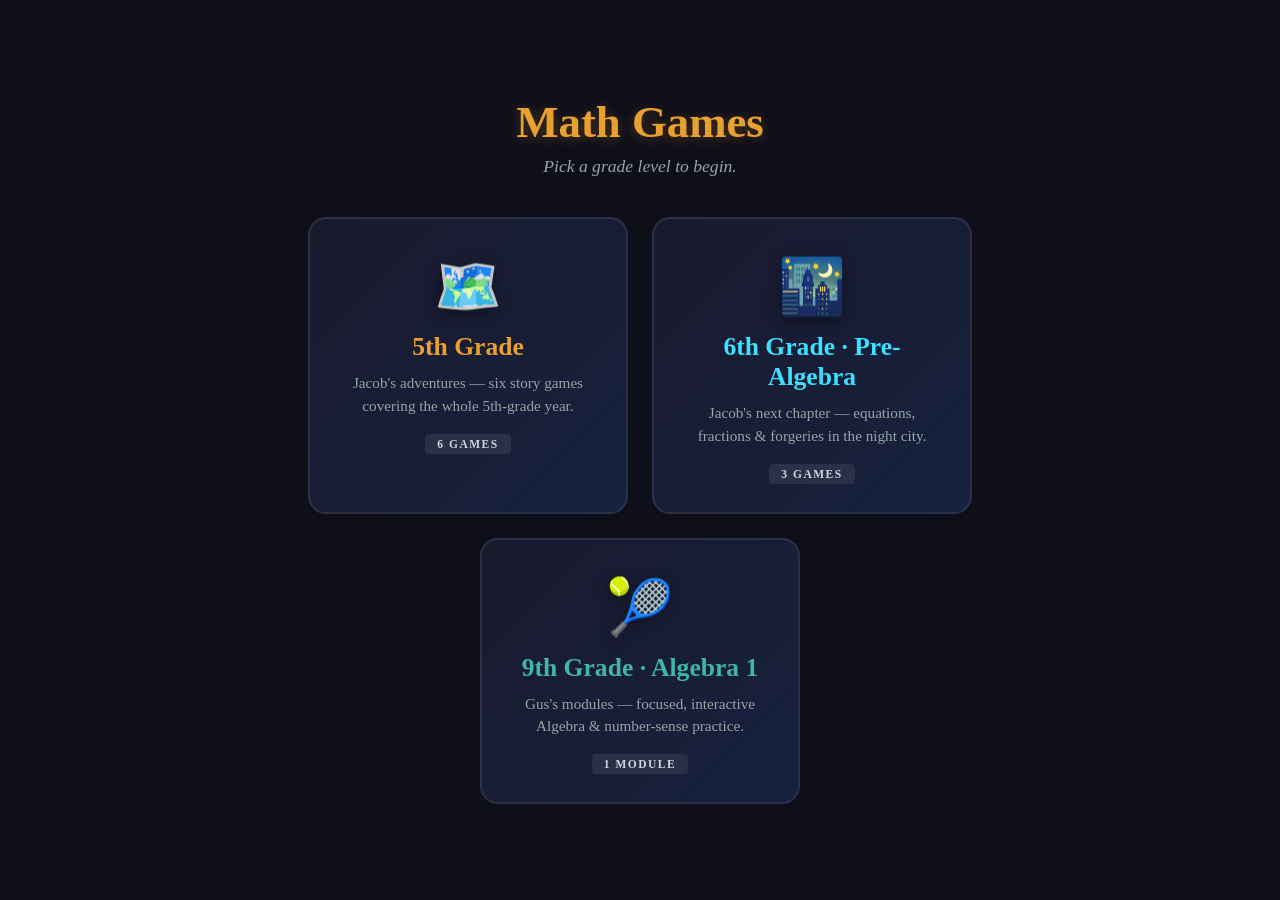
<file: index.html>
<!DOCTYPE html>
<html lang="en">
<head>
  <meta charset="UTF-8">
  <meta name="viewport" content="width=device-width, initial-scale=1.0">
  <title>Math Games</title>
  <link rel="stylesheet" href="hub-style.css?v=4">
</head>
<body>
  <div class="hub">
    <h1 class="hub-title">Math Games</h1>

    <!-- ==================== CATEGORY PICKER ==================== -->
    <section id="view-categories" class="hub-view active">
      <p class="hub-subtitle">Pick a grade level to begin.</p>
      <div class="category-cards">
        <button class="category-card grade5" data-cat="grade5">
          <div class="category-emoji">🗺️</div>
          <h2 class="category-title">5th Grade</h2>
          <p class="category-desc">Jacob's adventures — six story games covering the whole 5th-grade year.</p>
          <span class="category-count">6 games</span>
        </button>
        <button class="category-card grade6" data-cat="grade6">
          <div class="category-emoji">🌃</div>
          <h2 class="category-title">6th Grade · Pre-Algebra</h2>
          <p class="category-desc">Jacob's next chapter — equations, fractions &amp; forgeries in the night city.</p>
          <span class="category-count">3 games</span>
        </button>
        <button class="category-card grade9" data-cat="grade9">
          <div class="category-emoji">🎾</div>
          <h2 class="category-title">9th Grade · Algebra 1</h2>
          <p class="category-desc">Gus's modules — focused, interactive Algebra &amp; number-sense practice.</p>
          <span class="category-count">1 module</span>
        </button>
      </div>
    </section>

    <!-- ==================== 5TH GRADE ==================== -->
    <section id="view-grade5" class="hub-view">
      <div class="view-header">
        <button class="back-btn" data-back>← Grade levels</button>
        <h2 class="view-title">5th Grade</h2>
        <p class="view-subtitle">Choose your quest, adventurer…</p>
      </div>
      <div class="game-cards">
        <a href="muffin/" class="game-card muffin-card">
          <div class="card-icon">
            <svg width="80" height="80" viewBox="0 0 150 150" xmlns="http://www.w3.org/2000/svg">
              <ellipse cx="75" cy="100" rx="45" ry="32" fill="#A0794C"/>
              <ellipse cx="75" cy="105" rx="30" ry="18" fill="#C4A265"/>
              <ellipse cx="75" cy="68" rx="30" ry="25" fill="#A0794C"/>
              <ellipse cx="75" cy="78" rx="18" ry="12" fill="#B8935A"/>
              <ellipse cx="75" cy="73" rx="8" ry="5" fill="#5C3D1E"/>
              <circle cx="63" cy="60" r="4" fill="#2C1810"/>
              <circle cx="87" cy="60" r="4" fill="#2C1810"/>
              <circle cx="64" cy="59" r="1.5" fill="white"/>
              <circle cx="88" cy="59" r="1.5" fill="white"/>
              <path d="M 68 82 Q 75 88 82 82" fill="none" stroke="#5C3D1E" stroke-width="1.5"/>
              <path d="M 45 52 Q 50 30 75 28 Q 100 30 105 52 L 100 48 Q 75 38 50 48 Z" fill="#7A5C30"/>
              <rect x="50" y="46" width="50" height="4" rx="2" fill="#3E2712"/>
            </svg>
          </div>
          <h2 class="card-title">Muffin's Mystery Agency</h2>
          <p class="card-desc">Help Detective Muffin the capybara solve mysteries using decimal division!</p>
          <span class="card-tag detective">Detective</span>
        </a>
        <a href="quest/" class="game-card quest-card">
          <div class="card-icon">
            <svg width="80" height="80" viewBox="0 0 80 80" xmlns="http://www.w3.org/2000/svg">
              <!-- Shield -->
              <path d="M 40 8 L 65 18 L 65 45 Q 65 65 40 75 Q 15 65 15 45 L 15 18 Z" fill="#4a3728" stroke="#e8a030" stroke-width="2"/>
              <path d="M 40 14 L 59 22 L 59 43 Q 59 60 40 69 Q 21 60 21 43 L 21 22 Z" fill="#5c4033"/>
              <!-- Dragon emblem -->
              <path d="M 40 25 L 48 35 L 55 30 L 50 40 L 55 50 L 45 45 L 40 55 L 35 45 L 25 50 L 30 40 L 25 30 L 32 35 Z" fill="#e8a030"/>
              <!-- Crossed swords behind -->
              <line x1="10" y1="65" x2="35" y2="15" stroke="#888" stroke-width="3" stroke-linecap="round"/>
              <line x1="70" y1="65" x2="45" y2="15" stroke="#888" stroke-width="3" stroke-linecap="round"/>
              <circle cx="10" cy="65" r="4" fill="#e8a030"/>
              <circle cx="70" cy="65" r="4" fill="#e8a030"/>
            </svg>
          </div>
          <h2 class="card-title">Realms of Mathematica</h2>
          <p class="card-desc">Create a hero and embark on a D&D-inspired quest powered by math!</p>
          <span class="card-tag rpg">RPG Adventure</span>
        </a>
        <a href="naturalist/" class="game-card naturalist-card">
          <div class="card-icon">
            <svg width="80" height="80" viewBox="0 0 80 80" xmlns="http://www.w3.org/2000/svg">
              <!-- Notebook -->
              <rect x="14" y="14" width="50" height="52" fill="#3a2010" stroke="#1a1008" stroke-width="1.5" rx="2"/>
              <rect x="16" y="16" width="46" height="48" fill="#f0e3bd"/>
              <line x1="22" y1="16" x2="22" y2="64" stroke="#aa3838" stroke-width="0.5"/>
              <!-- Leaf sketched on page -->
              <ellipse cx="38" cy="40" rx="14" ry="8" fill="#7a8a48" transform="rotate(-20 38 40)"/>
              <line x1="50" y1="32" x2="26" y2="48" stroke="#3a2010" stroke-width="0.5"/>
              <!-- Magnifying glass -->
              <circle cx="58" cy="58" r="10" fill="rgba(170, 220, 200, 0.3)" stroke="#aa8838" stroke-width="2"/>
              <line x1="50" y1="66" x2="44" y2="72" stroke="#aa8838" stroke-width="2.5" stroke-linecap="round"/>
              <!-- Quill -->
              <path d="M 56 16 Q 70 28 66 50" stroke="#c47828" stroke-width="2" fill="none"/>
            </svg>
          </div>
          <h2 class="card-title">Foxglove Hollow</h2>
          <p class="card-desc">An apprentice naturalist's field notebook: line plots, fractions, and the first quadrant.</p>
          <span class="card-tag naturalist">Naturalist</span>
        </a>
        <a href="atlas/" class="game-card atlas-card">
          <div class="card-icon">
            <svg width="80" height="80" viewBox="0 0 80 80" xmlns="http://www.w3.org/2000/svg">
              <!-- Compass rose -->
              <circle cx="40" cy="40" r="34" fill="#eadba0" stroke="#5a3818" stroke-width="2"/>
              <circle cx="40" cy="40" r="28" fill="none" stroke="#7a5828" stroke-width="0.8"/>
              <text x="40" y="14" text-anchor="middle" fill="#5a3818" font-size="8" font-weight="bold">N</text>
              <text x="68" y="43" text-anchor="middle" fill="#5a3818" font-size="8" font-weight="bold">E</text>
              <text x="40" y="72" text-anchor="middle" fill="#5a3818" font-size="8" font-weight="bold">S</text>
              <text x="12" y="43" text-anchor="middle" fill="#5a3818" font-size="8" font-weight="bold">W</text>
              <polygon points="40,18 46,40 40,62 34,40" fill="#aa2222" stroke="#5a1010" stroke-width="0.6"/>
              <polygon points="18,40 40,34 62,40 40,46" fill="#5a3818" stroke="#3a2010" stroke-width="0.6"/>
              <circle cx="40" cy="40" r="3" fill="#aa8838" stroke="#3a2010" stroke-width="1"/>
            </svg>
          </div>
          <h2 class="card-title">Captain Cartwright's Atlas</h2>
          <p class="card-desc">Plot the coordinates, sort the shapes, decode the captain's ciphers — find the treasure!</p>
          <span class="card-tag atlas">Cartographer</span>
        </a>
        <a href="clockwork/" class="game-card clockwork-card">
          <div class="card-icon">
            <svg width="80" height="80" viewBox="0 0 80 80" xmlns="http://www.w3.org/2000/svg">
              <!-- Large brass gear -->
              <circle cx="34" cy="44" r="22" fill="#7a5018" stroke="#3a2010" stroke-width="1.5"/>
              <circle cx="34" cy="44" r="18" fill="#b8902a" stroke="#3a2010" stroke-width="1"/>
              <!-- Teeth -->
              <g fill="#7a5018">
                <rect x="32" y="18" width="4" height="6"/>
                <rect x="32" y="64" width="4" height="6"/>
                <rect x="8" y="42" width="6" height="4"/>
                <rect x="54" y="42" width="6" height="4"/>
                <rect x="14" y="22" width="6" height="4" transform="rotate(-45 17 24)"/>
                <rect x="48" y="22" width="6" height="4" transform="rotate(45 51 24)"/>
                <rect x="14" y="62" width="6" height="4" transform="rotate(45 17 64)"/>
                <rect x="48" y="62" width="6" height="4" transform="rotate(-45 51 64)"/>
              </g>
              <circle cx="34" cy="44" r="5" fill="#3a2010"/>
              <!-- Small copper gear -->
              <circle cx="60" cy="22" r="10" fill="#8a4818" stroke="#3a1810" stroke-width="1"/>
              <g fill="#8a4818">
                <rect x="58" y="8" width="4" height="4"/>
                <rect x="58" y="32" width="4" height="4"/>
                <rect x="46" y="20" width="4" height="4"/>
                <rect x="70" y="20" width="4" height="4"/>
              </g>
              <circle cx="60" cy="22" r="3" fill="#3a1810"/>
              <!-- Clock hands on big gear -->
              <line x1="34" y1="44" x2="34" y2="30" stroke="#1a1008" stroke-width="1.8" stroke-linecap="round"/>
              <line x1="34" y1="44" x2="44" y2="44" stroke="#1a1008" stroke-width="1.3" stroke-linecap="round"/>
            </svg>
          </div>
          <h2 class="card-title">The Clockmaker's Workshop</h2>
          <p class="card-desc">Read the gears, sort the shapes, plot the floor, untangle the rules. Build the tower clock.</p>
          <span class="card-tag clockmaker">Clockmaker</span>
        </a>
        <a href="chronicle/" class="game-card chronicle-card">
          <div class="card-icon">
            <svg width="80" height="80" viewBox="0 0 80 80" xmlns="http://www.w3.org/2000/svg">
              <!-- Open codex with star -->
              <path d="M 12 50 Q 26 42 40 44 Q 54 42 68 50 L 68 68 Q 54 60 40 62 Q 26 60 12 68 Z" fill="#3a1810" stroke="#1a0808" stroke-width="1.5"/>
              <path d="M 14 51 Q 26 44 40 46 L 40 64 Q 26 60 14 66 Z" fill="#f0e3bd" stroke="#3a2010" stroke-width="0.6"/>
              <path d="M 66 51 Q 54 44 40 46 L 40 64 Q 54 60 66 66 Z" fill="#f0e3bd" stroke="#3a2010" stroke-width="0.6"/>
              <rect x="38" y="45" width="4" height="20" fill="#5a1818"/>
              <!-- page squiggles -->
              <line x1="20" y1="52" x2="36" y2="50" stroke="#5a3818" stroke-width="0.6"/>
              <line x1="20" y1="56" x2="36" y2="54" stroke="#5a3818" stroke-width="0.6"/>
              <line x1="44" y1="50" x2="60" y2="52" stroke="#5a3818" stroke-width="0.6"/>
              <line x1="44" y1="54" x2="60" y2="56" stroke="#5a3818" stroke-width="0.6"/>
              <!-- star above -->
              <polygon points="40,8 44,22 58,22 47,30 51,44 40,36 29,44 33,30 22,22 36,22" fill="#d4a624" stroke="#3a2010" stroke-width="1"/>
              <polygon points="40,14 42,22 50,22 44,28 46,36 40,32 34,36 36,28 30,22 38,22" fill="#f0d27a"/>
              <!-- crossed sword + quill -->
              <line x1="4" y1="20" x2="22" y2="42" stroke="#888" stroke-width="2.5" stroke-linecap="round"/>
              <path d="M 76 20 Q 70 38 56 50" fill="none" stroke="#c47828" stroke-width="2"/>
            </svg>
          </div>
          <h2 class="card-title">Realms of Mathematica II</h2>
          <p class="card-desc">An RPG sequel: build a hero, brave the Sundered Quarry, recover the Codex. Six acts, all of 5th-grade math.</p>
          <span class="card-tag chronicle">Epic RPG</span>
        </a>
      </div>
    </section>

    <!-- ==================== 6TH GRADE ==================== -->
    <section id="view-grade6" class="hub-view">
      <div class="view-header">
        <button class="back-btn" data-back>← Grade levels</button>
        <h2 class="view-title">6th Grade · Pre-Algebra</h2>
        <p class="view-subtitle">The city needs a codebreaker…</p>
      </div>
      <div class="game-cards">
        <a href="nightfall/" class="game-card nightfall-card">
          <div class="card-icon">
            <svg width="80" height="80" viewBox="0 0 80 80" xmlns="http://www.w3.org/2000/svg">
              <!-- night sky + moon -->
              <circle cx="62" cy="13" r="7" fill="#f0e8c8"/>
              <circle cx="65" cy="11" r="6" fill="#0a0e1a"/>
              <!-- skyline -->
              <g fill="#131a2e">
                <rect x="4" y="22" width="8" height="26"/><rect x="14" y="14" width="7" height="34"/>
                <rect x="58" y="20" width="8" height="28"/><rect x="68" y="26" width="8" height="22"/>
              </g>
              <g fill="#3de0ff" opacity="0.75">
                <rect x="16" y="18" width="2" height="2"/><rect x="6" y="26" width="2" height="2"/>
                <rect x="61" y="24" width="2" height="2"/><rect x="70" y="30" width="2" height="2"/>
              </g>
              <!-- vault door -->
              <circle cx="40" cy="48" r="26" fill="#1a2440" stroke="#3de0ff" stroke-width="2"/>
              <circle cx="40" cy="48" r="20" fill="#131a2e" stroke="#26507a" stroke-width="1.2"/>
              <circle cx="40" cy="48" r="12" fill="none" stroke="#ffd23d" stroke-width="2.5"/>
              <line x1="40" y1="36" x2="40" y2="60" stroke="#ffd23d" stroke-width="2.5" stroke-linecap="round"/>
              <line x1="28" y1="48" x2="52" y2="48" stroke="#ffd23d" stroke-width="2.5" stroke-linecap="round"/>
              <circle cx="40" cy="48" r="4" fill="#ffd23d"/>
              <!-- bolts -->
              <circle cx="40" cy="25" r="1.6" fill="#3de0ff"/><circle cx="40" cy="71" r="1.6" fill="#3de0ff"/>
              <circle cx="17" cy="48" r="1.6" fill="#3de0ff"/><circle cx="63" cy="48" r="1.6" fill="#3de0ff"/>
            </svg>
          </div>
          <h2 class="card-title">NIGHTFALL</h2>
          <p class="card-desc">Join a crew of honest thieves and crack the Syndicate's vaults — equations, like terms, fractions, and forged ledgers. Muffin drives.</p>
          <span class="card-tag nightfall">Math Heist</span>
        </a>
        <a href="arearush/" class="game-card arearush-card">
          <div class="card-icon">
            <svg width="80" height="80" viewBox="0 0 80 80" xmlns="http://www.w3.org/2000/svg">
              <!-- sunset -->
              <circle cx="40" cy="34" r="20" fill="#ffd23d"/>
              <circle cx="40" cy="34" r="20" fill="url(#rushsun)"/>
              <defs>
                <linearGradient id="rushsun" x1="0" y1="0" x2="0" y2="1">
                  <stop offset="0%" stop-color="#ffd23d"/>
                  <stop offset="100%" stop-color="#ff3d8a"/>
                </linearGradient>
              </defs>
              <rect x="24" y="38" width="32" height="2.5" fill="#140a24"/>
              <rect x="20" y="44" width="40" height="2" fill="#140a24"/>
              <!-- road -->
              <path d="M 8 78 L 34 48 L 46 48 L 72 78 Z" fill="#1c1430"/>
              <line x1="40" y1="50" x2="40" y2="78" stroke="#ffd23d" stroke-width="2" stroke-dasharray="4 5"/>
              <!-- triangle + parallelogram road signs -->
              <path d="M 12 38 L 20 24 L 28 38 Z" fill="none" stroke="#3de0ff" stroke-width="2.5" stroke-linejoin="round"/>
              <path d="M 52 30 L 70 30 L 66 40 L 48 40 Z" fill="none" stroke="#3de0ff" stroke-width="2.5" stroke-linejoin="round"/>
              <!-- van -->
              <g transform="translate(28,56)">
                <rect x="0" y="4" width="24" height="11" rx="2.5" fill="#3de0ff"/>
                <rect x="2.5" y="0" width="15" height="8" rx="2" fill="#3de0ff"/>
                <rect x="4.5" y="1.5" width="6" height="5" rx="1.2" fill="#140a24"/>
                <circle cx="6" cy="16" r="3" fill="#140a24" stroke="#999" stroke-width="1"/>
                <circle cx="19" cy="16" r="3" fill="#140a24" stroke="#999" stroke-width="1"/>
              </g>
            </svg>
          </div>
          <h2 class="card-title">Muffin's Rush</h2>
          <p class="card-desc">90-second speed runs — triangle &amp; parallelogram areas, shaded flags, surface area &amp; volume of prisms. Beat your record; Muffin drives as fast as you solve. Printable sheets included.</p>
          <span class="card-tag arearush">Speed Arcade</span>
        </a>
        <a href="foodtruck/" class="game-card foodtruck-card">
          <div class="card-icon">
            <svg width="80" height="80" viewBox="0 0 80 80" xmlns="http://www.w3.org/2000/svg">
              <!-- truck body -->
              <rect x="6" y="24" width="50" height="34" rx="5" fill="#e4572e" stroke="#2b2118" stroke-width="2"/>
              <path d="M56 36 h10 q5 0 6 5 l3 9 v8 h-19 z" fill="#e4572e" stroke="#2b2118" stroke-width="2" stroke-linejoin="round"/>
              <rect x="59" y="39" width="9" height="8" rx="1.5" fill="#bfe6f5"/>
              <!-- awning -->
              <path d="M10 24 h42 l-3 7 h-36 z" fill="#fffaf0" stroke="#2b2118" stroke-width="1.5"/>
              <path d="M15 24 h6 l-1 7 h-6 z M27 24 h6 l-0.5 7 h-6 z M39 24 h6 l0 7 h-6 z" fill="#2bb39a"/>
              <!-- chalkboard window -->
              <rect x="12" y="33" width="38" height="16" rx="2" fill="#233d30" stroke="#8a5a32" stroke-width="1.5"/>
              <text x="31" y="44" text-anchor="middle" font-family="Chalkboard SE, Marker Felt, Comic Sans MS, cursive" font-size="8" fill="#ffe08a">4 : 5</text>
              <!-- wheels -->
              <circle cx="20" cy="60" r="7" fill="#2b2118"/><circle cx="20" cy="60" r="2.5" fill="#c9c2b4"/>
              <circle cx="62" cy="60" r="7" fill="#2b2118"/><circle cx="62" cy="60" r="2.5" fill="#c9c2b4"/>
              <!-- sign -->
              <rect x="16" y="10" width="30" height="10" rx="3" fill="#fffaf0" stroke="#2b2118" stroke-width="1.5"/>
              <text x="31" y="18" text-anchor="middle" font-family="Arial, sans-serif" font-weight="bold" font-size="6.5" fill="#e4572e">EATS</text>
            </svg>
          </div>
          <h2 class="card-title">Muffin's Food Truck</h2>
          <p class="card-desc">Ratio tables, unit prices &amp; GCFs of big numbers. Set the table from the menu board, find the row with a 1, shrink giant recipes, and earn tips. Printable sheets included.</p>
          <span class="card-tag foodtruck">Ratio Diner</span>
        </a>
      </div>
    </section>

    <!-- ==================== 9TH GRADE ==================== -->
    <section id="view-grade9" class="hub-view">
      <div class="view-header">
        <button class="back-btn" data-back>← Grade levels</button>
        <h2 class="view-title">9th Grade · Algebra 1</h2>
        <p class="view-subtitle">Focused, interactive Algebra modules.</p>
      </div>
      <div class="game-cards">
        <a href="simplifying-radicals/" class="game-card simplifying-radicals-card">
          <div class="card-icon">
            <svg width="80" height="80" viewBox="0 0 80 80" xmlns="http://www.w3.org/2000/svg">
              <!-- radical sign with index 3 -->
              <text x="8" y="34" fill="#2bb39a" font-family="Trebuchet MS, sans-serif" font-size="12" font-weight="bold">3</text>
              <path d="M 16 44 L 24 44 L 34 66 L 48 18 L 72 18" fill="none" stroke="#d8f045" stroke-width="4" stroke-linecap="round" stroke-linejoin="round"/>
              <!-- couple + triple chips under the radicand -->
              <ellipse cx="44" cy="40" rx="13" ry="8" fill="none" stroke="#f0e3bd" stroke-width="1.2" stroke-dasharray="3 2"/>
              <circle cx="39" cy="40" r="5" fill="#28a07f"/>
              <circle cx="49" cy="40" r="5" fill="#28a07f"/>
              <circle cx="58" cy="52" r="5" fill="#2f6f5c"/>
              <circle cx="44" cy="52" r="5" fill="#2f6f5c"/>
              <circle cx="51" cy="52" r="5" fill="#2f6f5c"/>
            </svg>
          </div>
          <h2 class="card-title">Simplifying Radicals</h2>
          <p class="card-desc">Square &amp; cube roots with factor trees — couples or triples go out, singles stay in. Learn → Practice → Quiz. No calculator.</p>
          <span class="card-tag simplifying-radicals">Algebra · Radicals</span>
        </a>
      </div>
    </section>
  </div>

  <script>
    (function () {
      var views = {
        categories: document.getElementById('view-categories'),
        grade5: document.getElementById('view-grade5'),
        grade6: document.getElementById('view-grade6'),
        grade9: document.getElementById('view-grade9')
      };
      function show(name) {
        Object.keys(views).forEach(function (k) { views[k].classList.remove('active'); });
        (views[name] || views.categories).classList.add('active');
        window.scrollTo(0, 0);
        if (name === 'categories') { history.replaceState(null, '', '#'); }
        else { history.replaceState(null, '', '#' + name); }
      }
      document.querySelectorAll('.category-card').forEach(function (btn) {
        btn.addEventListener('click', function () { show(btn.getAttribute('data-cat')); });
      });
      document.querySelectorAll('[data-back]').forEach(function (btn) {
        btn.addEventListener('click', function () { show('categories'); });
      });
      // deep-link support: #grade5 / #grade6 / #grade9
      var h = (window.location.hash || '').replace('#', '');
      if (h === 'grade5' || h === 'grade6' || h === 'grade9') show(h);
    })();
  </script>
</body>
</html>
</file>
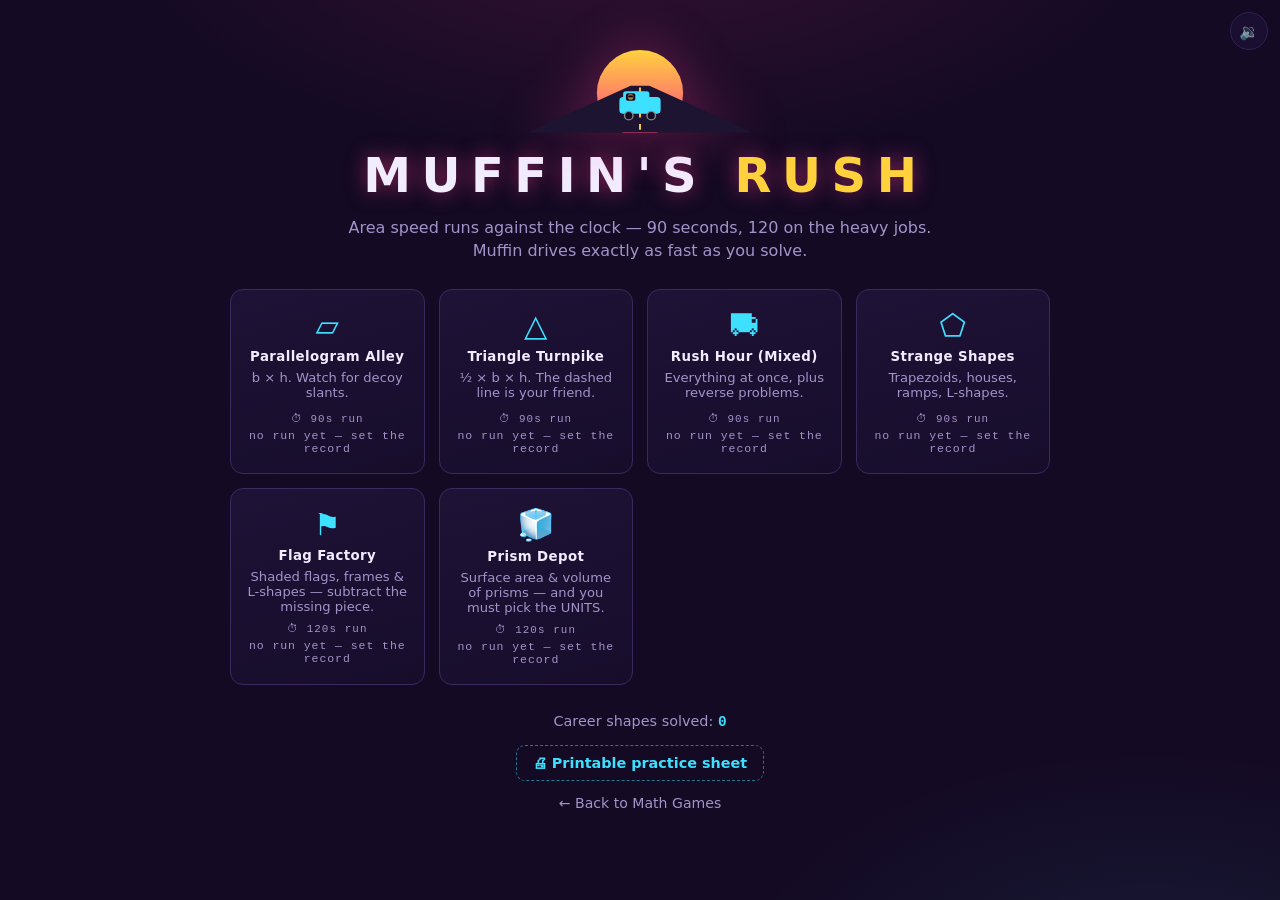
<file: arearush/index.html>
<!DOCTYPE html>
<html lang="en">
<head>
  <meta charset="UTF-8">
  <meta name="viewport" content="width=device-width, initial-scale=1.0">
  <title>Muffin's Rush — Area Speed Runs</title>
  <link rel="icon" href="data:image/svg+xml,<svg xmlns='http://www.w3.org/2000/svg' viewBox='0 0 100 100'><text y='.9em' font-size='90'>🚐</text></svg>">
  <link rel="stylesheet" href="style.css?v=3">
</head>
<body>

  <button id="btn-mute" class="sfx-toggle" title="Sound on/off">🔊</button>

  <!-- ==================== GARAGE ==================== -->
  <div id="screen-garage" class="screen active">
    <div class="garage-content">
      <div class="title-art">
        <svg viewBox="0 0 320 120" xmlns="http://www.w3.org/2000/svg">
          <!-- sunset sun -->
          <circle cx="160" cy="78" r="46" fill="url(#sun)"/>
          <defs>
            <linearGradient id="sun" x1="0" y1="0" x2="0" y2="1">
              <stop offset="0%" stop-color="#ffd23d"/>
              <stop offset="100%" stop-color="#ff3d8a"/>
            </linearGradient>
          </defs>
          <rect x="110" y="88" width="100" height="4" fill="#140a24"/>
          <rect x="104" y="98" width="112" height="3" fill="#140a24"/>
          <!-- road -->
          <path d="M 40 120 L 150 70 L 170 70 L 280 120 Z" fill="#1c1430"/>
          <line x1="160" y1="72" x2="160" y2="120" stroke="#ffd23d" stroke-width="2" stroke-dasharray="6 7"/>
          <!-- van -->
          <g transform="translate(138,76)">
            <rect x="0" y="6" width="44" height="18" rx="4" fill="#3de0ff"/>
            <rect x="4" y="0" width="28" height="12" rx="3" fill="#3de0ff"/>
            <rect x="7" y="2" width="10" height="8" rx="2" fill="#140a24"/>
            <circle cx="12" cy="6" r="3" fill="#a0794c"/>
            <rect x="9.5" y="4.5" width="5" height="2" rx="1" fill="#000"/>
            <circle cx="10" cy="26" r="4.5" fill="#140a24" stroke="#888" stroke-width="1.5"/>
            <circle cx="34" cy="26" r="4.5" fill="#140a24" stroke="#888" stroke-width="1.5"/>
          </g>
        </svg>
      </div>
      <h1 class="game-title">MUFFIN'S <span class="emph">RUSH</span></h1>
      <p class="subtitle">Area speed runs against the clock — 90 seconds, 120 on the heavy jobs.<br>Muffin drives exactly as fast as you solve.</p>
      <div id="mode-list" class="mode-list"></div>
      <div class="garage-footer">
        <span class="garage-total-line">Career shapes solved: <b id="garage-total">0</b></span>
        <button id="btn-print" class="btn btn-ghostly">🖨 Printable practice sheet</button>
        <a href="../#grade6" class="btn-link">← Back to Math Games</a>
      </div>
    </div>
  </div>

  <!-- ==================== PLAY ==================== -->
  <div id="screen-play" class="screen">
    <div class="play-top">
      <button id="btn-quit" class="btn-nav" title="Back to garage">←</button>
      <span id="play-mode-name" class="play-mode-name"></span>
      <div class="hud">
        <div class="hud-cell"><span class="hud-label">SCORE</span><span id="hud-score" class="hud-score">0</span></div>
        <span id="hud-mult" class="mult-chip m1">×1</span>
        <div class="hud-cell"><span class="hud-label">SOLVED</span><span id="hud-solved" class="hud-solved">0</span></div>
        <div class="hud-cell"><span class="hud-label">TIME</span><span id="hud-time" class="hud-time">90s</span></div>
      </div>
    </div>

    <div class="road">
      <div class="road-line"></div>
      <div id="van" class="van">🚐</div>
      <div class="road-flag">🏁</div>
    </div>

    <div id="play-card" class="play-card">
      <div id="problem-prompt" class="problem-prompt"></div>
      <div id="shape-box" class="shape-box"></div>
      <div class="nts">diagram not to scale</div>
      <div id="formula-hint" class="formula-hint" style="display:none;"></div>
      <div class="answer-row">
        <input id="answer-input" class="answer-input" type="text" inputmode="decimal" autocomplete="off" spellcheck="false" placeholder="?">
        <button id="btn-go" class="btn btn-go">GO</button>
      </div>
      <div id="unit-row" class="unit-row" style="display:none;">
        <button class="unit-btn" data-pow="1">cm</button>
        <button class="unit-btn" data-pow="2">cm²</button>
        <button class="unit-btn" data-pow="3">cm³</button>
      </div>
      <div id="play-feedback" class="play-feedback"></div>
      <div class="kbd-row">
        <span class="kbd-tip">Type the answer · <b>Enter</b> = GO</span>
        <button id="numpad-toggle" class="numpad-toggle" type="button"></button>
      </div>
      <div id="keypad" class="keypad">
        <button class="key" data-k="7">7</button><button class="key" data-k="8">8</button><button class="key" data-k="9">9</button>
        <button class="key" data-k="4">4</button><button class="key" data-k="5">5</button><button class="key" data-k="6">6</button>
        <button class="key" data-k="1">1</button><button class="key" data-k="2">2</button><button class="key" data-k="3">3</button>
        <button class="key key-fn" data-k=".">.</button><button class="key" data-k="0">0</button><button class="key key-fn" data-k="del">⌫</button>
      </div>
    </div>

    <div id="countdown" class="countdown" style="display:none;">3</div>
  </div>

  <!-- ==================== RESULTS ==================== -->
  <div id="screen-results" class="screen">
    <div class="results-content">
      <div class="results-stamp">RUN<br>COMPLETE</div>
      <h2 id="results-mode" class="results-mode"></h2>
      <div class="res-score-big" id="res-score">0</div>
      <div id="res-badges" class="res-badges"></div>
      <div class="res-grid">
        <div class="res-cell"><span class="res-num" id="res-solved">0</span><span class="res-lab">shapes solved</span></div>
        <div class="res-cell"><span class="res-num" id="res-acc">0%</span><span class="res-lab">first-try accuracy</span></div>
        <div class="res-cell"><span class="res-num" id="res-avg">—</span><span class="res-lab">avg per shape</span></div>
        <div class="res-cell"><span class="res-num" id="res-streak">0</span><span class="res-lab">best streak</span></div>
      </div>
      <p id="res-verdict" class="res-verdict"></p>
      <div class="res-buttons">
        <button id="btn-again" class="btn btn-go">Run it again</button>
        <button id="btn-garage" class="btn btn-ghostly">Garage</button>
      </div>
    </div>
  </div>

  <!-- Scripts — order matters -->
  <script src="problems.js?v=2"></script>
  <script src="sfx.js?v=3"></script>
  <script src="game.js?v=4"></script>
</body>
</html>
</file>
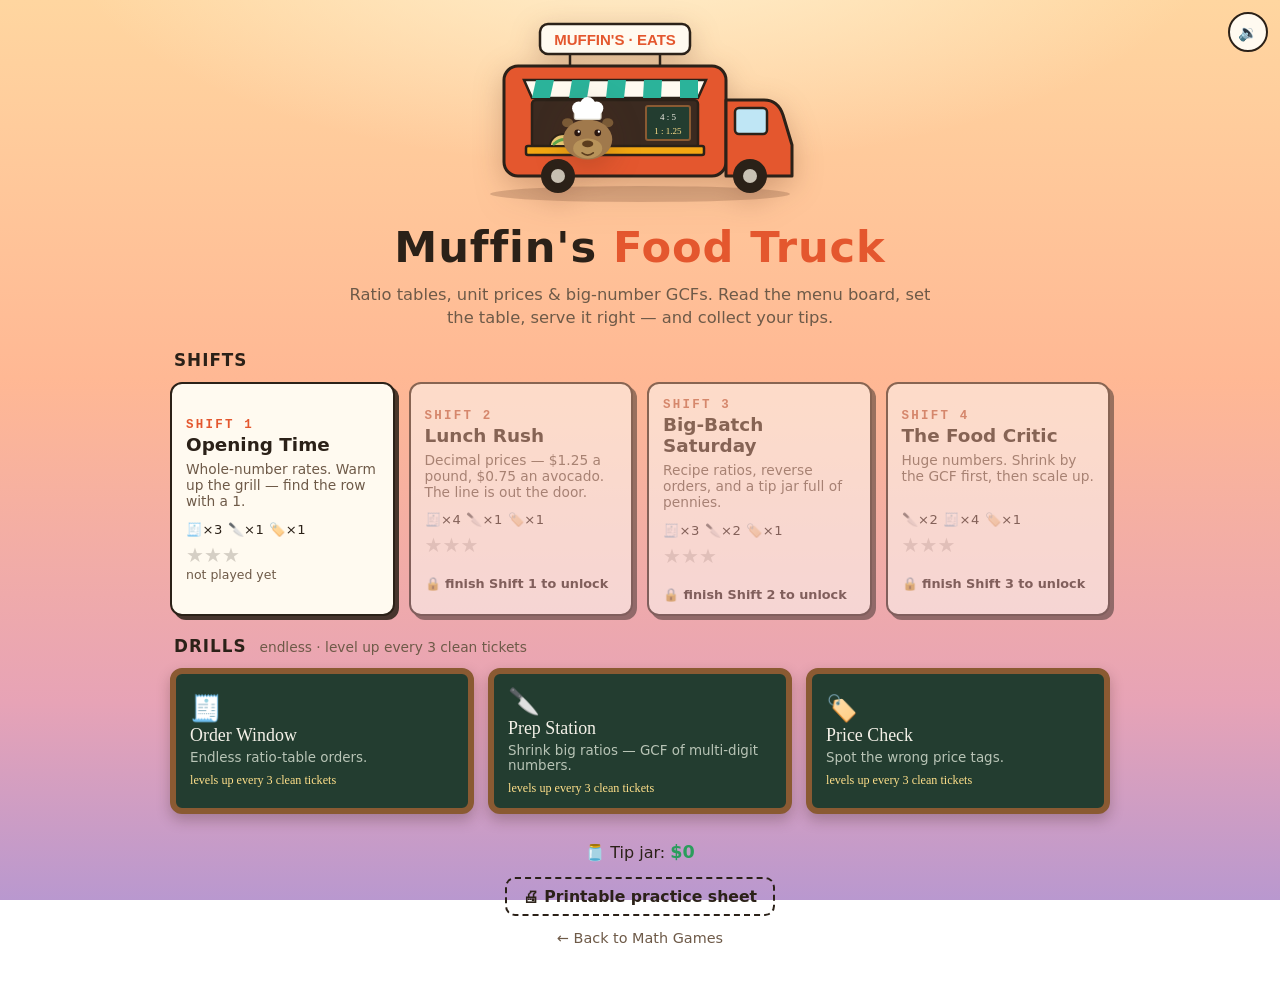
<file: foodtruck/index.html>
<!DOCTYPE html>
<html lang="en">
<head>
  <meta charset="UTF-8">
  <meta name="viewport" content="width=device-width, initial-scale=1.0">
  <title>Muffin's Food Truck — Ratio Tables</title>
  <link rel="icon" href="data:image/svg+xml,<svg xmlns='http://www.w3.org/2000/svg' viewBox='0 0 100 100'><text y='.9em' font-size='90'>🌮</text></svg>">
  <link rel="stylesheet" href="style.css?v=3">
</head>
<body>

  <button id="btn-mute" class="sfx-toggle" title="Sound on/off">🔊</button>

  <!-- ==================== MENU ==================== -->
  <div id="screen-menu" class="screen active">
    <div class="menu-content">
      <div class="title-art">
        <svg viewBox="0 0 340 190" xmlns="http://www.w3.org/2000/svg" aria-hidden="true">
          <ellipse cx="170" cy="176" rx="150" ry="8" fill="rgba(60,30,20,0.18)"/>
          <!-- sign -->
          <rect x="70" y="6" width="150" height="30" rx="8" fill="#fffaf0" stroke="#2b2118" stroke-width="2.5"/>
          <text x="145" y="27" text-anchor="middle" font-family="Avenir Next, Arial, sans-serif" font-weight="800" font-size="15" fill="#e4572e">MUFFIN'S · EATS</text>
          <line x1="100" y1="36" x2="100" y2="48" stroke="#2b2118" stroke-width="2.5"/>
          <line x1="190" y1="36" x2="190" y2="48" stroke="#2b2118" stroke-width="2.5"/>
          <!-- body -->
          <rect x="34" y="48" width="222" height="110" rx="14" fill="#e4572e" stroke="#2b2118" stroke-width="3"/>
          <!-- cab -->
          <path d="M256 82 h38 q14 0 19 15 l9 30 v31 h-66 z" fill="#e4572e" stroke="#2b2118" stroke-width="3" stroke-linejoin="round"/>
          <rect x="265" y="90" width="32" height="26" rx="4" fill="#bfe6f5" stroke="#2b2118" stroke-width="2.5"/>
          <!-- awning -->
          <g stroke="#2b2118" stroke-width="2.5">
            <path d="M54 62 h182 l-8 18 h-166 z" fill="#fffaf0"/>
          </g>
          <g fill="#2bb39a">
            <path d="M66 62 h18 l-4 18 h-18 z"/><path d="M102 62 h18 l-3 18 h-18 z"/>
            <path d="M138 62 h18 l-2 18 h-18 z"/><path d="M174 62 h18 l-1 18 h-18 z"/>
            <path d="M210 62 h18 l0 18 h-18 z"/>
          </g>
          <!-- window -->
          <rect x="62" y="82" width="166" height="48" rx="4" fill="#3b2a20" stroke="#2b2118" stroke-width="2.5"/>
          <!-- counter -->
          <rect x="56" y="128" width="178" height="9" rx="2" fill="#f3a712" stroke="#2b2118" stroke-width="2.5"/>
          <!-- menu chalkboard on window -->
          <rect x="176" y="88" width="44" height="34" rx="2" fill="#233d30" stroke="#8a5a32" stroke-width="2"/>
          <text x="198" y="102" text-anchor="middle" font-family="Chalkboard SE, Marker Felt, Comic Sans MS, cursive" font-size="9" fill="#f4f1e8">4 : 5</text>
          <text x="198" y="116" text-anchor="middle" font-family="Chalkboard SE, Marker Felt, Comic Sans MS, cursive" font-size="9" fill="#ffe08a">1 : 1.25</text>
          <!-- wheels -->
          <circle cx="88" cy="158" r="17" fill="#2b2118"/><circle cx="88" cy="158" r="7" fill="#c9c2b4"/>
          <circle cx="280" cy="158" r="17" fill="#2b2118"/><circle cx="280" cy="158" r="7" fill="#c9c2b4"/>
          <!-- taco on counter -->
          <path d="M80 128 a14 12 0 0 1 28 0 z" fill="#f3d27a" stroke="#2b2118" stroke-width="1.8"/>
          <path d="M84 126 q10 -9 20 0" fill="none" stroke="#5fae4f" stroke-width="3" stroke-linecap="round"/>
        </svg>
        <div id="title-muffin" class="title-muffin"></div>
      </div>
      <h1 class="game-title">Muffin's <span>Food Truck</span></h1>
      <p class="subtitle">Ratio tables, unit prices &amp; big-number GCFs. Read the menu board, set the table, serve it right — and collect your tips.</p>

      <h2 class="sec-title">Shifts</h2>
      <div id="shift-list" class="shift-list"></div>

      <h2 class="sec-title">Drills <span>endless · level up every 3 clean tickets</span></h2>
      <div id="drill-list" class="drill-list"></div>

      <div class="menu-footer">
        <span class="tipjar">🫙 Tip jar: <b id="menu-tips">$0</b></span>
        <button id="btn-print" class="btn btn-ghost">🖨 Printable practice sheet</button>
        <a href="../#grade6" class="btn-link">← Back to Math Games</a>
      </div>
    </div>
  </div>

  <!-- ==================== PLAY ==================== -->
  <div id="screen-play" class="screen">
    <div class="play-top">
      <button id="btn-back" class="btn-nav" title="Back">←</button>
      <span id="play-title" class="play-title"></span>
      <div class="hud">
        <div class="hud-cell"><span class="hud-label">TIPS</span><span id="hud-tips" class="hud-tips">$0</span></div>
        <div class="hud-cell"><span id="hud-prog" class="hud-prog"></span></div>
      </div>
    </div>
    <div id="rail" class="rail"></div>

    <div class="play-main">
      <aside id="ticket" class="ticket">
        <div class="tk-head"><span id="tk-type" class="tk-type">ORDER</span><span id="tk-num" class="tk-num"></span></div>
        <div class="tk-customer">
          <span id="tk-face" class="tk-face"></span>
          <div class="tk-who">
            <div id="tk-name" class="tk-name"></div>
            <div class="pat"><div id="pat-fill" class="pat-fill"></div></div>
          </div>
          <span id="tk-mood" class="tk-mood">😀</span>
        </div>
        <div class="tk-board"><span id="tk-board-label" class="tk-board-label">MENU BOARD</span><div id="tk-board"></div></div>
        <div id="tk-bubble" class="tk-bubble"></div>
        <button id="btn-hint" class="btn-hint" type="button">🐾 Ask Muffin <span>−$1 tip</span></button>
        <div id="hint-box" class="hint-box" style="display:none;"></div>
        <div id="tk-stamp" class="tk-stamp" style="display:none;"></div>
        <div id="tk-tipline" class="tk-tipline"></div>
      </aside>

      <section class="work">
        <div id="recap" class="recap"></div>
        <div id="workspace" class="workspace"></div>
        <div class="dock">
          <div id="fb" class="fb"></div>
          <div id="next-row" class="next-row" style="display:none;">
            <button id="btn-next" class="btn btn-go" type="button">Next ticket →</button>
          </div>
        </div>
        <div id="kbd-row" class="kbd-row">
          <span id="kbd-tip" class="kbd-tip"></span>
          <button id="numpad-toggle" class="numpad-toggle" type="button"></button>
        </div>
        <div id="keypad" class="keypad">
          <button class="key" data-k="7" type="button">7</button><button class="key" data-k="8" type="button">8</button><button class="key" data-k="9" type="button">9</button>
          <button class="key" data-k="4" type="button">4</button><button class="key" data-k="5" type="button">5</button><button class="key" data-k="6" type="button">6</button>
          <button class="key" data-k="1" type="button">1</button><button class="key" data-k="2" type="button">2</button><button class="key" data-k="3" type="button">3</button>
          <button class="key key-fn" data-k="." type="button">.</button><button class="key" data-k="0" type="button">0</button><button class="key key-fn" data-k="del" type="button">⌫</button>
          <button class="key key-enter" data-k="enter" type="button">Enter ↵</button>
        </div>
      </section>
    </div>
  </div>

  <!-- ==================== RESULTS ==================== -->
  <div id="screen-results" class="screen">
    <div class="results-card">
      <div id="res-stamp" class="res-stamp"></div>
      <h2 id="res-title" class="res-title"></h2>
      <div id="res-stars" class="res-stars"></div>
      <div class="res-tips"><span>TIPS EARNED</span><b id="res-tips">$0</b></div>
      <div id="res-badges" class="res-badges"></div>
      <div id="res-grid" class="res-grid"></div>
      <p id="res-verdict" class="res-verdict"></p>
      <div class="res-buttons">
        <button id="btn-again" class="btn btn-go" type="button">Run it again</button>
        <button id="btn-nextshift" class="btn btn-chalk" type="button">Next shift →</button>
        <button id="btn-menu" class="btn btn-ghost" type="button">Back to the truck</button>
      </div>
    </div>
  </div>

  <div id="levelup" class="levelup" style="display:none;"></div>

  <script src="ratio.js?v=1"></script>
  <script src="sfx.js?v=2"></script>
  <script src="game.js?v=3"></script>
</body>
</html>
</file>
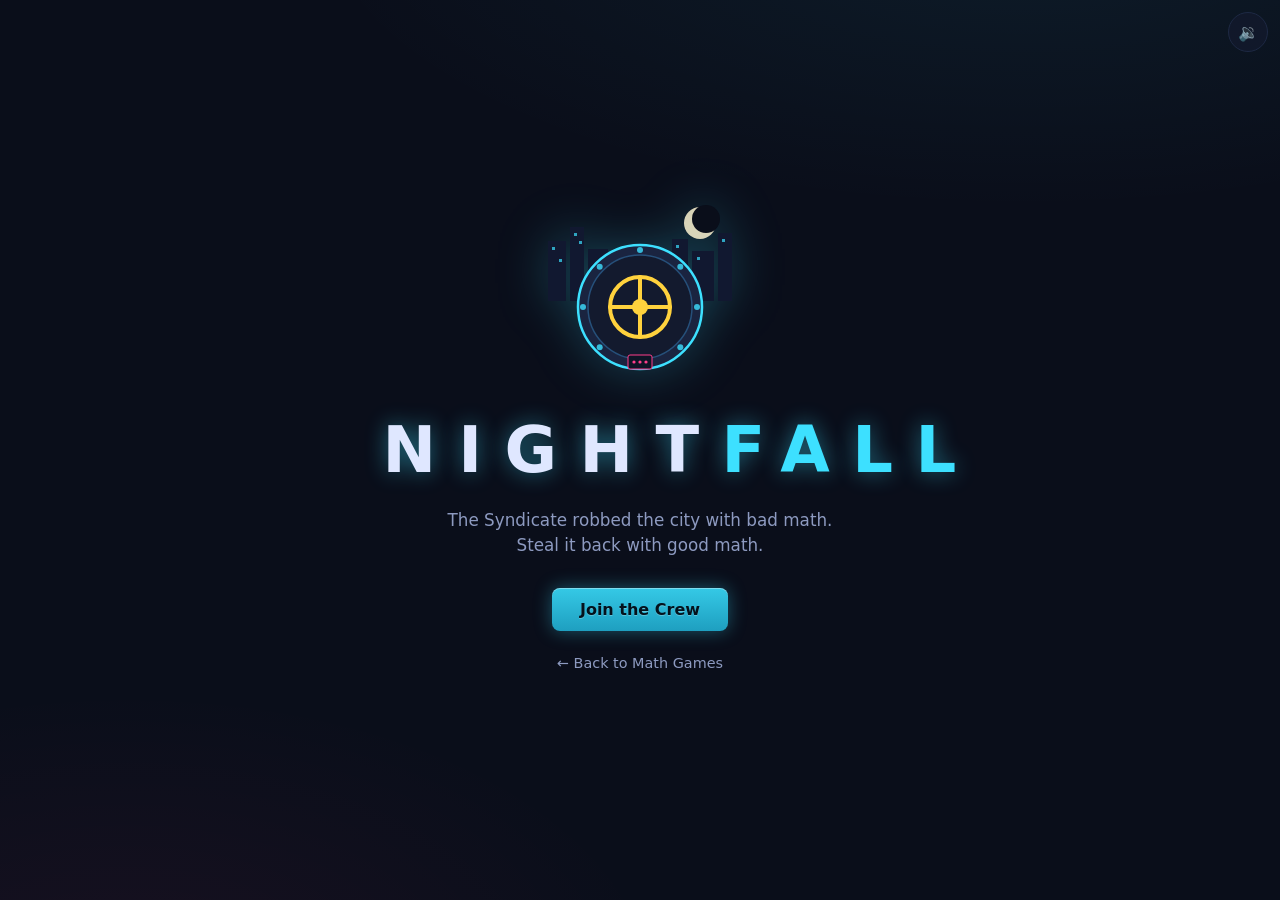
<file: nightfall/index.html>
<!DOCTYPE html>
<html lang="en">
<head>
  <meta charset="UTF-8">
  <meta name="viewport" content="width=device-width, initial-scale=1.0">
  <title>NIGHTFALL — A Math Heist</title>
  <link rel="stylesheet" href="style.css?v=3">
</head>
<body>

  <button id="btn-mute" class="sfx-toggle" title="Sound on/off">🔊</button>

  <!-- ==================== TITLE ==================== -->
  <div id="screen-title" class="screen active">
    <div class="title-content">
      <div class="title-emblem" id="title-emblem"></div>
      <h1 class="game-title">NIGHT<span class="title-emph">FALL</span></h1>
      <p class="subtitle">The Syndicate robbed the city with bad math.<br>Steal it back with good math.</p>
      <button id="btn-start" class="btn btn-neon">Join the Crew</button>
      <a href="../" class="btn-link">← Back to Math Games</a>
    </div>
  </div>

  <!-- ==================== SLOT PICKER ==================== -->
  <div id="screen-slots" class="screen">
    <div class="screen-header">
      <h2>Crew Dossiers</h2>
      <p class="header-subtitle">Pick your file. The crew keeps three.</p>
    </div>
    <div id="slots-list" class="slots-list"></div>
    <button id="btn-slots-back" class="btn btn-secondary">Back</button>
  </div>

  <!-- ==================== JOB BOARD ==================== -->
  <div id="screen-jobs" class="screen">
    <div class="screen-header">
      <h2>The Safehouse Board</h2>
      <div class="board-status">
        <div class="board-stat"><span class="board-label">TAKE RETURNED</span><span id="board-cash" class="board-cash">$0</span></div>
        <div class="board-stat"><span class="board-label">RANK</span><span id="board-rank" class="board-rank">LOOKOUT</span></div>
        <span id="board-next-rank" class="board-next"></span>
        <button id="btn-switch-slot" class="btn btn-ghostly">Switch dossier</button>
      </div>
    </div>
    <div id="job-list" class="job-list"></div>
    <button id="btn-jobs-back" class="btn btn-secondary">Back to Dossiers</button>
  </div>

  <!-- ==================== BRIEFING OVERLAY ==================== -->
  <div id="briefing-overlay" class="overlay" style="display:none;">
    <div class="overlay-content briefing-content">
      <div class="briefing-codename" id="briefing-codename"></div>
      <h2 id="briefing-title" class="briefing-title"></h2>
      <div id="briefing-text" class="briefing-text"></div>
      <button id="btn-briefing-go" class="btn btn-neon">We go on your signal →</button>
    </div>
  </div>

  <!-- ==================== ALARM OVERLAY ==================== -->
  <div id="alarm-overlay" class="overlay alarm" style="display:none;">
    <div class="overlay-content alarm-content">
      <div class="alarm-siren">🚨</div>
      <h2 class="alarm-title">ALARM TRIPPED</h2>
      <p class="alarm-text">Muffin guns the van around the block while the heat dies down. Nobody says anything. Muffin's disappointment is total.</p>
      <p id="alarm-lost" class="alarm-lost"></p>
      <button id="btn-alarm-continue" class="btn btn-neon">Back in through the side door</button>
    </div>
  </div>

  <!-- ==================== CHALLENGE ==================== -->
  <div id="screen-challenge" class="screen">
    <div class="game-top-bar">
      <div class="job-title-bar">
        <button id="btn-game-back" class="btn-nav" title="Back to the safehouse">←</button>
        <span id="game-job-title"></span>
      </div>
      <div class="hud">
        <div class="hud-heat">
          <span class="hud-label">HEAT</span>
          <div class="heat-track"><div id="heat-fill" class="heat-fill"></div></div>
        </div>
        <div class="hud-take">
          <span class="hud-label">TAKE</span>
          <span id="take-amount" class="take-amount">$0</span>
        </div>
        <span id="streak-chip" class="streak-chip" style="display:none;"></span>
        <div class="progress-indicator">Lock <span id="progress-current">1</span>/<span id="progress-total">9</span></div>
      </div>
    </div>

    <div id="lock-pips" class="lock-pips"></div>

    <div id="timer-bar" class="timer-bar" style="display:none;">
      <span class="timer-icon">👮</span>
      <div class="timer-track"><div id="timer-fill" class="timer-fill"></div></div>
      <span id="timer-count" class="timer-count"></span>
    </div>

    <div class="game-main">
      <div id="challenge-story" class="challenge-story"></div>
      <div id="challenge-prompt" class="challenge-prompt"></div>
      <div id="challenge-area" class="challenge-area"></div>
      <div id="hint-box" class="hint-box" style="display:none;"></div>
      <div class="dock">
        <div id="challenge-feedback" class="challenge-feedback"></div>
        <div class="challenge-controls">
          <button id="btn-hint" class="btn btn-ghostly" style="display:none;">📻 Radio the crew</button>
          <button id="btn-check" class="btn btn-neon">Crack it</button>
          <button id="btn-continue" class="btn btn-neon" style="display:none;">Move →</button>
        </div>
      </div>
      <div class="kbd-row">
        <span class="kbd-tip">Type with the keyboard · <b>Enter</b> = Crack it · <b>-</b> for negatives</span>
        <button id="numpad-toggle" class="numpad-toggle" type="button"></button>
      </div>
    </div>
  </div>

  <!-- ==================== PAYOUT ==================== -->
  <div id="screen-payout" class="screen">
    <div class="payout-content">
      <div class="payout-stamp">JOB<br>PULLED</div>
      <h2 class="payout-title" id="payout-job-title"></h2>
      <div id="payout-lines" class="payout-lines"></div>
      <div id="payout-rank" class="payout-rank"></div>
      <div id="payout-outro" class="payout-outro"></div>
      <button id="btn-payout-continue" class="btn btn-neon">Back to the Safehouse</button>
    </div>
  </div>

  <!-- ==================== FINALE ==================== -->
  <div id="screen-final" class="screen">
    <div class="final-content">
      <div class="final-stamp">CITY<br>PAID BACK</div>
      <h2 class="final-title">Sunrise on Ninth Street</h2>
      <div class="final-text">
        <p>The Syndicate's tower is dark. Their books are ash. Their vault is a very large, very empty room with excellent acoustics.</p>
        <p>Down on Ninth Street, the sun comes up on a city with its money back. Ace folds the last blueprint and slides it across the diner table to you.</p>
        <p>"Every lock they had," Ace says. "Distribution, negatives, fractions, forgeries — you cracked all of it. The city doesn't know your name, Cipher. But it's spending your work this morning."</p>
        <p>Outside, the van is waiting. Muffin lowers the sunglasses one inch, looks at you over the top of them, and nods.</p>
        <p><em>Highest honor there is.</em></p>
      </div>
      <button id="btn-final-back" class="btn btn-neon">Back to the Title</button>
    </div>
  </div>

  <!-- Scripts — order matters -->
  <script src="jobs.js?v=2"></script>
  <script src="sfx.js?v=2"></script>
  <script src="challenges.js?v=2"></script>
  <script src="game.js?v=4"></script>
</body>
</html>
</file>
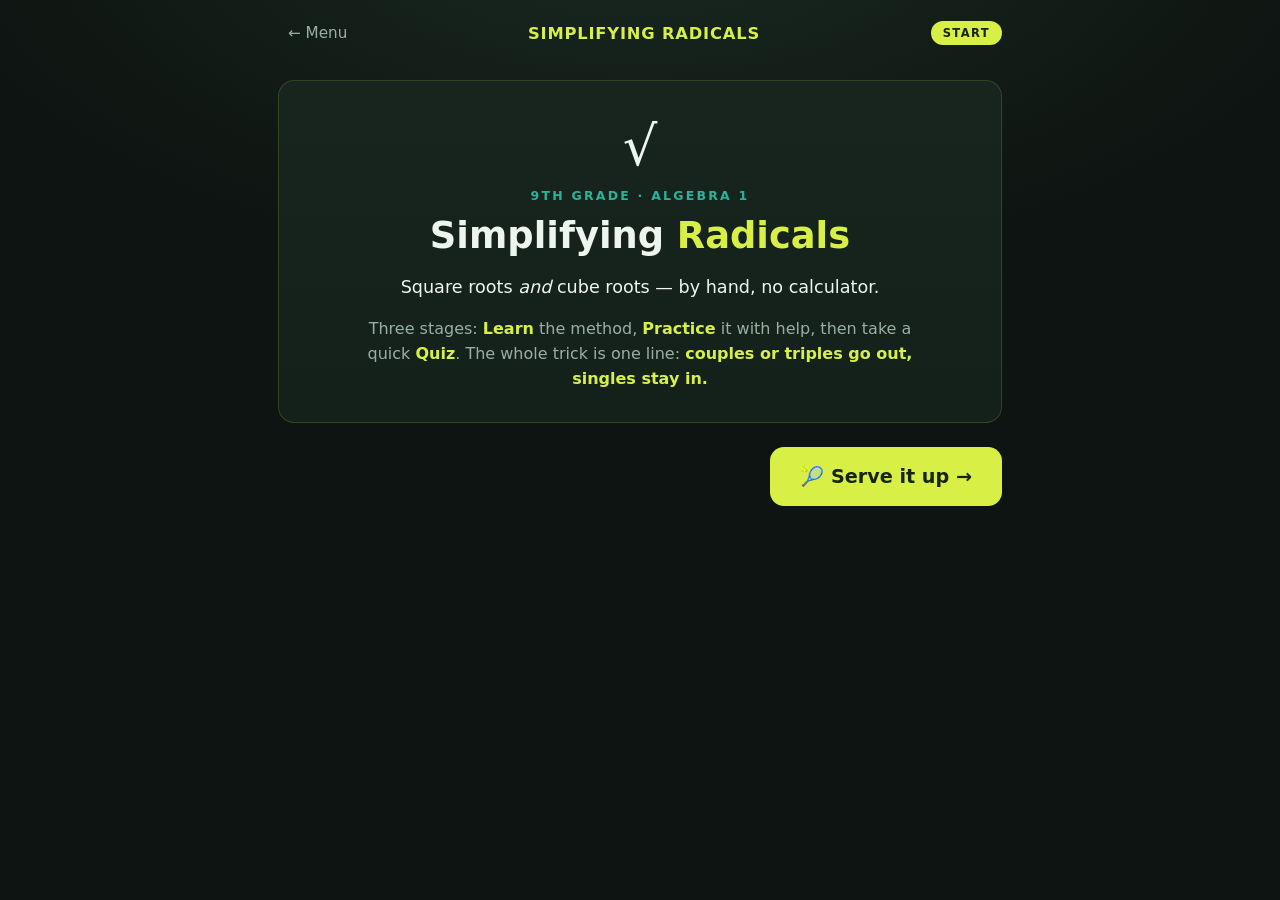
<file: simplifying-radicals/index.html>
<!DOCTYPE html>
<html lang="en">
<head>
  <meta charset="UTF-8">
  <meta name="viewport" content="width=device-width, initial-scale=1.0">
  <title>Simplifying Radicals — Algebra 1</title>
  <link rel="stylesheet" href="style.css?v=1">
</head>
<body>
  <div class="app">
    <header class="topbar">
      <a href="../#grade9" class="home-link">← Menu</a>
      <div class="topbar-title">Simplifying&nbsp;Radicals</div>
      <div id="phase-pill" class="phase-pill">Start</div>
    </header>

    <!-- Stage progress: LEARN · PRACTICE · QUIZ -->
    <nav id="stages" class="stages"></nav>

    <main id="stage" class="stage"></main>

    <footer id="footer" class="footer"></footer>
  </div>

  <script src="radicals.js?v=1"></script>
  <script src="app.js?v=1"></script>
</body>
</html>
</file>
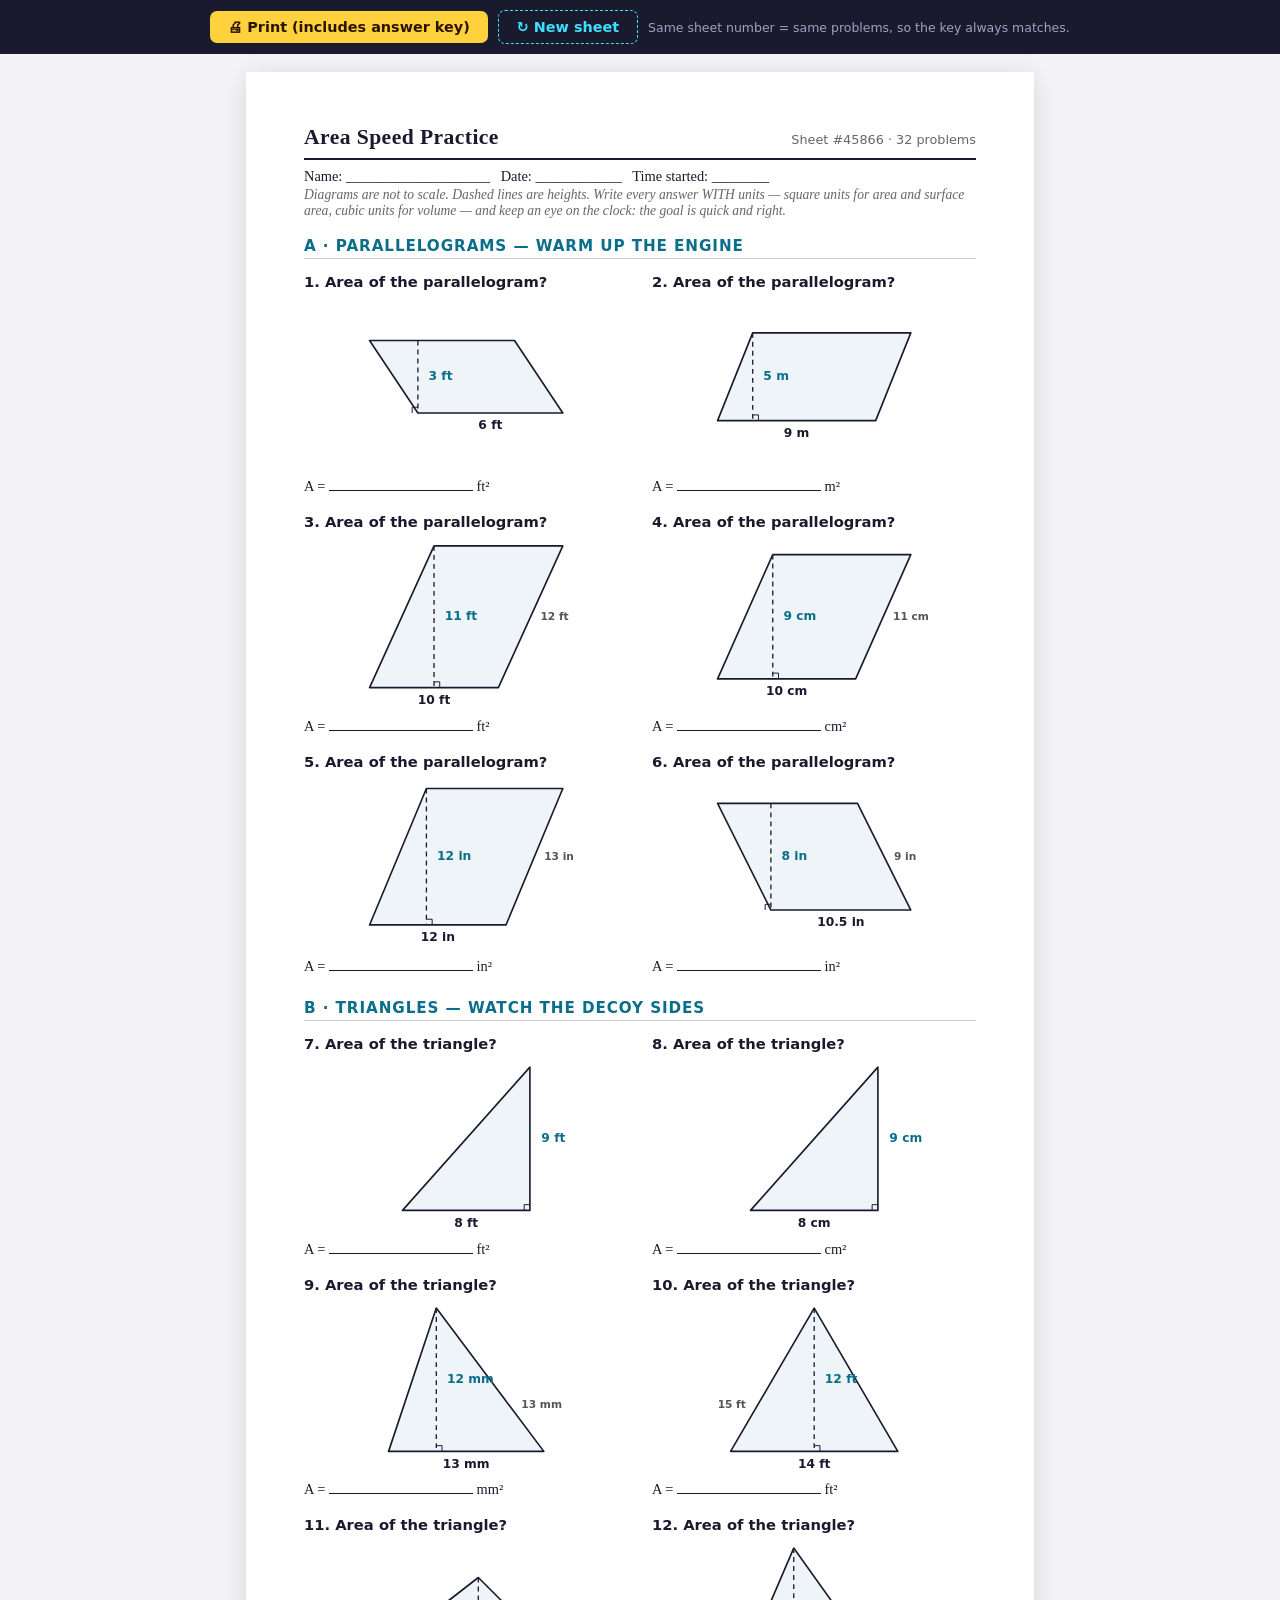
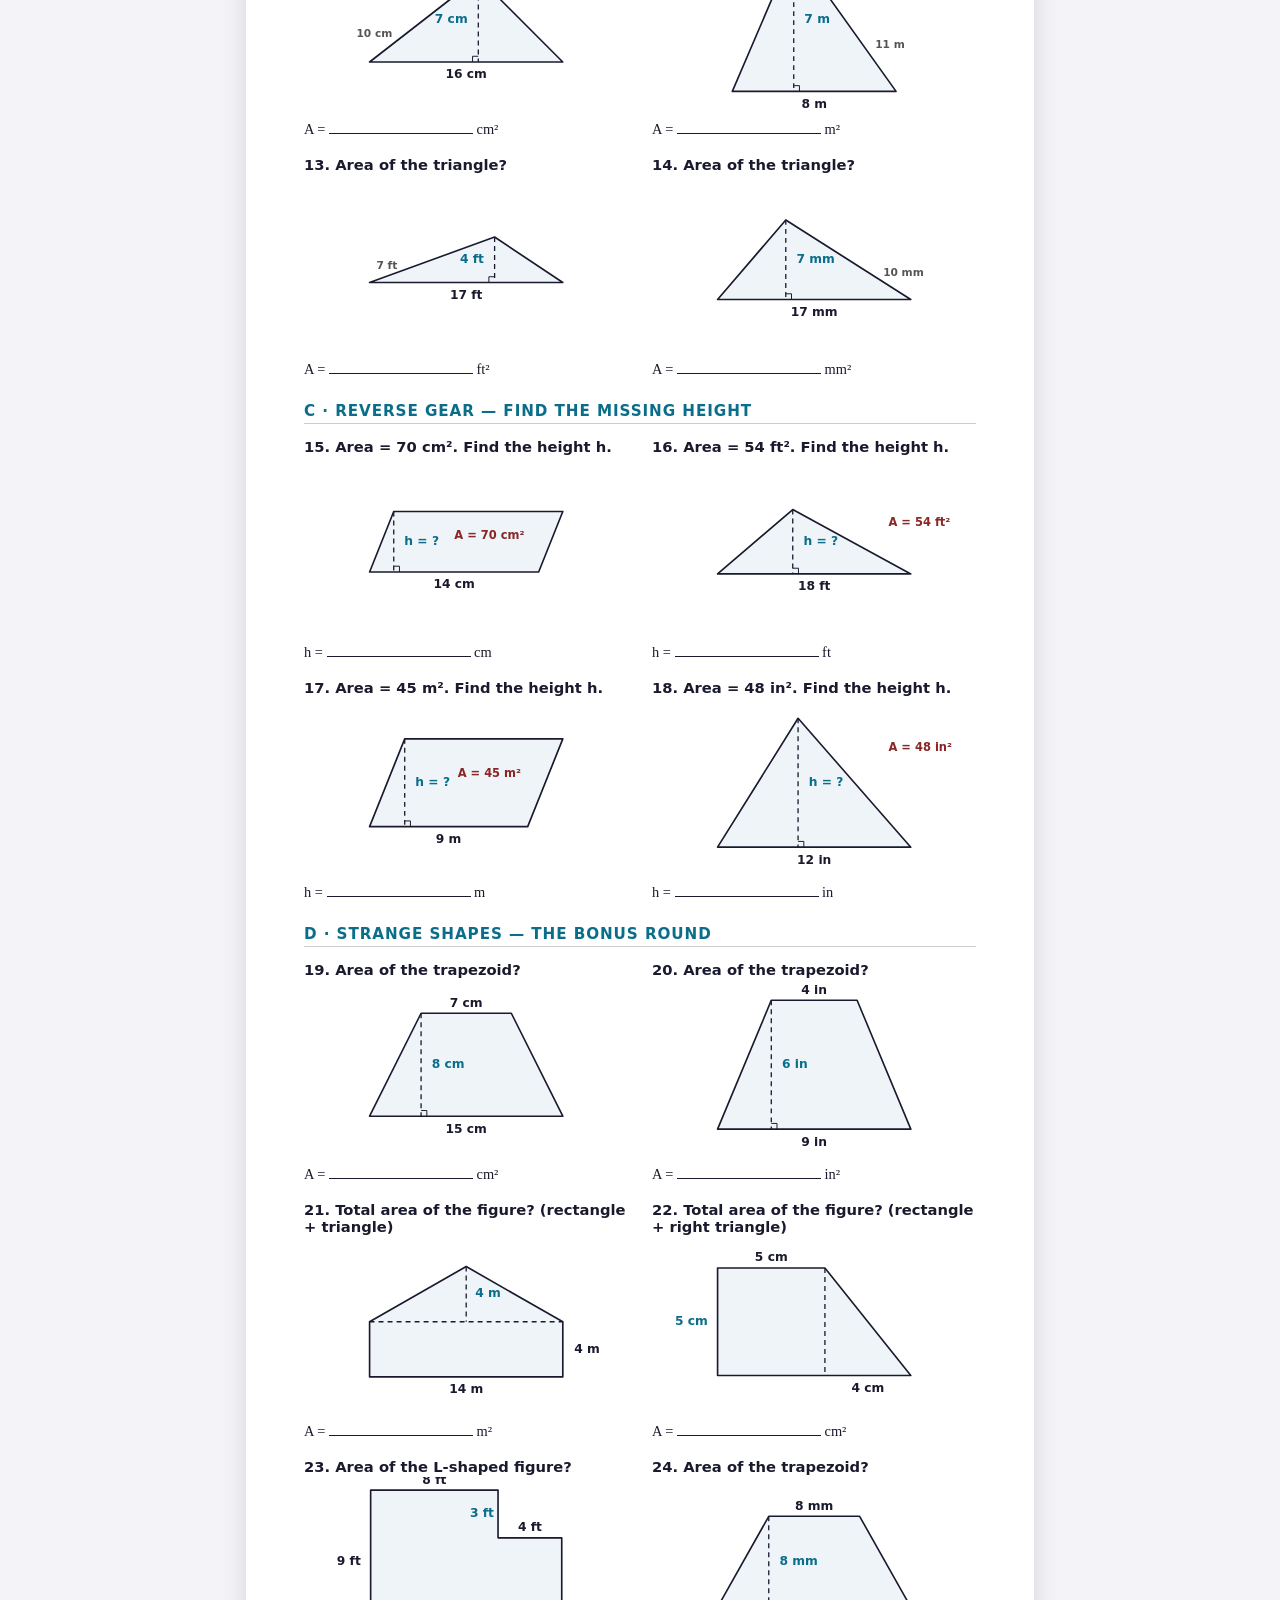
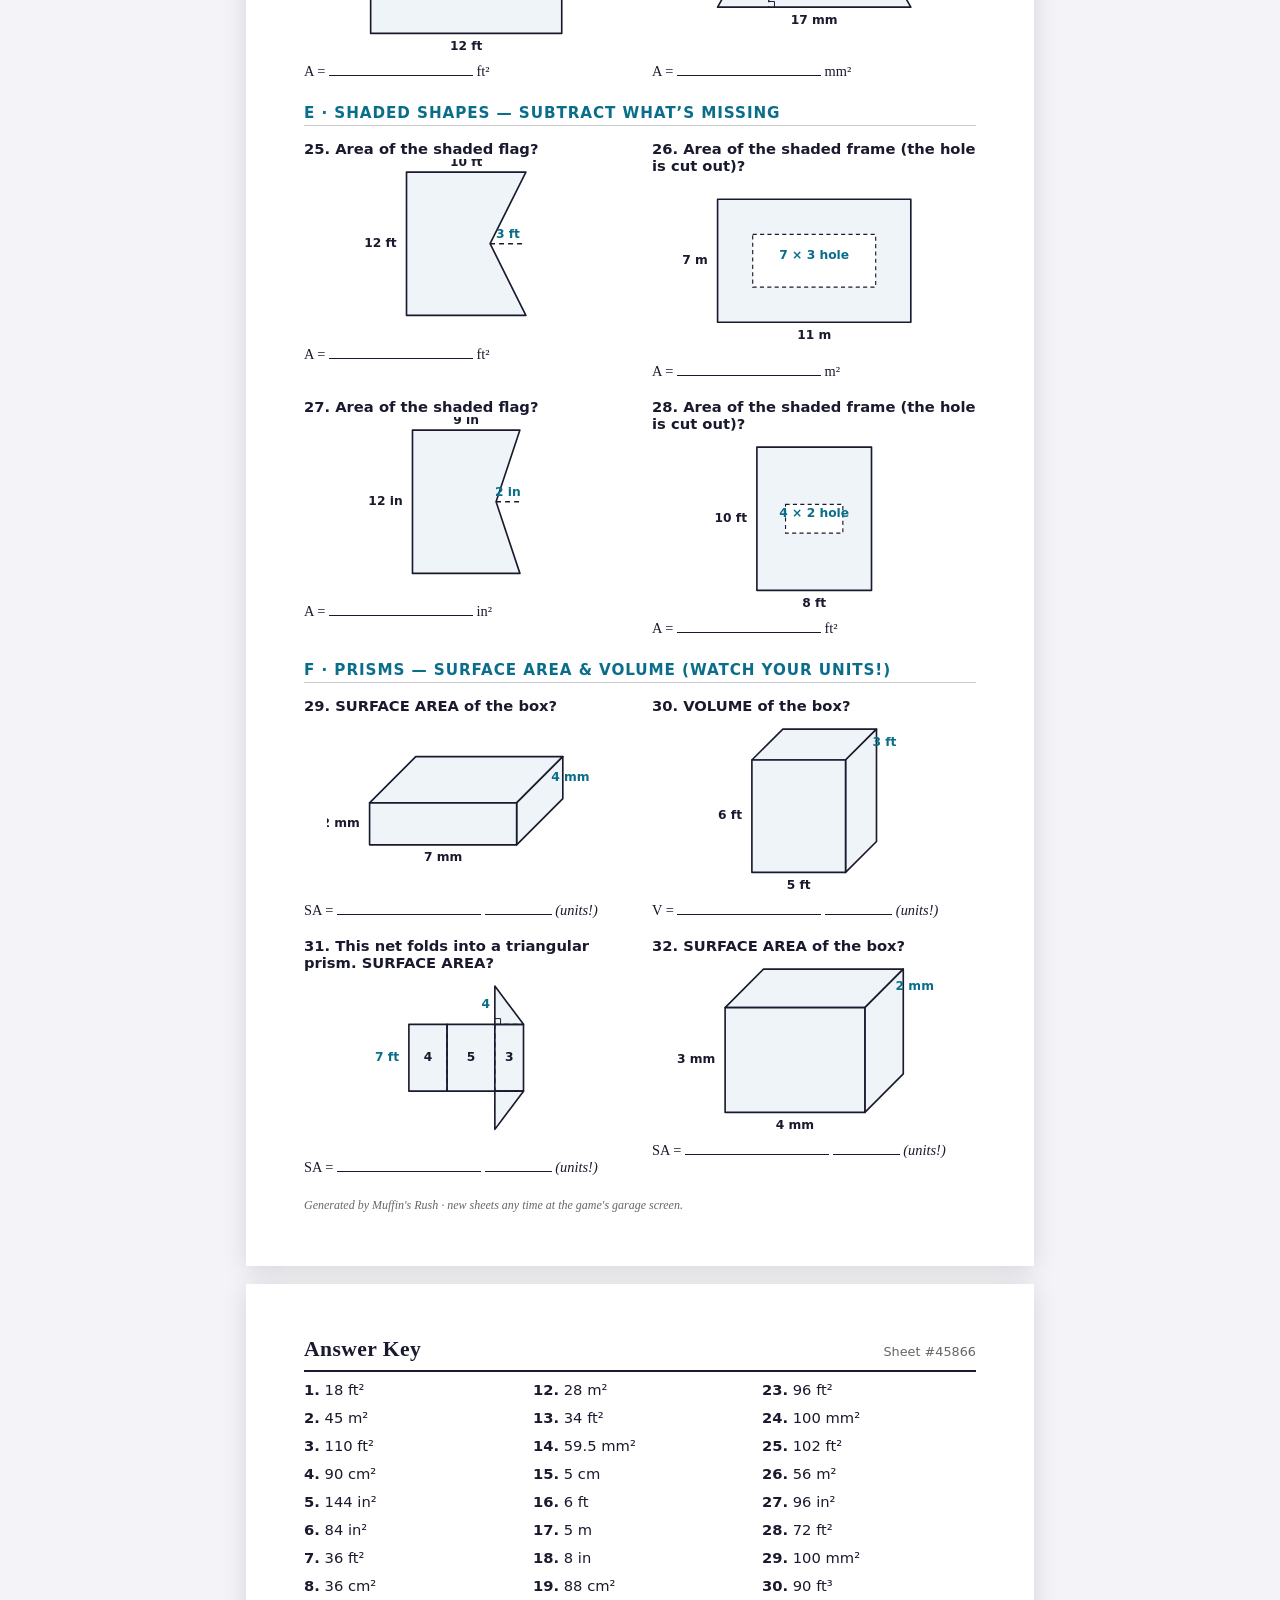
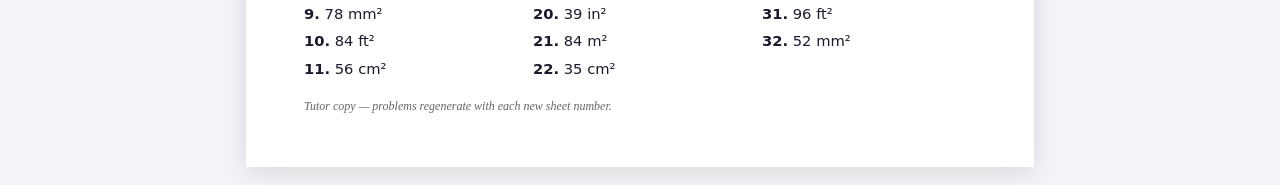
<file: arearush/practice.html>
<!DOCTYPE html>
<html lang="en">
<head>
  <meta charset="UTF-8">
  <meta name="viewport" content="width=device-width, initial-scale=1.0">
  <title>Area Practice Sheet — Muffin's Rush</title>
  <link rel="icon" href="data:image/svg+xml,<svg xmlns='http://www.w3.org/2000/svg' viewBox='0 0 100 100'><text y='.9em' font-size='90'>🖨</text></svg>">
  <style>
    :root { --ink: #1a1a2e; --dim: #666; --accent: #0a6e8a; }
    * { margin: 0; padding: 0; box-sizing: border-box; }
    body { font-family: Georgia, "Times New Roman", serif; color: var(--ink); background: #f4f4f8; }
    .toolbar {
      position: sticky; top: 0; z-index: 10; display: flex; gap: 10px; align-items: center; justify-content: center;
      background: #1a1a2e; color: #fff; padding: 10px; font-family: "Avenir Next", system-ui, sans-serif;
    }
    .toolbar button {
      font-family: inherit; font-weight: 700; font-size: 0.9rem; cursor: pointer;
      border: none; border-radius: 7px; padding: 8px 18px;
    }
    .tb-print { background: #ffd23d; color: #2a1400; }
    .tb-new { background: transparent; color: #3de0ff; border: 1px dashed #3de0ff !important; }
    .tb-note { font-size: 0.78rem; color: #a0a0c0; }
    .page {
      background: #fff; max-width: 8.2in; margin: 18px auto; padding: 0.55in 0.6in;
      box-shadow: 0 4px 24px rgba(0,0,0,0.12);
    }
    h1 { font-size: 1.35rem; letter-spacing: 0.02em; }
    .sheet-head { display: flex; justify-content: space-between; align-items: baseline; border-bottom: 2.5px solid var(--ink); padding-bottom: 8px; margin-bottom: 4px; }
    .sheet-meta { font-size: 0.8rem; color: var(--dim); font-family: "Avenir Next", system-ui, sans-serif; }
    .name-line { font-size: 0.9rem; margin: 8px 0 2px; }
    .instructions { font-size: 0.85rem; color: var(--dim); margin-bottom: 10px; font-style: italic; }
    h2 {
      font-size: 0.95rem; font-family: "Avenir Next", system-ui, sans-serif;
      letter-spacing: 0.06em; text-transform: uppercase;
      border-bottom: 1px solid #ccc; margin: 18px 0 8px; padding-bottom: 3px; color: var(--accent);
    }
    .grid { display: grid; grid-template-columns: 1fr 1fr; gap: 6px 24px; }
    .prob { break-inside: avoid; padding: 6px 0; }
    .prob-head { font-weight: bold; font-size: 0.92rem; font-family: "Avenir Next", system-ui, sans-serif; }
    .prob svg { width: 2.9in; height: auto; display: block; margin: 2px auto; }
    .ans-line { font-size: 0.9rem; margin-top: 2px; }
    .ans-line .blank { display: inline-block; border-bottom: 1.5px solid var(--ink); width: 1.5in; }
    /* shape styles (print-friendly) */
    .shape-fill { fill: #eef4f8; stroke: #1a1a2e; stroke-width: 2; stroke-linejoin: round; }
    .shape-dash { stroke: #1a1a2e; stroke-width: 1.6; stroke-dasharray: 6 5; }
    .shape-ra { fill: none; stroke: #1a1a2e; stroke-width: 1.2; }
    .shape-label { fill: #1a1a2e; font-family: "Avenir Next", system-ui, sans-serif; font-size: 15px; font-weight: 600; }
    .shape-label.hl { fill: #0a6e8a; }
    .shape-label.trap { fill: #555; font-size: 13px; }
    .shape-label.area { fill: #8a2626; font-size: 14px; }
    .shape-hole { fill: #fff; stroke: #1a1a2e; stroke-width: 1.4; stroke-dasharray: 5 4; }
    .key-page { page-break-before: always; }
    .key-grid { columns: 3; font-size: 0.92rem; line-height: 1.9; font-family: "Avenir Next", system-ui, sans-serif; }
    .key-grid div { break-inside: avoid; }
    .footer-note { margin-top: 16px; font-size: 0.75rem; color: var(--dim); font-style: italic; }
    @media print {
      .toolbar { display: none; }
      body { background: #fff; }
      .page { box-shadow: none; margin: 0 auto; padding: 0.25in 0.3in; max-width: none; }
    }
  </style>
</head>
<body>
  <div class="toolbar">
    <button class="tb-print" onclick="window.print()">🖨 Print (includes answer key)</button>
    <button class="tb-new" onclick="newSheet()">↻ New sheet</button>
    <span class="tb-note">Same sheet number = same problems, so the key always matches.</span>
  </div>

  <div class="page" id="sheet"></div>
  <div class="page key-page" id="key"></div>

  <script src="problems.js"></script>
  <script>
    // Sheet layout: fixed recipe, seeded problems.
    const RECIPE = [
      { title: 'A · Parallelograms — warm up the engine', probs: [
        ['parallelogram', 1], ['parallelogram', 1], ['parallelogram', 2],
        ['parallelogram', 2], ['parallelogram', 2], ['parallelogram', 3]] },
      { title: 'B · Triangles — watch the decoy sides', probs: [
        ['triangle', 1], ['triangle', 1], ['triangle', 2], ['triangle', 2],
        ['triangle', 2], ['triangle', 2], ['triangle', 3], ['triangle', 3]] },
      { title: 'C · Reverse gear — find the missing height', probs: [
        ['parallelogramInverse'], ['triangleInverse'], ['parallelogramInverse'], ['triangleInverse']] },
      { title: 'D · Strange shapes — the bonus round', probs: [
        ['trapezoid'], ['trapezoid'], ['house'], ['ramp'], ['lshape'], ['trapezoid']] },
      { title: 'E · Shaded shapes — subtract what’s missing', probs: [
        ['flag'], ['frame'], ['flag'], ['frame']] },
      { title: 'F · Prisms — surface area & volume (watch your UNITS!)', probs: [
        ['rectPrism', 'sa'], ['rectPrism', 'vol'], ['triPrismNet'], ['rectPrism', 'sa']] }
    ];
    const TOTAL = RECIPE.reduce((n, s) => n + s.probs.length, 0);

    function getSeed() {
      const m = window.location.search.match(/seed=(\d+)/);
      return m ? parseInt(m[1], 10) : Math.floor(Math.random() * 90000) + 10000;
    }

    function build(seed) {
      const rng = makeRng(seed);
      const sheet = document.getElementById('sheet');
      const key = document.getElementById('key');
      let n = 0;
      let html =
        '<div class="sheet-head"><h1>Area Speed Practice</h1><span class="sheet-meta">Sheet #' + seed + ' · ' + TOTAL + ' problems</span></div>' +
        '<div class="name-line">Name: ____________________&nbsp;&nbsp;&nbsp;Date: ____________&nbsp;&nbsp;&nbsp;Time started: ________</div>' +
        '<div class="instructions">Diagrams are not to scale. Dashed lines are heights. Write every answer WITH units — square units for area and surface area, cubic units for volume — and keep an eye on the clock: the goal is quick <i>and</i> right.</div>';
      let keyHtml = '<div class="sheet-head"><h1>Answer Key</h1><span class="sheet-meta">Sheet #' + seed + '</span></div><div class="key-grid">';
      for (const sec of RECIPE) {
        html += '<h2>' + sec.title + '</h2><div class="grid">';
        for (const spec of sec.probs) {
          n++;
          const p = spec.length === 2 ? Problems[spec[0]](rng, spec[1]) : Problems[spec[0]](rng);
          const pow = p.unitPow || 2;
          const suffix = pow === 3 ? '³' : pow === 2 ? '²' : '';
          const letter = p.ansLetter || (p.kind.includes('reverse') ? 'h' : 'A');
          // prism problems: leave the unit blank too — Jacob writes the full unit himself
          const unitPart = p.needsUnit ? '<span class="blank" style="width:0.7in"></span> <i>(units!)</i>' : p.unit + suffix;
          html += '<div class="prob"><div class="prob-head">' + n + '. ' +
            p.prompt.replace(/<[^>]+>/g, '') + '</div>' +
            p.svg +
            '<div class="ans-line">' + letter + ' = <span class="blank"></span> ' + unitPart + '</div></div>';
          keyHtml += '<div><b>' + n + '.</b> ' + p.answer + ' ' + p.unit + suffix + '</div>';
        }
        html += '</div>';
      }
      html += '<div class="footer-note">Generated by Muffin\'s Rush · new sheets any time at the game\'s garage screen.</div>';
      keyHtml += '</div><div class="footer-note">Tutor copy — problems regenerate with each new sheet number.</div>';
      sheet.innerHTML = html;
      key.innerHTML = keyHtml;
      history.replaceState(null, '', '?seed=' + seed);
      document.title = 'Area Practice Sheet #' + seed;
    }

    function newSheet() { build(Math.floor(Math.random() * 90000) + 10000); }
    build(getSeed());
  </script>
</body>
</html>
</file>
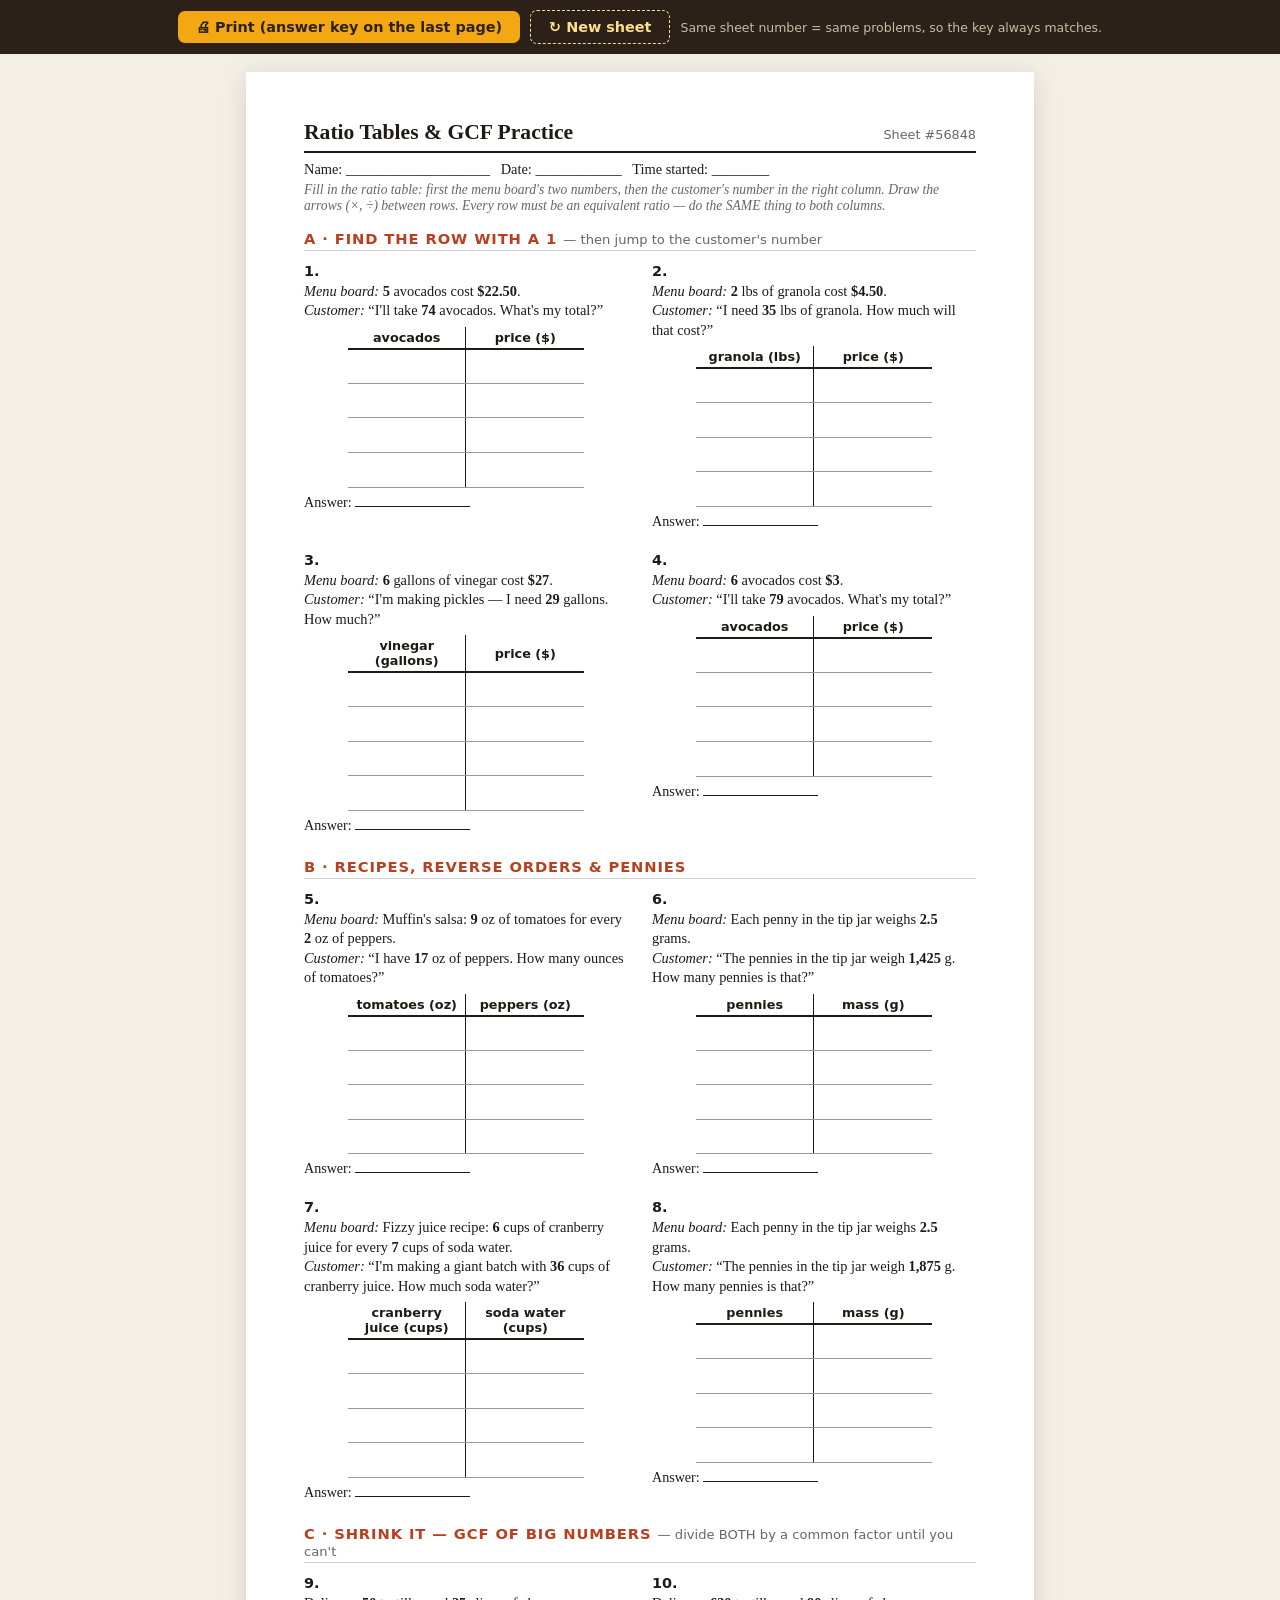
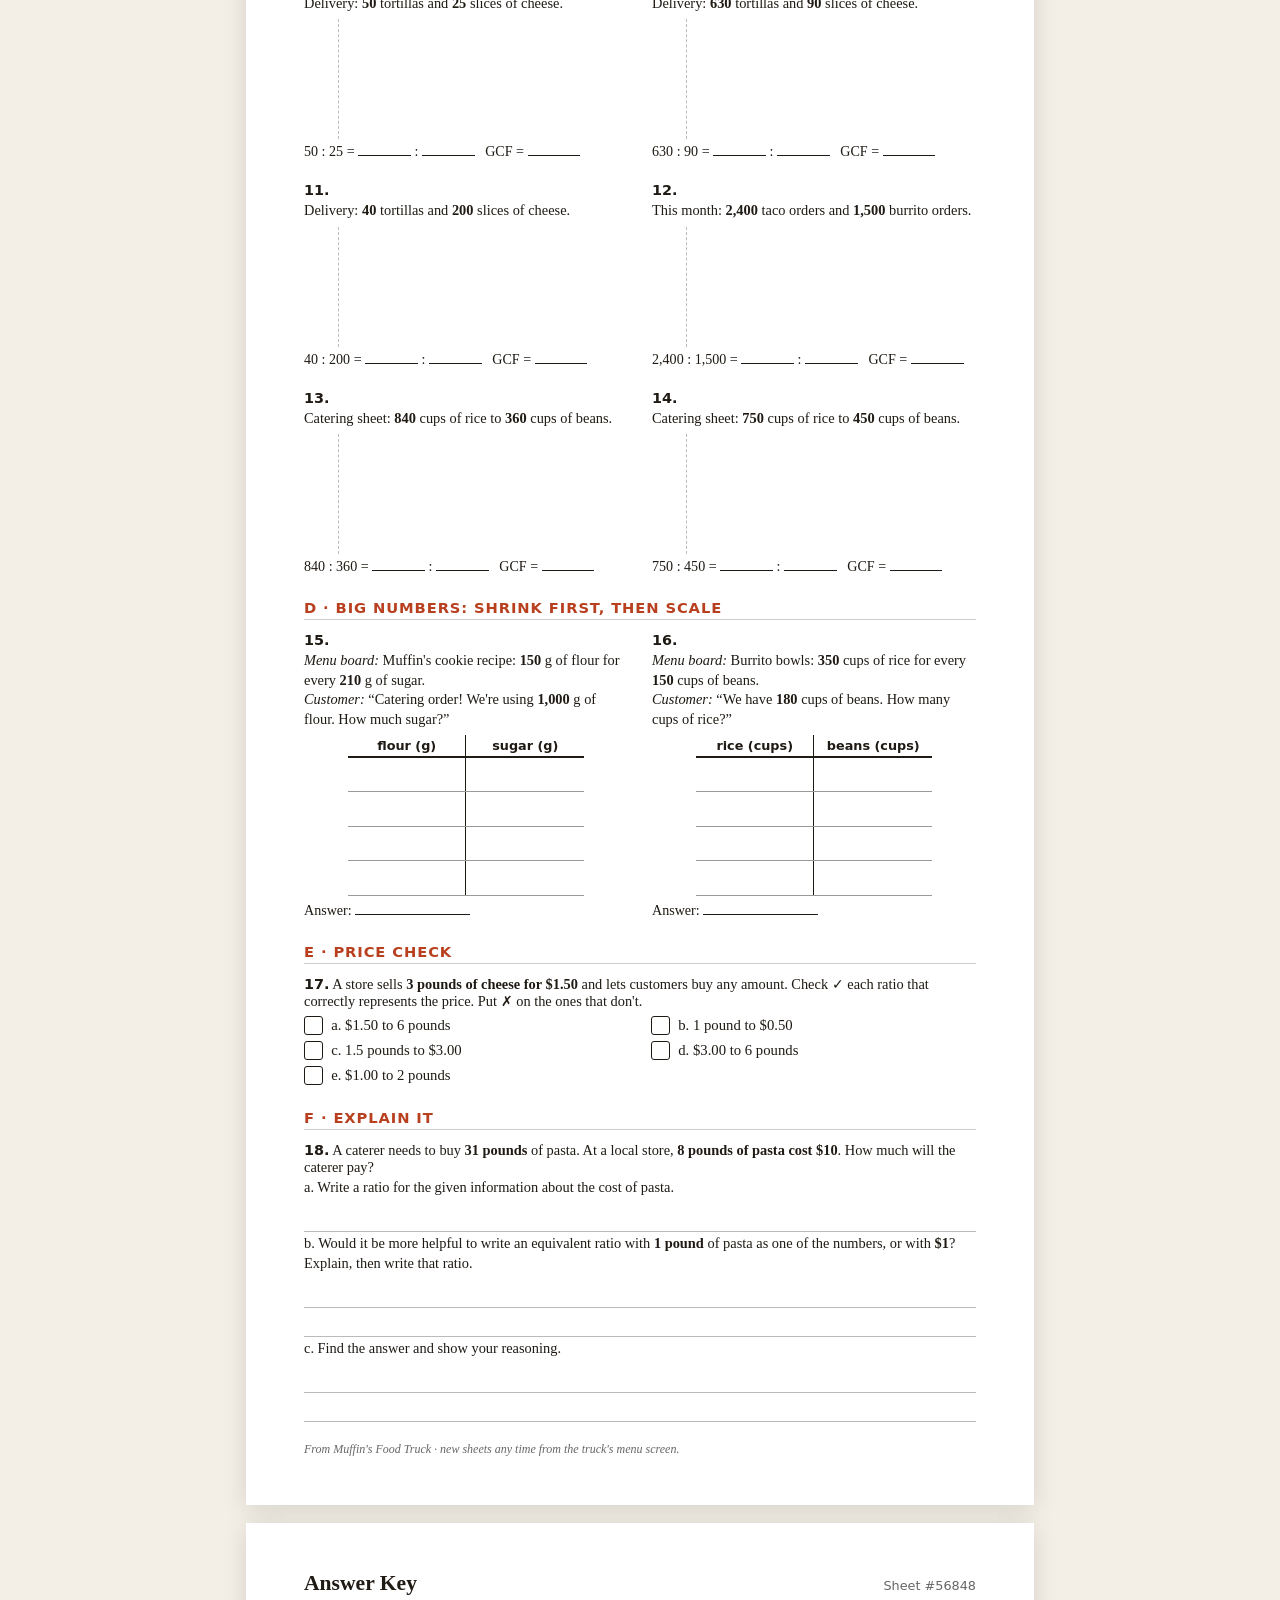
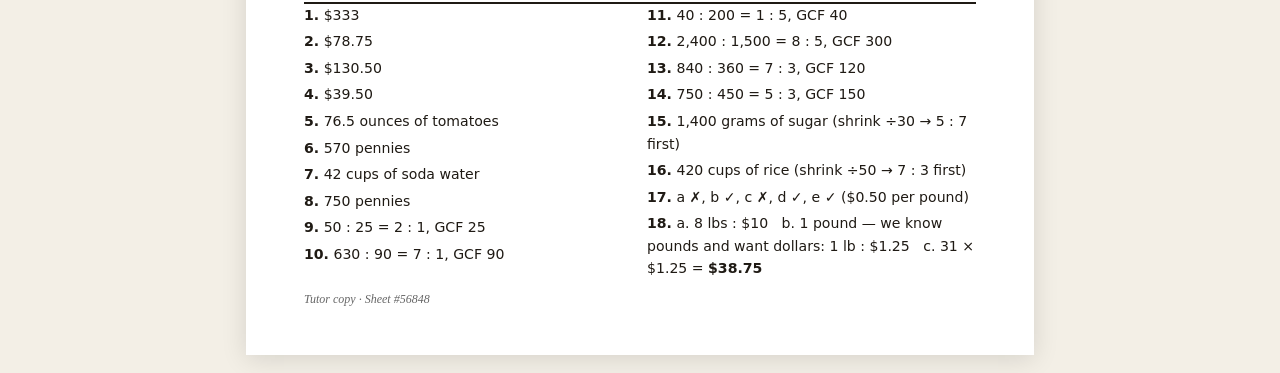
<file: foodtruck/practice.html>
<!DOCTYPE html>
<html lang="en">
<head>
  <meta charset="UTF-8">
  <meta name="viewport" content="width=device-width, initial-scale=1.0">
  <title>Ratio Practice Sheet — Muffin's Food Truck</title>
  <link rel="icon" href="data:image/svg+xml,<svg xmlns='http://www.w3.org/2000/svg' viewBox='0 0 100 100'><text y='.9em' font-size='90'>🖨</text></svg>">
  <style>
    :root { --ink: #1f1a14; --dim: #666; --accent: #b8401f; }
    * { margin: 0; padding: 0; box-sizing: border-box; }
    body { font-family: Georgia, "Times New Roman", serif; color: var(--ink); background: #f3efe6; }
    .toolbar {
      position: sticky; top: 0; z-index: 10; display: flex; gap: 10px; align-items: center; justify-content: center; flex-wrap: wrap;
      background: #2b2118; color: #fff; padding: 10px; font-family: "Avenir Next", system-ui, sans-serif;
    }
    .toolbar button { font-family: inherit; font-weight: 700; font-size: 0.9rem; cursor: pointer; border: none; border-radius: 7px; padding: 8px 18px; }
    .tb-print { background: #f3a712; color: #2b2118; }
    .tb-new { background: transparent; color: #ffe08a; border: 1px dashed #ffe08a !important; }
    .tb-note { font-size: 0.78rem; color: #c9bba8; }
    .page { background: #fff; max-width: 8.2in; margin: 18px auto; padding: 0.5in 0.6in; box-shadow: 0 4px 24px rgba(0,0,0,0.12); }
    .sheet-head { display: flex; justify-content: space-between; align-items: baseline; border-bottom: 2.5px solid var(--ink); padding-bottom: 6px; }
    h1 { font-size: 1.35rem; }
    .meta { font-size: 0.8rem; color: var(--dim); font-family: "Avenir Next", system-ui, sans-serif; }
    .name-line { font-size: 0.9rem; margin: 8px 0 4px; }
    .instructions { font-size: 0.85rem; color: var(--dim); font-style: italic; margin-bottom: 4px; }
    h2 {
      font-family: "Avenir Next", system-ui, sans-serif; font-size: 0.92rem; letter-spacing: 0.06em; text-transform: uppercase;
      color: var(--accent); border-bottom: 1px solid #ccc; margin: 16px 0 8px; padding-bottom: 3px;
    }
    .h2-note { text-transform: none; letter-spacing: 0; font-weight: 500; color: var(--dim); font-size: 0.82rem; }
    .grid { display: grid; grid-template-columns: minmax(0, 1fr) minmax(0, 1fr); gap: 10px 24px; }
    .prob { break-inside: avoid; padding: 4px 0 8px; font-size: 0.9rem; }
    .prob-n { font-family: "Avenir Next", system-ui, sans-serif; font-weight: 700; }
    .say { margin: 2px 0 6px; line-height: 1.35; }
    table.rt { border-collapse: collapse; margin: 4px auto 6px; font-family: "Avenir Next", system-ui, sans-serif; font-size: 0.8rem; }
    table.rt { width: 100%; max-width: 3.3in; table-layout: fixed; }
    table.rt th { border-bottom: 2px solid var(--ink); padding: 3px 6px; font-weight: 600; }
    table.rt td { border-bottom: 1px solid #999; height: 0.36in; }
    table.rt td.mid, table.rt th.mid { border-left: 1.5px solid var(--ink); }
    table.rt td.gut, table.rt th.gut { width: 0.42in; border: none; }
    .ans { font-size: 0.88rem; }
    .blank { display: inline-block; border-bottom: 1.5px solid var(--ink); width: 1.2in; }
    .blank.sm { width: 0.55in; }
    .ladder-space { height: 1.25in; border-left: 1.5px dashed #bbb; margin: 4px 0 4px 0.35in; }
    .tags { display: grid; grid-template-columns: 1fr 1fr; gap: 6px 22px; margin-top: 6px; font-size: 0.92rem; }
    .tag { display: flex; align-items: center; gap: 8px; }
    .box { display: inline-block; width: 0.2in; height: 0.2in; border: 1.5px solid var(--ink); border-radius: 3px; flex-shrink: 0; }
    .fr { display: inline-flex; flex-direction: column; vertical-align: middle; text-align: center; line-height: 1; font-size: 0.85em; margin: 0 1px; }
    .frn { border-bottom: 1px solid currentColor; padding: 0 2px; }
    .frd { padding: 0 2px; }
    .lines { margin-top: 4px; }
    .lines div { border-bottom: 1px solid #bbb; height: 0.3in; }
    .key-page { page-break-before: always; }
    .key { columns: 2; font-size: 0.88rem; line-height: 1.6; font-family: "Avenir Next", system-ui, sans-serif; }
    .key div { break-inside: avoid; margin-bottom: 4px; }
    .footer { margin-top: 12px; font-size: 0.75rem; color: var(--dim); font-style: italic; }
    @media print {
      .toolbar { display: none; }
      body { background: #fff; }
      .page { box-shadow: none; margin: 0 auto; padding: 0.2in 0.3in; max-width: none; }
    }
  </style>
</head>
<body>
  <div class="toolbar">
    <button class="tb-print" onclick="window.print()">🖨 Print (answer key on the last page)</button>
    <button class="tb-new" onclick="newSheet()">↻ New sheet</button>
    <span class="tb-note">Same sheet number = same problems, so the key always matches.</span>
  </div>
  <div class="page" id="sheet"></div>
  <div class="page key-page" id="key"></div>

  <script src="ratio.js"></script>
  <script>
    function seedFromUrl() {
      const m = window.location.search.match(/seed=(\d+)/);
      return m ? parseInt(m[1], 10) : 10000 + Math.floor(Math.random() * 90000);
    }

    function blankTable(L, R, rows) {
      let h = '<table class="rt"><tr><th class="gut"></th><th>' + L + '</th><th class="mid">' + R + '</th><th class="gut"></th></tr>';
      for (let i = 0; i < rows; i++) h += '<tr><td class="gut"></td><td></td><td class="mid"></td><td class="gut"></td></tr>';
      return h + '</table>';
    }

    function orderProb(n, tk) {
      const c = CTX[tk.ctx], tx = ticketText(tk);
      return '<div class="prob"><span class="prob-n">' + n + '.</span> ' +
        '<div class="say"><i>Menu board:</i> ' + tx.board + '<br><i>Customer:</i> “' + tx.bubble + '”</div>' +
        blankTable(c.L, c.R, 4) +
        '<div class="ans">Answer: <span class="blank"></span></div></div>';
    }
    function orderKey(n, tk) {
      const c = CTX[tk.ctx];
      const moneyAns = (tk.side === 'L' ? c.money === 'R' : c.money === 'L');
      const ans = moneyAns ? fmtMoney(tk.answer) : fmtNum(tk.answer) + ' ' + (tk.side === 'L' ? c.Rname : c.Lname);
      const g = gcd(Math.round(tk.a), Math.round(tk.b));
      const shrink = isInt(tk.a) && isInt(tk.b) && g > 1 && Math.max(tk.a, tk.b) >= 100 ? ' (shrink ÷' + g + ' → ' + tk.a / g + ' : ' + tk.b / g + ' first)' : '';
      return '<div><b>' + n + '.</b> ' + ans + shrink + '</div>';
    }

    function build(seed) {
      const rng = makeRng(seed);
      let n = 0, html = '', key = '';
      html += '<div class="sheet-head"><h1>Ratio Tables &amp; GCF Practice</h1><span class="meta">Sheet #' + seed + '</span></div>' +
        '<div class="name-line">Name: ____________________ &nbsp; Date: ____________ &nbsp; Time started: ________</div>' +
        '<div class="instructions">Fill in the ratio table: first the menu board\'s two numbers, then the customer\'s number in the right column. ' +
        'Draw the arrows (×, ÷) between rows. Every row must be an equivalent ratio — do the SAME thing to both columns.</div>';
      key += '<div class="sheet-head"><h1>Answer Key</h1><span class="meta">Sheet #' + seed + '</span></div><div class="key">';

      // A
      html += '<h2>A · Find the row with a 1 <span class="h2-note">— then jump to the customer\'s number</span></h2><div class="grid">';
      for (let i = 0; i < 4; i++) { const tk = genTicket('order', rng, 2); n++; html += orderProb(n, tk); key += orderKey(n, tk); }
      html += '</div>';

      // B
      html += '<h2>B · Recipes, reverse orders &amp; pennies</h2><div class="grid">';
      for (let i = 0; i < 4; i++) { const tk = genTicket('order', rng, 3); n++; html += orderProb(n, tk); key += orderKey(n, tk); }
      html += '</div>';

      // C
      html += '<h2>C · Shrink it — GCF of big numbers <span class="h2-note">— divide BOTH by a common factor until you can\'t</span></h2><div class="grid">';
      [2, 3, 3, 4, 4, 4].forEach(lv => {
        const tk = genTicket('prep', rng, lv); n++;
        const f = PREP_FLAVOR[tk.flavor];
        html += '<div class="prob"><span class="prob-n">' + n + '.</span> <div class="say">' + f.line(tk.A, tk.B) + '</div>' +
          '<div class="ladder-space"></div>' +
          '<div class="ans">' + fmtNum(tk.A) + ' : ' + fmtNum(tk.B) + ' = <span class="blank sm"></span> : <span class="blank sm"></span> &nbsp; GCF = <span class="blank sm"></span></div></div>';
        key += '<div><b>' + n + '.</b> ' + fmtNum(tk.A) + ' : ' + fmtNum(tk.B) + ' = ' + tk.p + ' : ' + tk.q + ', GCF ' + tk.g + '</div>';
      });
      html += '</div>';

      // D
      html += '<h2>D · Big numbers: shrink first, then scale</h2><div class="grid">';
      for (let i = 0; i < 2; i++) { const tk = orderBigGcf(rng); n++; html += orderProb(n, tk); key += orderKey(n, tk); }
      html += '</div>';

      // E
      const pc = genTicket('price', rng, 2), pctx = PRICE_CTX[pc.ctx];
      n++;
      html += '<h2>E · Price check</h2><div class="prob"><span class="prob-n">' + n + '.</span> ' +
        'A store sells <b>' + fmtNum(pc.q) + ' ' + pctx.many + ' of ' + pctx.noun + ' for ' + fmtMoney2(pc.p) + '</b> and lets customers buy any amount. ' +
        'Check ✓ each ratio that correctly represents the price. Put ✗ on the ones that don\'t.<div class="tags">' +
        pc.tags.map((t, i) => '<div class="tag"><span class="box"></span>' + String.fromCharCode(97 + i) + '. ' + tagHTML(t, pc.ctx) + '</div>').join('') +
        '</div></div>';
      key += '<div><b>' + n + '.</b> ' + pc.tags.map((t, i) => String.fromCharCode(97 + i) + ' ' + (t.ok ? '✓' : '✗')).join(', ') +
        ' (' + fmtMoney2(pc.u) + ' per ' + pctx.one + ')</div>';

      // F — Lesson 11, problem 2 style
      const u = pick(rng, [1.5, 1.25, 2.5, 0.75]), a = pick(rng, [4, 6, 8]), b = clean(a * u);
      let t = ri(rng, 13, 31); if (t % a === 0) t++;
      n++;
      html += '<h2>F · Explain it</h2><div class="prob"><span class="prob-n">' + n + '.</span> ' +
        'A caterer needs to buy <b>' + t + ' pounds</b> of pasta. At a local store, <b>' + a + ' pounds of pasta cost ' + fmtMoney(b) + '</b>. How much will the caterer pay?' +
        '<div class="say">a. Write a ratio for the given information about the cost of pasta.</div><div class="lines"><div></div></div>' +
        '<div class="say">b. Would it be more helpful to write an equivalent ratio with <b>1 pound</b> of pasta as one of the numbers, or with <b>$1</b>? Explain, then write that ratio.</div><div class="lines"><div></div><div></div></div>' +
        '<div class="say">c. Find the answer and show your reasoning.</div><div class="lines"><div></div><div></div></div></div>';
      key += '<div><b>' + n + '.</b> a. ' + a + ' lbs : ' + fmtMoney(b) + ' &nbsp; b. 1 pound — we know pounds and want dollars: 1 lb : ' + fmtMoney(u) +
        ' &nbsp; c. ' + t + ' × ' + fmtMoney(u) + ' = <b>' + fmtMoney(t * u) + '</b></div>';

      html += '<div class="footer">From Muffin\'s Food Truck · new sheets any time from the truck\'s menu screen.</div>';
      key += '</div><div class="footer">Tutor copy · Sheet #' + seed + '</div>';
      document.getElementById('sheet').innerHTML = html;
      document.getElementById('key').innerHTML = key;
      history.replaceState(null, '', '?seed=' + seed);
      document.title = 'Ratio Practice Sheet #' + seed;
    }
    function newSheet() { build(10000 + Math.floor(Math.random() * 90000)); window.scrollTo(0, 0); }
    build(seedFromUrl());
  </script>
</body>
</html>
</file>
<file: hub-style.css>
*, *::before, *::after {
  box-sizing: border-box;
  margin: 0;
  padding: 0;
}

body {
  font-family: Georgia, 'Times New Roman', serif;
  background: #0f0f1a;
  color: #ecf0f1;
  min-height: 100vh;
  display: flex;
  align-items: center;
  justify-content: center;
}

.hub {
  text-align: center;
  padding: 40px 20px;
  max-width: 800px;
  width: 100%;
}

.hub-title {
  font-size: 2.8rem;
  color: #e8a030;
  text-shadow: 0 2px 12px rgba(232, 160, 48, 0.3);
  margin-bottom: 8px;
}

.hub-subtitle {
  font-size: 1.1rem;
  color: #95a5a6;
  font-style: italic;
  margin-bottom: 40px;
}

/* ==================== VIEW SWITCHER ==================== */
.hub-view { display: none; }
.hub-view.active { display: block; }

/* ==================== CATEGORY PICKER ==================== */
.category-cards {
  display: flex;
  gap: 24px;
  justify-content: center;
  flex-wrap: wrap;
}

.category-card {
  display: flex;
  flex-direction: column;
  align-items: center;
  text-align: center;
  background: linear-gradient(135deg, #1a1a2e, #16213e);
  border: 2px solid rgba(255, 255, 255, 0.08);
  border-radius: 18px;
  padding: 36px 28px 28px;
  width: 320px;
  cursor: pointer;
  color: inherit;
  font-family: inherit;
  transition: all 0.3s ease;
}
.category-card:hover { transform: translateY(-6px); box-shadow: 0 12px 40px rgba(0, 0, 0, 0.5); }
.category-card.grade5:hover { border-color: #e8a030; box-shadow: 0 12px 40px rgba(232, 160, 48, 0.18); }
.category-card.grade6:hover { border-color: #3de0ff; box-shadow: 0 12px 40px rgba(61, 224, 255, 0.20); }
.category-card.grade9:hover { border-color: #3fb6a8; box-shadow: 0 12px 40px rgba(63, 182, 168, 0.20); }

.category-emoji { font-size: 3.4rem; margin-bottom: 14px; filter: drop-shadow(0 4px 8px rgba(0,0,0,0.4)); }
.category-title { font-size: 1.6rem; margin-bottom: 10px; }
.category-card.grade5 .category-title { color: #e8a030; }
.category-card.grade6 .category-title { color: #3de0ff; }
.category-card.grade9 .category-title { color: #3fb6a8; }
.category-desc { font-size: 0.95rem; color: #95a5a6; line-height: 1.5; margin-bottom: 16px; }
.category-count {
  font-size: 0.72rem;
  text-transform: uppercase;
  letter-spacing: 1.5px;
  padding: 4px 12px;
  border-radius: 4px;
  font-weight: bold;
  background: rgba(255,255,255,0.08);
  color: #cdd6dd;
}

/* ==================== VIEW HEADER (inside a category) ==================== */
.view-header { margin-bottom: 32px; position: relative; }
.view-title { font-size: 2rem; color: #ecf0f1; margin-bottom: 6px; }
.view-subtitle { font-size: 1.05rem; color: #95a5a6; font-style: italic; }
.back-btn {
  position: absolute;
  left: 0;
  top: 4px;
  background: rgba(255,255,255,0.05);
  border: 1px solid rgba(255,255,255,0.14);
  color: #cdd6dd;
  font-family: inherit;
  font-size: 0.9rem;
  padding: 8px 14px;
  border-radius: 8px;
  cursor: pointer;
  transition: all 0.2s ease;
}
.back-btn:hover { background: rgba(255,255,255,0.12); color: #fff; }
@media (max-width: 560px) {
  .back-btn { position: static; display: inline-block; margin-bottom: 16px; }
}

.game-cards {
  display: flex;
  gap: 24px;
  justify-content: center;
  flex-wrap: wrap;
}

.game-card {
  display: flex;
  flex-direction: column;
  align-items: center;
  text-decoration: none;
  color: inherit;
  background: linear-gradient(135deg, #1a1a2e, #16213e);
  border: 2px solid rgba(255, 255, 255, 0.08);
  border-radius: 16px;
  padding: 32px 24px 24px;
  width: 320px;
  transition: all 0.3s ease;
  position: relative;
  overflow: hidden;
}

.game-card:hover {
  transform: translateY(-6px);
  box-shadow: 0 12px 40px rgba(0, 0, 0, 0.5);
}

.muffin-card:hover {
  border-color: #e2b714;
  box-shadow: 0 12px 40px rgba(226, 183, 20, 0.15);
}

.quest-card:hover {
  border-color: #e8a030;
  box-shadow: 0 12px 40px rgba(232, 160, 48, 0.15);
}

.clockwork-card:hover {
  border-color: #d4a624;
  box-shadow: 0 12px 40px rgba(212, 166, 36, 0.18);
}

.chronicle-card:hover {
  border-color: #a890c0;
  box-shadow: 0 12px 40px rgba(168, 144, 192, 0.22);
}

.hidden-factors-card:hover {
  border-color: #d8f045;
  box-shadow: 0 12px 40px rgba(216, 240, 69, 0.18);
}

.simplifying-radicals-card:hover {
  border-color: #2bb39a;
  box-shadow: 0 12px 40px rgba(43, 179, 154, 0.20);
}

.card-icon {
  margin-bottom: 16px;
  filter: drop-shadow(0 4px 8px rgba(0, 0, 0, 0.4));
}

.card-title {
  font-size: 1.4rem;
  margin-bottom: 8px;
}

.muffin-card .card-title { color: #e2b714; }
.quest-card .card-title { color: #e8a030; }
.clockwork-card .card-title { color: #d4a624; }
.chronicle-card .card-title { color: #a890c0; }
.hidden-factors-card .card-title { color: #d8f045; }
.simplifying-radicals-card .card-title { color: #2bb39a; }

.card-desc {
  font-size: 0.9rem;
  color: #95a5a6;
  line-height: 1.5;
  margin-bottom: 16px;
}

.card-tag {
  font-size: 0.7rem;
  text-transform: uppercase;
  letter-spacing: 1.5px;
  padding: 4px 12px;
  border-radius: 4px;
  font-weight: bold;
}

.card-tag.detective {
  background: #e2b714;
  color: #1a1a2e;
}

.card-tag.rpg {
  background: #e8a030;
  color: #1a1a2e;
}

.card-tag.atlas {
  background: #5a8aaa;
  color: #1a1a2e;
}

.card-tag.naturalist {
  background: #aab87c;
  color: #1a1a2e;
}

.card-tag.clockmaker {
  background: #d4a624;
  color: #1a1a2e;
}

.card-tag.chronicle {
  background: #a890c0;
  color: #1a1a2e;
}

.card-tag.hidden-factors {
  background: #d8f045;
  color: #1a2e1a;
}

.card-tag.simplifying-radicals {
  background: #2bb39a;
  color: #08231d;
}

.card-tag.nightfall {
  background: #3de0ff;
  color: #04121c;
}

.card-tag.arearush {
  background: #ffd23d;
  color: #2a1400;
}

.card-tag.foodtruck {
  background: #e4572e;
  color: #fff;
}

@media (max-width: 700px) {
  .hub-title { font-size: 2rem; }
  .game-cards { flex-direction: column; align-items: center; }
  .game-card { width: 100%; max-width: 360px; }
}
</file>
<file: arearush/style.css>
/* style.css — MUFFIN'S RUSH: synthwave sunset drive */

:root {
  --bg: #140a24;
  --panel: #1e1236;
  --panel-2: #170d2b;
  --line: #3a2a60;
  --ink: #f2ecff;
  --ink-dim: #a393c9;
  --cyan: #3de0ff;
  --magenta: #ff3d8a;
  --gold: #ffd23d;
  --orange: #ff8a3d;
  --green: #45e08a;
  --red: #ff5252;
  --mono: "SF Mono", Menlo, Consolas, "Liberation Mono", monospace;
}

* { margin: 0; padding: 0; box-sizing: border-box; }

body {
  background:
    radial-gradient(900px 420px at 50% -10%, rgba(255, 61, 138, 0.14), transparent 60%),
    radial-gradient(700px 400px at 90% 110%, rgba(61, 224, 255, 0.08), transparent 60%),
    var(--bg);
  color: var(--ink);
  font-family: "Avenir Next", Avenir, "Segoe UI", system-ui, sans-serif;
  min-height: 100vh;
  line-height: 1.45;
}

.screen { display: none; min-height: 100vh; padding: 20px 14px 50px; }
.screen.active { display: block; }

/* ============ buttons ============ */
.btn {
  border: none; cursor: pointer; font-family: inherit; font-weight: 800; font-size: 1rem;
  padding: 11px 26px; border-radius: 9px;
  transition: transform 0.1s, box-shadow 0.15s;
}
.btn:active { transform: translateY(1px); }
.btn-go {
  background: linear-gradient(180deg, var(--gold), var(--orange));
  color: #2a1400;
  box-shadow: 0 0 18px rgba(255, 180, 60, 0.35);
}
.btn-go:hover { box-shadow: 0 0 28px rgba(255, 180, 60, 0.6); }
.btn-ghostly {
  background: transparent; color: var(--cyan);
  border: 1px dashed rgba(61, 224, 255, 0.5); font-size: 0.9rem; padding: 9px 16px;
}
.btn-ghostly:hover { border-style: solid; }
.btn-link { color: var(--ink-dim); text-decoration: none; font-size: 0.88rem; }
.btn-link:hover { color: var(--cyan); }
.btn-nav {
  background: var(--panel); border: 1px solid var(--line); color: var(--ink);
  border-radius: 7px; width: 34px; height: 34px; cursor: pointer; font-size: 1rem;
}
.btn-nav:hover { border-color: var(--cyan); }
.sfx-toggle {
  position: fixed; top: 12px; right: 12px; z-index: 60;
  width: 38px; height: 38px; border-radius: 50%;
  background: var(--panel); border: 1px solid var(--line); color: var(--ink);
  font-size: 1rem; cursor: pointer; opacity: 0.75;
}
.sfx-toggle:hover { opacity: 1; border-color: var(--cyan); }

/* ============ garage ============ */
.garage-content { max-width: 820px; margin: 0 auto; text-align: center; }
.title-art svg { width: 300px; max-width: 86vw; filter: drop-shadow(0 0 26px rgba(255, 61, 138, 0.35)); }
.game-title {
  font-size: 3rem; font-weight: 800; letter-spacing: 0.22em; padding-left: 0.22em;
  text-shadow: 0 0 20px rgba(255, 61, 138, 0.5);
  margin: 2px 0 6px;
}
.game-title .emph { color: var(--gold); }
.subtitle { color: var(--ink-dim); margin-bottom: 26px; }

.mode-list { display: grid; grid-template-columns: repeat(auto-fit, minmax(185px, 1fr)); gap: 14px; margin-bottom: 26px; }
.mode-card {
  background: linear-gradient(165deg, var(--panel), var(--panel-2));
  border: 1px solid var(--line); border-radius: 13px; padding: 18px 14px;
  color: var(--ink); font-family: inherit; cursor: pointer; text-align: center;
  transition: transform 0.14s, border-color 0.14s, box-shadow 0.14s;
}
.mode-card:hover { transform: translateY(-4px); border-color: var(--magenta); box-shadow: 0 10px 30px rgba(255, 61, 138, 0.18); }
.mode-emoji { font-size: 1.9rem; color: var(--cyan); margin-bottom: 6px; }
.mode-name { font-weight: 800; margin-bottom: 6px; letter-spacing: 0.03em; }
.mode-desc { font-size: 0.82rem; color: var(--ink-dim); min-height: 2.6em; }
.mode-time { margin-top: 8px; font-family: var(--mono); font-size: 0.68rem; letter-spacing: 0.1em; color: var(--ink-dim); }
.mode-best { margin-top: 4px; font-family: var(--mono); font-size: 0.72rem; letter-spacing: 0.08em; color: var(--gold); }
.mode-best.fresh { color: var(--ink-dim); }

.garage-footer { display: flex; flex-direction: column; gap: 12px; align-items: center; }
.garage-total-line { color: var(--ink-dim); font-size: 0.9rem; }
.garage-total-line b { color: var(--cyan); font-family: var(--mono); }

/* ============ play ============ */
.play-top {
  display: flex; align-items: center; justify-content: space-between; gap: 12px; flex-wrap: wrap;
  max-width: 760px; margin: 0 auto 8px;
}
.play-mode-name { font-weight: 800; letter-spacing: 0.05em; }
.hud { display: flex; align-items: center; gap: 16px; }
.hud-cell { display: flex; flex-direction: column; align-items: center; }
.hud-label { font-family: var(--mono); font-size: 0.58rem; letter-spacing: 0.2em; color: var(--ink-dim); }
.hud-score { font-family: var(--mono); font-weight: 700; font-size: 1.15rem; color: var(--gold); }
.hud-solved { font-family: var(--mono); font-weight: 700; font-size: 1.15rem; color: var(--cyan); }
.hud-time { font-family: var(--mono); font-weight: 700; font-size: 1.15rem; color: var(--ink); }
.hud-time.urgent { color: var(--red); animation: pulse 0.7s ease-in-out infinite; }
@keyframes pulse { 0%,100% { transform: scale(1); } 50% { transform: scale(1.18); } }
.mult-chip {
  font-family: var(--mono); font-weight: 700; border-radius: 16px; padding: 4px 11px; font-size: 0.9rem;
  border: 1px solid var(--line); color: var(--ink-dim); align-self: center;
}
.mult-chip.m2 { color: var(--cyan); border-color: var(--cyan); box-shadow: 0 0 10px rgba(61,224,255,0.4); }
.mult-chip.m3 { color: var(--gold); border-color: var(--gold); box-shadow: 0 0 12px rgba(255,210,61,0.5); }
.mult-chip.m4 { color: var(--magenta); border-color: var(--magenta); box-shadow: 0 0 14px rgba(255,61,138,0.6); animation: pulse 0.9s ease-in-out infinite; }

.road {
  position: relative; max-width: 760px; margin: 0 auto 12px;
  height: 34px; background: #0e081c; border: 1px solid var(--line); border-radius: 8px; overflow: hidden;
}
.road-line {
  position: absolute; top: 50%; left: 0; right: 0; height: 2px;
  background: repeating-linear-gradient(90deg, var(--gold) 0 14px, transparent 14px 28px);
  opacity: 0.6;
}
.van { position: absolute; top: 2px; left: 0; font-size: 1.4rem; transition: left 0.4s ease; transform: scaleX(-1); }
.van.blazing { filter: drop-shadow(0 0 7px var(--orange)); }
.van.blazing::after { content: '🔥'; position: absolute; right: -14px; top: 4px; font-size: 0.8rem; transform: scaleX(-1); }
.road-flag { position: absolute; right: 6px; top: 4px; font-size: 1.1rem; }

.play-card {
  max-width: 760px; margin: 0 auto; background: var(--panel);
  border: 1px solid var(--line); border-radius: 14px; padding: 18px 18px 14px;
}
.play-card.shake { animation: cardShake 0.35s; }
@keyframes cardShake {
  0%,100% { transform: translateX(0); } 25% { transform: translateX(-8px); }
  50% { transform: translateX(7px); } 75% { transform: translateX(-4px); }
}
.problem-prompt { font-size: 1.05rem; margin-bottom: 4px; text-align: center; }
.problem-prompt b { color: var(--gold); }
.unit-tag { font-family: var(--mono); font-size: 0.78rem; color: var(--cyan); background: rgba(61,224,255,0.08); border: 1px solid rgba(61,224,255,0.3); border-radius: 12px; padding: 2px 9px; margin-left: 6px; white-space: nowrap; }
.subtle { color: var(--ink-dim); font-size: 0.85em; }
.shape-box { display: flex; justify-content: center; }
.shape-svg { width: 330px; max-width: 100%; height: auto; }
.nts { text-align: center; font-size: 0.66rem; color: #6b5d92; font-style: italic; margin-top: -4px; }

/* SVG shape styling */
.shape-fill { fill: rgba(61, 224, 255, 0.12); stroke: var(--cyan); stroke-width: 2.2; stroke-linejoin: round; }
.shape-dash { stroke: var(--gold); stroke-width: 2; stroke-dasharray: 6 5; }
.shape-ra { fill: none; stroke: var(--gold); stroke-width: 1.4; }
.shape-label { fill: var(--ink); font-family: var(--mono); font-size: 15px; font-weight: 600; }
.shape-label.hl { fill: var(--gold); }
.shape-label.trap { fill: var(--ink-dim); font-size: 13px; }
.shape-label.area { fill: var(--magenta); font-size: 14px; }

.shape-hole { fill: var(--panel); stroke: var(--cyan); stroke-width: 1.6; stroke-dasharray: 5 4; }

.unit-row { display: flex; gap: 10px; justify-content: center; margin: -2px 0 10px; }
.unit-btn {
  min-width: 74px; padding: 9px 14px; border-radius: 9px; cursor: pointer;
  background: var(--panel-2); border: 1.5px solid var(--line); color: var(--ink);
  font-family: var(--mono); font-size: 1.05rem; font-weight: 700;
  transition: border-color 0.12s, box-shadow 0.12s;
}
.unit-btn:hover { border-color: var(--cyan); }
.unit-btn.selected { border-color: var(--gold); color: var(--gold); box-shadow: 0 0 12px rgba(255, 210, 61, 0.35); }

.formula-hint {
  margin: 8px auto; max-width: 480px; text-align: center;
  background: rgba(255, 210, 61, 0.08); border: 1px dashed rgba(255, 210, 61, 0.5);
  border-radius: 9px; padding: 8px 14px; font-size: 0.92rem; color: var(--gold);
}
.answer-row { display: flex; gap: 10px; justify-content: center; margin: 12px 0 10px; }
.answer-input {
  width: 170px; text-align: center; font-family: var(--mono); font-size: 1.6rem; font-weight: 700;
  background: var(--panel-2); color: var(--gold);
  border: 1px solid var(--line); border-radius: 9px; padding: 8px 12px; outline: none;
}
.answer-input:focus { border-color: var(--cyan); box-shadow: 0 0 12px rgba(61, 224, 255, 0.3); }
.keypad { display: grid; grid-template-columns: repeat(3, 68px); gap: 7px; justify-content: center; }
.key {
  height: 46px; border-radius: 8px; cursor: pointer;
  background: var(--panel-2); border: 1px solid var(--line); color: var(--ink);
  font-family: var(--mono); font-size: 1.15rem;
}
.key:hover { border-color: var(--cyan); }
.key:active { transform: scale(0.94); }
.key-fn { color: var(--magenta); }
.play-feedback { min-height: 26px; text-align: center; font-weight: 700; margin: 4px 0 8px; }
.kbd-row { display: flex; align-items: center; justify-content: center; gap: 12px; flex-wrap: wrap; margin-bottom: 10px; font-size: 0.82rem; color: var(--ink-dim); }
.kbd-tip b { color: var(--ink); border: 1px solid var(--line); border-radius: 5px; padding: 0 5px; background: var(--panel-2); }
.numpad-toggle { cursor: pointer; font-family: inherit; font-weight: 700; font-size: 0.78rem; background: transparent; color: var(--ink-dim); border: 1px dashed var(--line); border-radius: 8px; padding: 3px 9px; }
.numpad-toggle:hover { color: var(--ink); border-color: var(--cyan); }
.no-numpad .keypad { display: none; }
.play-feedback.correct { color: var(--green); }
.play-feedback.wrong { color: var(--red); }
.play-feedback.soft { color: var(--gold); }
.play-feedback .speedy { color: var(--cyan); }

.countdown {
  position: fixed; inset: 0; z-index: 50;
  background: rgba(10, 5, 20, 0.82);
  display: flex; align-items: center; justify-content: center;
  font-family: var(--mono); font-size: 7rem; font-weight: 800; color: var(--gold);
  text-shadow: 0 0 40px rgba(255, 210, 61, 0.7);
}

/* floating points */
.float-pts {
  position: fixed; z-index: 70; pointer-events: none; transform: translateX(-50%);
  font-family: var(--mono); font-weight: 700; font-size: 1.1rem; color: var(--gold);
  text-shadow: 0 0 12px rgba(255, 210, 61, 0.8);
  animation: floatUp 1s ease-out forwards;
}
.float-pts.speedy { color: var(--cyan); text-shadow: 0 0 12px rgba(61, 224, 255, 0.8); }
@keyframes floatUp {
  0% { opacity: 0; transform: translate(-50%, 6px) scale(0.8); }
  18% { opacity: 1; transform: translate(-50%, 0) scale(1.15); }
  100% { opacity: 0; transform: translate(-50%, -54px) scale(1); }
}

/* ============ results ============ */
.results-content {
  max-width: 540px; margin: 36px auto; text-align: center;
  background: var(--panel); border: 1px solid var(--line); border-radius: 16px; padding: 30px;
}
.results-stamp {
  display: inline-block; font-family: var(--mono); font-weight: 700; letter-spacing: 0.25em;
  color: var(--magenta); border: 2.5px solid var(--magenta); border-radius: 8px;
  padding: 7px 16px; transform: rotate(-5deg); margin-bottom: 12px; line-height: 1.3;
  text-shadow: 0 0 14px rgba(255, 61, 138, 0.5);
}
.results-mode { letter-spacing: 0.04em; margin-bottom: 4px; }
.res-score-big {
  font-family: var(--mono); font-weight: 800; font-size: 3rem; color: var(--gold);
  text-shadow: 0 0 24px rgba(255, 210, 61, 0.5); margin-bottom: 8px;
}
.res-badges { min-height: 30px; display: flex; gap: 8px; justify-content: center; flex-wrap: wrap; margin-bottom: 12px; }
.badge {
  font-family: var(--mono); font-size: 0.74rem; font-weight: 700; letter-spacing: 0.08em;
  border-radius: 14px; padding: 4px 12px; animation: badgePop 0.5s ease-out;
}
.badge.gold { color: var(--gold); border: 1px solid var(--gold); background: rgba(255,210,61,0.1); }
.badge.cyan { color: var(--cyan); border: 1px solid var(--cyan); background: rgba(61,224,255,0.1); }
.badge.fire { color: var(--orange); border: 1px solid var(--orange); background: rgba(255,138,61,0.1); }
@keyframes badgePop { 0% { transform: scale(0.4); opacity: 0; } 70% { transform: scale(1.15); } 100% { transform: scale(1); opacity: 1; } }
.res-grid { display: grid; grid-template-columns: repeat(2, 1fr); gap: 10px; margin-bottom: 16px; }
.res-cell { background: var(--panel-2); border: 1px solid var(--line); border-radius: 10px; padding: 12px; display: flex; flex-direction: column; }
.res-num { font-family: var(--mono); font-weight: 700; font-size: 1.5rem; color: var(--cyan); }
.res-lab { font-size: 0.74rem; color: var(--ink-dim); letter-spacing: 0.05em; }
.res-verdict { color: var(--ink); font-style: italic; margin-bottom: 18px; }
.res-buttons { display: flex; gap: 12px; justify-content: center; flex-wrap: wrap; }

.van-rain { position: fixed; inset: 0; z-index: 55; pointer-events: none; overflow: hidden; }
.van-rain span { position: absolute; top: -8%; font-size: 1.3rem; animation: rainFall linear both; }
@keyframes rainFall {
  0% { transform: translateY(0) rotate(0deg); opacity: 0; }
  10% { opacity: 1; }
  100% { transform: translateY(112vh) rotate(300deg); opacity: 0.9; }
}

/* ============ responsive ============ */
@media (max-width: 560px) {
  .game-title { font-size: 2.1rem; }
  .hud { gap: 10px; }
  .keypad { grid-template-columns: repeat(3, 31%); }
  .answer-input { width: 140px; font-size: 1.4rem; }
  .countdown { font-size: 5rem; }
  .sfx-toggle { top: auto; bottom: 12px; right: 12px; }
}
</file>
<file: foodtruck/style.css>
/* style.css — MUFFIN'S FOOD TRUCK: golden-hour street, chalkboard tables, paper tickets */

:root {
  --ink: #2b2118;
  --ink-dim: #6e5a48;
  --paper: #fffaf0;
  --paper-2: #f6ecd6;
  --tomato: #e4572e;
  --tomato-d: #b8401f;
  --mustard: #f3a712;
  --mint: #2bb39a;
  --green: #2a9d5c;
  --red: #d7263d;
  --chalkbg: #233d30;
  --chalkbg-2: #1c3227;
  --chalk: #f4f1e8;
  --chalk-dim: #b8c4b6;
  --chalk-y: #ffe08a;
  --chalk-p: #ffb3c9;
  --chalk-b: #9fdcf5;
  --wood: #8a5a32;
  --wood-d: #5e3a1d;
  --ui: "Avenir Next", Avenir, "Segoe UI", system-ui, sans-serif;
  --chalkfont: "Chalkboard SE", "Chalkboard", "Marker Felt", "Comic Sans MS", cursive;
  --ticketfont: "Courier New", Courier, monospace;
}

* { margin: 0; padding: 0; box-sizing: border-box; }

body {
  font-family: var(--ui);
  color: var(--ink);
  min-height: 100vh;
  line-height: 1.45;
  background:
    radial-gradient(900px 380px at 50% -8%, rgba(255, 244, 214, 0.9), transparent 65%),
    linear-gradient(180deg, #ffd6a0 0%, #ffb894 42%, #e7a3b6 78%, #b998cf 100%) fixed;
}

.screen { display: none; min-height: 100vh; padding: 14px 14px 40px; }
.screen.active { display: block; }

/* ---------- buttons ---------- */
.btn {
  border: none; cursor: pointer; font-family: var(--ui); font-weight: 800; font-size: 0.98rem;
  padding: 10px 20px; border-radius: 10px; transition: transform 0.1s, box-shadow 0.15s, filter 0.15s;
}
.btn:active { transform: translateY(1px); }
.btn-go { background: var(--tomato); color: #fff; box-shadow: 0 3px 0 var(--tomato-d); }
.btn-go:hover { filter: brightness(1.06); }
.btn-chalk { background: var(--mustard); color: var(--ink); box-shadow: 0 3px 0 #b97c05; }
.btn-chalk:hover { filter: brightness(1.06); }
.btn-ghost { background: transparent; color: inherit; border: 2px dashed currentColor; padding: 8px 16px; }
.btn-ghost:hover { border-style: solid; }
.btn-small { padding: 6px 12px; font-size: 0.9rem; }
.btn-link { color: var(--ink-dim); text-decoration: none; font-size: 0.9rem; }
.btn-link:hover { color: var(--tomato); }
.btn-nav {
  width: 36px; height: 36px; border-radius: 9px; cursor: pointer; font-size: 1.05rem;
  background: var(--paper); border: 2px solid var(--ink); color: var(--ink);
}
.btn-nav:hover { background: var(--mustard); }
.sfx-toggle {
  position: fixed; top: 12px; right: 12px; z-index: 60; width: 40px; height: 40px; border-radius: 50%;
  background: var(--paper); border: 2px solid var(--ink); font-size: 1rem; cursor: pointer;
}

/* ---------- menu ---------- */
.menu-content { max-width: 940px; margin: 0 auto; text-align: center; }
.title-art { position: relative; width: 340px; max-width: 92vw; margin: 4px auto 0; }
.title-art svg { width: 100%; height: auto; display: block; filter: drop-shadow(0 8px 14px rgba(90, 40, 20, 0.25)); }
.title-muffin { position: absolute; left: 24%; top: 41%; width: 21%; animation: bob 2.6s ease-in-out infinite; }
.title-muffin svg { width: 100%; height: auto; display: block; }
@keyframes bob { 0%, 100% { transform: translateY(0); } 50% { transform: translateY(-3px); } }
.game-title { font-size: 2.7rem; font-weight: 900; letter-spacing: 0.02em; margin: 8px 0 4px; color: var(--ink); }
.game-title span { color: var(--tomato); }
.subtitle { color: var(--ink-dim); max-width: 600px; margin: 0 auto 18px; font-size: 1.02rem; }
.sec-title { text-align: left; font-size: 1.05rem; letter-spacing: 0.06em; text-transform: uppercase; margin: 18px 4px 10px; }
.sec-title span { text-transform: none; letter-spacing: 0; font-weight: 500; color: var(--ink-dim); font-size: 0.86rem; margin-left: 6px; }

.shift-list { display: grid; grid-template-columns: repeat(auto-fit, minmax(205px, 1fr)); gap: 14px; }
.shift-card {
  position: relative; text-align: left; cursor: pointer; font-family: var(--ui); color: var(--ink);
  background: var(--paper); border: 2.5px solid var(--ink); border-radius: 12px; padding: 14px 14px 12px;
  box-shadow: 4px 4px 0 rgba(43, 33, 24, 0.85); transition: transform 0.12s, box-shadow 0.12s;
}
.shift-card:hover { transform: translate(-2px, -2px); box-shadow: 6px 6px 0 rgba(43, 33, 24, 0.85); }
.shift-card.locked { cursor: not-allowed; opacity: 0.55; filter: grayscale(0.4); }
.shift-card.locked:hover { transform: none; box-shadow: 4px 4px 0 rgba(43, 33, 24, 0.85); }
.shift-card.done { background: #fff4dc; }
.sc-num { font-family: var(--ticketfont); font-weight: 700; font-size: 0.78rem; letter-spacing: 0.18em; color: var(--tomato); }
.sc-name { font-size: 1.15rem; font-weight: 900; margin: 2px 0 6px; }
.sc-blurb { font-size: 0.86rem; color: var(--ink-dim); min-height: 3.8em; }
.sc-mix { font-size: 0.82rem; margin-top: 8px; letter-spacing: 0.04em; }
.sc-stars { margin-top: 6px; font-size: 1.25rem; }
.sc-best { font-size: 0.78rem; color: var(--ink-dim); min-height: 1.2em; }
.sc-lock { margin-top: 4px; font-size: 0.8rem; font-weight: 700; }
.star { color: rgba(43, 33, 24, 0.2); }
.star.on { color: var(--mustard); text-shadow: 0 0 1px var(--ink); }

.drill-list { display: grid; grid-template-columns: repeat(auto-fit, minmax(200px, 1fr)); gap: 14px; }
.drill-card {
  text-align: left; cursor: pointer; font-family: var(--ui);
  background: var(--chalkbg); color: var(--chalk); border: 6px solid var(--wood); border-radius: 12px;
  padding: 12px 14px; box-shadow: 0 6px 14px rgba(40, 20, 10, 0.25); transition: transform 0.12s;
}
.drill-card:hover { transform: translateY(-3px); }
.dc-icon { font-size: 1.6rem; }
.dc-name { font-family: var(--chalkfont); font-size: 1.12rem; margin: 2px 0 4px; }
.dc-blurb { font-size: 0.84rem; color: var(--chalk-dim); }
.dc-best { font-size: 0.76rem; color: var(--chalk-y); margin-top: 8px; font-family: var(--chalkfont); }

.menu-footer { display: flex; flex-direction: column; align-items: center; gap: 12px; margin-top: 26px; }
.tipjar { font-size: 1rem; }
.tipjar b { color: var(--green); font-size: 1.1rem; }

/* ---------- play: top ---------- */
.play-top { display: flex; align-items: center; gap: 12px; max-width: 1080px; margin: 0 auto 6px; padding-right: 50px; }
.play-title { font-weight: 900; font-size: 1.06rem; flex: 1; }
.hud { display: flex; align-items: center; gap: 16px; }
.hud-cell { display: flex; flex-direction: column; align-items: center; }
.hud-label { font-family: var(--ticketfont); font-size: 0.66rem; letter-spacing: 0.2em; font-weight: 700; }
.hud-tips { font-weight: 900; font-size: 1.3rem; color: var(--green); }
.hud-prog { font-family: var(--ticketfont); font-weight: 700; font-size: 0.9rem; }

.rail {
  display: flex; gap: 8px; align-items: center; max-width: 1080px; margin: 0 auto 10px;
  padding: 5px 10px; border-radius: 10px; background: rgba(43, 33, 24, 0.82); overflow-x: auto;
}
.slip {
  display: flex; align-items: center; gap: 5px; padding: 4px 10px; border-radius: 4px;
  background: var(--paper-2); font-family: var(--ticketfont); font-weight: 700; font-size: 0.85rem; opacity: 0.55; flex-shrink: 0;
}
.slip.current { opacity: 1; background: var(--paper); box-shadow: 0 0 0 2.5px var(--mustard); transform: translateY(-1px); }
.slip.done { opacity: 1; background: #d9f2df; }
.slip-tip { color: var(--green); }
.lvl {
  padding: 4px 12px; border-radius: 14px; font-family: var(--ticketfont); font-weight: 700; font-size: 0.82rem;
  color: var(--chalk-dim); border: 1.5px solid rgba(244, 241, 232, 0.25); flex-shrink: 0;
}
.lvl.done { color: var(--ink); background: var(--mint); border-color: var(--mint); }
.lvl.current { color: var(--ink); background: var(--mustard); border-color: var(--mustard); }
.clean-dots { display: flex; gap: 5px; margin-left: 8px; }
.clean-dots .dot { width: 11px; height: 11px; border-radius: 50%; border: 1.5px solid var(--chalk-dim); }
.clean-dots .dot.on { background: var(--chalk-y); border-color: var(--chalk-y); }

/* ---------- play: layout ---------- */
.play-main { display: grid; grid-template-columns: 320px 1fr; gap: 18px; max-width: 1080px; margin: 0 auto; align-items: start; }

/* ---------- ticket ---------- */
.ticket {
  position: relative; background: var(--paper); border: 2.5px solid var(--ink); border-radius: 6px;
  padding: 14px 14px 16px; box-shadow: 4px 5px 0 rgba(43, 33, 24, 0.8);
  background-image: repeating-linear-gradient(180deg, transparent 0 27px, rgba(43, 33, 24, 0.05) 27px 28px);
}
.ticket::before {   /* perforated top edge */
  content: ''; position: absolute; left: 6px; right: 6px; top: -8px; height: 8px;
  background: radial-gradient(circle at 6px 8px, transparent 4px, var(--paper) 4.5px) 0 0 / 12px 8px repeat-x;
}
.ticket.slide { animation: slideIn 0.35s ease-out; }
@keyframes slideIn { from { transform: translateY(-14px) rotate(-1deg); opacity: 0; } to { transform: none; opacity: 1; } }
.tk-head { display: flex; justify-content: space-between; align-items: baseline; border-bottom: 2px dashed var(--ink); padding-bottom: 6px; margin-bottom: 10px; }
.tk-type { font-family: var(--ticketfont); font-weight: 700; letter-spacing: 0.14em; color: var(--tomato); }
.tk-num { font-family: var(--ticketfont); font-size: 0.82rem; font-weight: 700; }
.tk-customer { display: flex; align-items: center; gap: 10px; margin-bottom: 10px; }
.tk-face { font-size: 2.4rem; line-height: 1; width: 48px; text-align: center; }
.tk-face .muffin-svg { width: 48px; height: 48px; display: block; }
.tk-who { flex: 1; }
.tk-name { font-weight: 800; font-size: 0.95rem; }
.pat { height: 9px; background: var(--paper-2); border: 1.5px solid var(--ink); border-radius: 6px; overflow: hidden; margin-top: 3px; }
.pat-fill { height: 100%; width: 100%; background: var(--mint); transition: width 0.95s linear, background 0.3s; }
.pat-fill.mid { background: var(--mustard); }
.pat-fill.low { background: var(--red); }
.tk-mood { font-size: 1.6rem; }
.tk-board { background: var(--chalkbg); color: var(--chalk); border: 4px solid var(--wood); border-radius: 6px; padding: 8px 10px; margin-bottom: 10px; font-size: 0.95rem; }
.tk-board b { color: var(--chalk-y); font-family: var(--chalkfont); font-size: 1.08em; }
.tk-board-label { display: block; font-family: var(--ticketfont); font-weight: 700; font-size: 0.68rem; letter-spacing: 0.2em; color: var(--chalk-dim); margin-bottom: 2px; }
.tk-bubble {
  position: relative; background: #fff; border: 2px solid var(--ink); border-radius: 12px;
  padding: 9px 11px; font-size: 0.97rem; margin-bottom: 12px;
}
.tk-bubble::before {
  content: ''; position: absolute; left: 22px; top: -10px; width: 14px; height: 14px; background: #fff;
  border-left: 2px solid var(--ink); border-top: 2px solid var(--ink); transform: rotate(45deg);
}
.tk-bubble b { color: var(--tomato); }
.btn-hint {
  width: 100%; cursor: pointer; font-family: var(--ui); font-weight: 800; font-size: 0.92rem;
  background: #fff4dc; color: var(--ink); border: 2px dashed var(--wood); border-radius: 9px; padding: 8px;
}
.btn-hint span { font-weight: 600; color: var(--ink-dim); font-size: 0.8rem; margin-left: 4px; }
.btn-hint:hover:not(:disabled) { border-style: solid; background: #ffeac2; }
.btn-hint:disabled { opacity: 0.4; cursor: default; }
.hint-box { gap: 8px; align-items: flex-start; margin-top: 10px; background: #fff4dc; border: 2px solid var(--wood); border-radius: 9px; padding: 8px 10px; }
.hint-box.pop { animation: pop 0.3s ease-out; }
.hint-box .muffin-svg { width: 38px; height: 38px; flex-shrink: 0; }
.hint-text { font-size: 0.9rem; }
.tk-stamp {
  position: absolute; bottom: 8px; left: 50%; transform: translate(-50%, 0) rotate(-8deg);
  font-family: var(--ticketfont); font-weight: 900; font-size: 1.9rem; letter-spacing: 0.12em; text-align: center;
  color: var(--green); border: 4px solid var(--green); border-radius: 8px; padding: 4px 16px; line-height: 1.05;
  background: rgba(255, 250, 240, 0.85); animation: stamp 0.35s cubic-bezier(.2, 1.6, .5, 1);
}
.tk-stamp span { display: block; font-size: 1rem; letter-spacing: 0.05em; }
@keyframes stamp { from { transform: translate(-50%, 0) rotate(-8deg) scale(2.2); opacity: 0; } to { transform: translate(-50%, 0) rotate(-8deg) scale(1); opacity: 1; } }
.tk-tipline { font-family: var(--ticketfont); font-size: 0.78rem; font-weight: 700; color: var(--ink-dim); margin-top: 8px; min-height: 1em; }
.ticket.served { padding-bottom: 100px; }

/* ---------- workspace / chalkboard ---------- */
.work { min-width: 0; }
.workspace.enter { animation: rise 0.35s ease-out; }
.workspace.shake { animation: shakeX 0.38s; }
@keyframes rise { from { opacity: 0; transform: translateY(10px); } to { opacity: 1; transform: none; } }
@keyframes shakeX { 0%, 100% { transform: translateX(0); } 20% { transform: translateX(-9px); } 40% { transform: translateX(8px); } 60% { transform: translateX(-5px); } 80% { transform: translateX(3px); } }
@keyframes pop { 0% { transform: scale(0.9); } 60% { transform: scale(1.04); } 100% { transform: scale(1); } }

.chalkboard {
  background:
    radial-gradient(500px 220px at 30% 20%, rgba(255, 255, 255, 0.05), transparent 70%),
    linear-gradient(160deg, var(--chalkbg), var(--chalkbg-2));
  color: var(--chalk); border: 12px solid var(--wood); border-radius: 12px;
  box-shadow: inset 0 0 0 2px var(--wood-d), 0 8px 18px rgba(50, 25, 10, 0.3);
  padding: 12px 16px 12px; font-family: var(--chalkfont);
}
.cb-title { font-size: 1.25rem; margin-bottom: 6px; }
.cb-instr { font-family: var(--ui); font-size: 0.88rem; color: var(--chalk-dim); margin-bottom: 12px; line-height: 1.4; }
.cb-instr b { color: var(--chalk-y); }

/* problem recap: only on stacked layouts, where the ticket scrolls out of view */
.recap { display: none; }
.cb-step { font-family: var(--ui); font-size: 0.82rem; color: var(--chalk-y); margin-left: 8px; font-weight: 600; }
.cb-actions { display: flex; flex-wrap: wrap; gap: 10px; align-items: center; justify-content: center; margin-top: 10px; }
.cb-actions .btn-ghost { color: var(--chalk); }
.token-line { font-family: var(--ui); font-size: 0.92rem; color: var(--chalk-dim); width: 100%; text-align: center; }
.token { font-family: var(--chalkfont); font-size: 1.15rem; color: var(--ink); background: var(--chalk-y); border-radius: 6px; padding: 1px 9px; margin-left: 4px; }

/* inputs on the chalkboard */
.chalk-in {
  width: 100%; max-width: 140px; text-align: center; font-family: var(--chalkfont); font-size: 1.3rem;
  background: rgba(255, 255, 255, 0.06); color: var(--chalk-y);
  border: none; border-bottom: 2.5px dashed var(--chalk-dim); border-radius: 6px 6px 0 0; padding: 4px 6px; outline: none;
}
.chalk-in::placeholder { color: rgba(244, 241, 232, 0.35); }
.chalk-in:focus { background: rgba(255, 224, 138, 0.12); border-bottom-color: var(--chalk-y); border-bottom-style: solid; }
.chalk-in:disabled { opacity: 0.7; }

/* ratio table */
.rt { max-width: 560px; margin: 0 auto; }
.rt-row, .rt-conn { display: flex; align-items: stretch; }
.rt-row { min-height: 44px; }
.rt-g { width: 78px; flex-shrink: 0; position: relative; display: flex; align-items: center; }
.rt-gl { justify-content: flex-end; padding-right: 6px; }
.rt-gr { justify-content: flex-start; padding-left: 6px; gap: 4px; }
.rt-c { flex: 1; display: flex; align-items: center; justify-content: center; padding: 6px 8px; border-bottom: 2px solid rgba(244, 241, 232, 0.55); min-width: 0; }
.rt-cl { border-right: 2px solid rgba(244, 241, 232, 0.55); }
.rt-head .rt-c { font-size: 1rem; text-align: center; border-bottom-width: 3px; color: var(--chalk-b); line-height: 1.15; }
.rt-val { font-size: 1.4rem; }
.rt-val.tok { color: var(--chalk-y); }
.rt-val.ans { color: var(--chalk-p); text-shadow: 0 0 10px rgba(255, 179, 201, 0.5); }
.rt-tag { font-family: var(--ui); font-size: 0.66rem; letter-spacing: 0.06em; text-transform: uppercase; color: var(--chalk-dim); text-align: right; line-height: 1.1; }
.rt-target .rt-c { border-bottom-style: dashed; }
.rt-target.live .rt-c { background: rgba(255, 224, 138, 0.06); }
.rt-new .rt-c { background: rgba(159, 220, 245, 0.06); }
.rt-row.pop .rt-val { animation: pop 0.35s ease-out; }
.rt-conn { height: 16px; }
.rt-mid { flex: 1; }
.rt-arrow { position: absolute; top: -22px; width: 18px; height: 60px; fill: none; stroke: var(--chalk-y); stroke-width: 2.6; stroke-linecap: round; stroke-linejoin: round; }
.rt-gl .rt-arrow { right: 2px; }
.rt-gr .rt-arrow { left: 2px; }
.rt-lab { position: absolute; top: 50%; transform: translateY(-50%); font-size: 0.95rem; color: var(--chalk-y); white-space: nowrap; }
.rt-gl .rt-lab { right: 26px; }
.rt-gr .rt-lab { left: 26px; }
.rt-conn.on .rt-arrow, .rt-conn.on .rt-lab { animation: draw 0.4s ease-out; }
@keyframes draw { from { opacity: 0; } to { opacity: 1; } }

.slot {
  width: 100%; max-width: 150px; min-height: 40px; cursor: pointer; font-family: var(--chalkfont);
  background: transparent; color: var(--chalk-dim); border: 2px dashed rgba(244, 241, 232, 0.4); border-radius: 8px; padding: 3px 6px;
  font-size: 0.78rem; line-height: 1.15;
}
.slot b { color: var(--chalk-y); font-size: 0.95rem; }
.slot:hover { border-color: var(--chalk-y); color: var(--chalk); }
.slot.filled { border-style: solid; border-color: var(--chalk-y); background: rgba(255, 224, 138, 0.14); }
.slot-val { font-size: 1.4rem; color: var(--chalk-y); }

.mini { width: 28px; height: 28px; border-radius: 7px; cursor: pointer; font-weight: 900; border: none; font-size: 0.9rem; }
.mini-ok { background: var(--mint); color: #08231d; }
.mini-x { background: rgba(244, 241, 232, 0.18); color: var(--chalk); }

/* division ladder */
.ladder { width: fit-content; max-width: 100%; margin: 0 auto; }
.ld-row { display: flex; align-items: center; min-height: 44px; }
.ld-div { width: 108px; flex-shrink: 0; display: flex; align-items: center; justify-content: flex-end; gap: 4px; padding-right: 10px; font-size: 1.3rem; color: var(--chalk-y); }
.ld-div .chalk-in { width: 66px; }
.ld-op { font-size: 1.4rem; }
.ld-n { width: 150px; text-align: center; font-size: 1.45rem; padding: 4px 6px; }
.ld-head .ld-n { font-size: 0.95rem; color: var(--chalk-b); }
.ld-nums .ld-n:nth-child(2) { border-left: 2.5px solid var(--chalk); }
.ld-nums .ld-n { border-bottom: 2.5px solid var(--chalk); }
.ld-nums.final .ld-n { color: var(--chalk-p); border-bottom: none; text-shadow: 0 0 10px rgba(255, 179, 201, 0.5); }
.ld-nums.pop .ld-n { animation: pop 0.35s ease-out; }
.ld-edit .ld-n { padding-top: 6px; }
.gcf-area { margin-top: 14px; text-align: center; font-family: var(--ui); }
.gcf-line { font-size: 1rem; margin-bottom: 8px; }
.gcf-line b { font-family: var(--chalkfont); color: var(--chalk-p); font-size: 1.2rem; }
.gcf-q { display: flex; gap: 8px; align-items: center; justify-content: center; flex-wrap: wrap; font-size: 1rem; }
.gcf-expr { font-family: var(--chalkfont); font-size: 1.3rem; color: var(--chalk-y); }
.gcf-q .chalk-in { width: 90px; }
.gcf-note { font-size: 0.85rem; color: var(--chalk-dim); margin-top: 8px; }

/* price tags */
.tags { display: grid; grid-template-columns: repeat(auto-fit, minmax(190px, 1fr)); gap: 12px; }
.tag {
  position: relative; display: flex; align-items: center; gap: 10px; text-align: left; cursor: pointer;
  background: var(--paper); color: var(--ink); border: 2.5px solid var(--ink); border-radius: 6px 22px 22px 6px;
  padding: 12px 40px 12px 12px; font-family: var(--ui); font-weight: 700; font-size: 1rem; min-height: 64px;
  transition: transform 0.1s, box-shadow 0.15s;
}
.tag:hover { transform: rotate(-1deg); }
.tag-hole { width: 12px; height: 12px; border-radius: 50%; border: 2.5px solid var(--ink); background: var(--chalkbg); flex-shrink: 0; }
.tag-mark { position: absolute; right: 10px; top: 50%; transform: translateY(-50%); font-size: 1.6rem; font-weight: 900; }
.tag.yes { box-shadow: 0 0 0 3px var(--mint); }
.tag.yes .tag-mark { color: var(--green); }
.tag.no { box-shadow: 0 0 0 3px var(--mustard); }
.tag.no .tag-mark { color: var(--tomato); }
.tag.bad { box-shadow: 0 0 0 4px var(--red); animation: shakeX 0.35s; }
.tag.locked { cursor: default; background: #e3f5e8; }
.tag.locked:hover { transform: none; }

/* inline fractions */
.fr { display: inline-flex; flex-direction: column; vertical-align: middle; text-align: center; line-height: 1.05; margin: 0 2px; font-size: 0.85em; }
.frn { border-bottom: 1.5px solid currentColor; padding: 0 3px; }
.frd { padding: 0 3px; }

/* ---------- feedback, next, keypad ---------- */
/* feedback + next button pin to the bottom of the screen when a tall table pushes them off it */
.dock { position: sticky; bottom: 8px; z-index: 15; margin: 8px 0 6px; }
.fb { min-height: 26px; text-align: center; font-weight: 700; font-size: 0.98rem; padding: 0 8px; }
.fb:not(:empty) {
  background: rgba(255, 250, 240, 0.96); border: 2px solid rgba(43, 33, 24, 0.18); border-radius: 10px;
  padding: 6px 12px; box-shadow: 0 4px 12px rgba(43, 33, 24, 0.15); margin-bottom: 8px;
}
.kbd-row { display: flex; align-items: center; justify-content: center; gap: 12px; flex-wrap: wrap; margin-bottom: 10px; font-size: 0.85rem; color: var(--ink-dim); }
.kbd-tip b { color: var(--ink); background: var(--paper); border: 1.5px solid var(--ink); border-radius: 5px; padding: 0 5px; font-size: 0.8rem; }
.numpad-toggle { cursor: pointer; font-family: var(--ui); font-weight: 700; font-size: 0.8rem; background: transparent; border: 1.5px dashed var(--ink-dim); border-radius: 8px; padding: 3px 9px; color: var(--ink-dim); }
.numpad-toggle:hover { border-style: solid; color: var(--ink); }
.fb.good { color: #1d6e40; }
.fb.wrong { color: var(--red); }
.fb.soft { color: #8a5a00; }
.fb b { color: var(--tomato); }
.next-row { justify-content: center; }
.next-row .btn { font-size: 1.1rem; padding: 12px 28px; }
.keypad { display: grid; grid-template-columns: repeat(3, 72px); gap: 7px; justify-content: center; }
.key {
  height: 46px; border-radius: 9px; cursor: pointer; font-family: var(--ui); font-size: 1.2rem; font-weight: 700;
  background: var(--paper); color: var(--ink); border: 2px solid var(--ink); box-shadow: 0 2px 0 var(--ink);
}
.key:active { transform: translateY(2px); box-shadow: none; }
.key-fn { background: var(--paper-2); }
.key-enter { grid-column: 1 / -1; background: var(--mustard); font-size: 1rem; }

.float-tip {
  position: fixed; z-index: 70; pointer-events: none; transform: translateX(-50%);
  font-weight: 900; font-size: 1.3rem; color: var(--green); text-shadow: 0 1px 0 #fff;
  animation: floatUp 1.1s ease-out forwards;
}
@keyframes floatUp { 0% { opacity: 0; transform: translate(-50%, 8px) scale(0.8); } 20% { opacity: 1; transform: translate(-50%, 0) scale(1.2); } 100% { opacity: 0; transform: translate(-50%, -54px) scale(1); } }

.levelup {
  position: fixed; left: 50%; top: 38%; z-index: 80; transform: translate(-50%, -50%);
  background: var(--chalkbg); color: var(--chalk-y); border: 8px solid var(--wood); border-radius: 14px;
  font-family: var(--chalkfont); font-size: 2.2rem; padding: 14px 30px; text-align: center; pointer-events: none;
}
.levelup span { display: block; font-size: 0.95rem; color: var(--chalk); }
.levelup.go { animation: lvl 1.9s ease-out forwards; }
@keyframes lvl { 0% { opacity: 0; transform: translate(-50%, -50%) scale(0.5); } 15% { opacity: 1; transform: translate(-50%, -50%) scale(1.08); } 25% { transform: translate(-50%, -50%) scale(1); } 80% { opacity: 1; } 100% { opacity: 0; } }

/* ---------- results ---------- */
.results-card {
  max-width: 560px; margin: 30px auto; text-align: center; background: var(--paper);
  border: 3px solid var(--ink); border-radius: 14px; padding: 26px 22px; box-shadow: 6px 7px 0 rgba(43, 33, 24, 0.85);
}
.res-stamp {
  display: inline-block; font-family: var(--ticketfont); font-weight: 900; letter-spacing: 0.18em; line-height: 1.2;
  color: var(--tomato); border: 3px solid var(--tomato); border-radius: 8px; padding: 6px 14px; transform: rotate(-5deg); margin-bottom: 10px;
}
.res-title { font-size: 1.4rem; margin-bottom: 4px; }
.res-stars { font-size: 2.6rem; letter-spacing: 6px; }
.res-stars .star { display: inline-block; animation: starIn 0.45s cubic-bezier(.2, 1.6, .5, 1) both; }
.res-stars .star:nth-child(2) { animation-delay: 0.18s; }
.res-stars .star:nth-child(3) { animation-delay: 0.36s; }
@keyframes starIn { from { transform: scale(0) rotate(-40deg); } to { transform: scale(1) rotate(0); } }
.res-tips { display: flex; flex-direction: column; margin: 4px 0 10px; }
.res-tips span { font-family: var(--ticketfont); font-weight: 700; letter-spacing: 0.18em; font-size: 0.75rem; }
.res-tips b { font-size: 2.4rem; color: var(--green); line-height: 1.1; }
.res-badges { display: flex; gap: 8px; justify-content: center; flex-wrap: wrap; min-height: 6px; margin-bottom: 12px; }
.badge { font-weight: 800; font-size: 0.8rem; border-radius: 14px; padding: 4px 12px; border: 2px solid var(--ink); animation: pop 0.4s ease-out; }
.badge.gold { background: var(--mustard); }
.badge.mint { background: var(--mint); color: #08231d; }
.badge.tomato { background: var(--tomato); color: #fff; }
.res-grid { display: grid; grid-template-columns: repeat(2, 1fr); gap: 10px; margin-bottom: 14px; }
.res-cell { background: var(--paper-2); border: 2px solid var(--ink); border-radius: 10px; padding: 10px; display: flex; flex-direction: column; }
.res-cell b { font-size: 1.4rem; }
.res-cell span { font-size: 0.78rem; color: var(--ink-dim); }
.res-verdict { font-style: italic; margin-bottom: 16px; }
.res-buttons { display: flex; gap: 10px; justify-content: center; flex-wrap: wrap; }

.confetti { position: fixed; inset: 0; pointer-events: none; z-index: 75; overflow: hidden; }
.confetti span { position: absolute; top: -8%; font-size: 1.5rem; animation: fall linear both; }
@keyframes fall { 0% { transform: translateY(0) rotate(0); opacity: 0; } 10% { opacity: 1; } 100% { transform: translateY(112vh) rotate(320deg); opacity: 0.9; } }

/* ---------- responsive ---------- */
@media (max-width: 860px) {
  .play-main { grid-template-columns: 1fr; }
  .ticket { max-width: 560px; width: 100%; margin: 0 auto; }
  .recap {
    display: block; position: sticky; top: 6px; z-index: 20; margin-bottom: 10px;
    background: var(--paper); border: 2px solid var(--ink); border-radius: 9px; padding: 7px 11px;
    font-size: 0.9rem; box-shadow: 0 4px 10px rgba(43, 33, 24, 0.18);
  }
  .recap b { color: var(--tomato); }
  .recap-l { font-family: var(--ticketfont); font-weight: 700; font-size: 0.68rem; letter-spacing: 0.15em; color: var(--ink-dim); margin-right: 4px; }
  .recap-ask { font-style: italic; margin-top: 2px; }
}
@media (max-width: 560px) {
  .game-title { font-size: 2rem; }
  .play-top { flex-wrap: wrap; padding-right: 0; }
  .play-title { font-size: 0.95rem; }
  .rt-g { width: 58px; }
  .rt-lab { font-size: 0.8rem; }
  .rt-gl .rt-lab { right: 22px; }
  .rt-gr .rt-lab { left: 22px; }
  .rt-val, .chalk-in { font-size: 1.15rem; }
  .ld-div { width: 84px; }
  .ld-n { width: 110px; font-size: 1.2rem; }
  .keypad { grid-template-columns: repeat(3, 30%); }
  .chalkboard { border-width: 8px; padding: 10px; }
  .sfx-toggle { top: auto; bottom: 12px; right: 12px; }
  .screen { padding-bottom: 80px; }
}
</file>
<file: nightfall/style.css>
/* style.css — NIGHTFALL: neon heist */

:root {
  --bg: #0a0e1a;
  --panel: #131a2e;
  --panel-2: #0e1526;
  --line: #24304f;
  --ink: #dfe7ff;
  --ink-dim: #8d9ac0;
  --cyan: #3de0ff;
  --magenta: #ff3d8a;
  --gold: #ffd23d;
  --green: #45e08a;
  --red: #ff4545;
  --purple: #b18aff;
  --mono: "SF Mono", Menlo, Consolas, "Liberation Mono", monospace;
}

* { margin: 0; padding: 0; box-sizing: border-box; }

body {
  background:
    radial-gradient(1200px 500px at 80% -10%, rgba(61, 224, 255, 0.07), transparent 60%),
    radial-gradient(900px 500px at 10% 110%, rgba(255, 61, 138, 0.06), transparent 60%),
    var(--bg);
  color: var(--ink);
  font-family: "Avenir Next", Avenir, "Segoe UI", system-ui, sans-serif;
  min-height: 100vh;
  line-height: 1.5;
}

.screen { display: none; min-height: 100vh; padding: 24px 16px 60px; }
.screen.active { display: block; }

/* ============ buttons ============ */
.btn {
  display: inline-block;
  border: none; cursor: pointer;
  font-family: inherit; font-weight: 700; font-size: 1rem;
  padding: 12px 28px; border-radius: 8px;
  transition: transform 0.12s, box-shadow 0.12s, background 0.12s;
}
.btn:active { transform: translateY(1px); }
.btn-neon {
  background: linear-gradient(180deg, #35c9e6, #1e9fc0);
  color: #04121c;
  box-shadow: 0 0 18px rgba(61, 224, 255, 0.35), inset 0 1px 0 rgba(255, 255, 255, 0.35);
  text-shadow: 0 1px 0 rgba(255, 255, 255, 0.25);
}
.btn-neon:hover { box-shadow: 0 0 28px rgba(61, 224, 255, 0.55), inset 0 1px 0 rgba(255,255,255,0.35); }
.btn-secondary {
  background: var(--panel); color: var(--ink-dim);
  border: 1px solid var(--line);
}
.btn-secondary:hover { color: var(--ink); border-color: var(--cyan); }
.btn-ghostly {
  background: transparent; color: var(--purple);
  border: 1px dashed rgba(177, 138, 255, 0.5);
  font-size: 0.9rem; padding: 9px 18px;
}
.btn-ghostly:hover { border-style: solid; box-shadow: 0 0 14px rgba(177, 138, 255, 0.25); }
.btn-link { display: block; margin-top: 22px; color: var(--ink-dim); text-decoration: none; font-size: 0.9rem; }
.btn-link:hover { color: var(--cyan); }
.btn-nav {
  background: var(--panel); border: 1px solid var(--line); color: var(--ink);
  border-radius: 6px; width: 34px; height: 34px; cursor: pointer; font-size: 1rem;
}
.btn-nav:hover { border-color: var(--cyan); }

/* ============ title ============ */
#screen-title { display: none; }
#screen-title.active { display: flex; align-items: center; justify-content: center; text-align: center; }
.title-content { max-width: 560px; }
.title-emblem { margin-bottom: 6px; filter: drop-shadow(0 0 24px rgba(61, 224, 255, 0.25)); }
.emblem-spin { animation: spin 14s linear infinite; }
@keyframes spin { to { transform: rotate(360deg); } }
.game-title {
  font-size: 4rem; letter-spacing: 0.35em; margin: 4px 0 10px; padding-left: 0.35em;
  color: var(--ink); font-weight: 800;
  text-shadow: 0 0 22px rgba(61, 224, 255, 0.45);
}
.title-emph { color: var(--cyan); }
.subtitle { color: var(--ink-dim); margin-bottom: 30px; font-size: 1.05rem; }

/* ============ headers ============ */
.screen-header { text-align: center; max-width: 860px; margin: 0 auto 26px; }
.screen-header h2 { letter-spacing: 0.12em; font-size: 1.7rem; margin-bottom: 8px; }
.header-subtitle { color: var(--ink-dim); }

/* ============ slots ============ */
.slots-list { display: grid; grid-template-columns: repeat(auto-fit, minmax(240px, 1fr)); gap: 16px; max-width: 860px; margin: 0 auto 26px; }
.slot-card {
  position: relative;
  background: var(--panel); border: 1px solid var(--line); border-radius: 12px;
  padding: 20px; cursor: pointer; transition: border-color 0.15s, box-shadow 0.15s, transform 0.15s;
}
.slot-card:hover { border-color: var(--cyan); transform: translateY(-3px); box-shadow: 0 8px 30px rgba(0,0,0,0.5); }
.slot-card.active { border-color: var(--gold); }
.slot-card.empty { border-style: dashed; color: var(--ink-dim); }
.slot-card-number { font-family: var(--mono); font-size: 0.75rem; color: var(--ink-dim); letter-spacing: 0.2em; }
.slot-card-title { font-weight: 800; letter-spacing: 0.08em; margin: 6px 0 10px; color: var(--cyan); }
.slot-card.empty .slot-card-title { color: var(--ink-dim); }
.slot-card-empty-hint { font-size: 0.9rem; }
.slot-card-stats { font-size: 0.9rem; color: var(--ink-dim); }
.stat-line { display: flex; justify-content: space-between; margin-bottom: 4px; }
.resume-line { margin-top: 8px; color: var(--gold); font-size: 0.85rem; }
.slot-card-last-played { margin-top: 10px; font-size: 0.75rem; color: #5a6685; }
.slot-card-delete {
  position: absolute; top: 10px; right: 10px;
  background: transparent; border: none; color: #5a6685; cursor: pointer; font-size: 0.95rem;
}
.slot-card-delete:hover { color: var(--red); }
#btn-slots-back, #btn-jobs-back { display: block; margin: 0 auto; }

/* ============ job board ============ */
.board-status {
  display: flex; align-items: center; justify-content: center; gap: 18px; flex-wrap: wrap;
  background: var(--panel-2); border: 1px solid var(--line); border-radius: 10px;
  padding: 10px 18px; margin-top: 12px;
}
.board-stat { display: flex; flex-direction: column; align-items: flex-start; }
.board-label { font-family: var(--mono); font-size: 0.62rem; letter-spacing: 0.2em; color: var(--ink-dim); }
.board-cash { font-family: var(--mono); font-size: 1.25rem; color: var(--gold); font-weight: 700; }
.board-rank { font-size: 1.05rem; color: var(--cyan); font-weight: 800; letter-spacing: 0.08em; }
.board-next { font-size: 0.8rem; color: var(--ink-dim); }

.job-list { display: grid; grid-template-columns: repeat(auto-fit, minmax(270px, 1fr)); gap: 16px; max-width: 960px; margin: 0 auto 26px; }
.job-card {
  position: relative; overflow: hidden;
  background: linear-gradient(160deg, var(--panel), var(--panel-2));
  border: 1px solid var(--line); border-radius: 12px;
  padding: 20px; cursor: pointer; transition: border-color 0.15s, transform 0.15s, box-shadow 0.15s;
}
.job-card:hover { border-color: var(--cyan); transform: translateY(-3px); box-shadow: 0 10px 34px rgba(0,0,0,0.5); }
.job-card.locked { opacity: 0.45; cursor: not-allowed; filter: saturate(0.4); }
.job-card.locked:hover { border-color: var(--line); transform: none; box-shadow: none; }
.job-card.complete { border-color: rgba(69, 224, 138, 0.5); }
.job-card-code { font-family: var(--mono); font-size: 0.7rem; letter-spacing: 0.25em; color: var(--magenta); }
.job-card-emblem { font-size: 1.9rem; position: absolute; top: 14px; right: 16px; opacity: 0.9; }
.job-card-title { font-size: 1.2rem; font-weight: 800; margin: 6px 0 8px; }
.job-card-desc { font-size: 0.88rem; color: var(--ink-dim); }
.job-card-progress { margin-top: 12px; font-family: var(--mono); font-size: 0.75rem; color: #5a6685; display: flex; gap: 10px; align-items: center; }
.resume-tag { color: var(--gold); }
.job-card-stamp {
  position: absolute; top: 34px; right: -32px; transform: rotate(35deg);
  background: rgba(69, 224, 138, 0.15); color: var(--green);
  border-top: 1px solid var(--green); border-bottom: 1px solid var(--green);
  font-family: var(--mono); font-size: 0.7rem; letter-spacing: 0.3em;
  padding: 3px 40px;
}
.job-card-lock { position: absolute; bottom: 14px; right: 16px; font-size: 1.1rem; }

/* ============ overlays ============ */
.overlay {
  position: fixed; inset: 0; z-index: 40;
  background: rgba(5, 8, 16, 0.88);
  display: flex; align-items: center; justify-content: center;
  opacity: 0; transition: opacity 0.25s; padding: 18px;
  overflow-y: auto;
}
.overlay.active { opacity: 1; }
.overlay-content {
  background: var(--panel); border: 1px solid var(--line); border-radius: 14px;
  max-width: 640px; width: 100%; padding: 30px; text-align: left;
  box-shadow: 0 20px 80px rgba(0,0,0,0.6);
  max-height: 92vh; overflow-y: auto;
}
.briefing-codename { font-family: var(--mono); color: var(--magenta); letter-spacing: 0.3em; font-size: 0.8rem; }
.briefing-title { margin: 4px 0 14px; font-size: 1.7rem; letter-spacing: 0.04em; }
.briefing-text p { margin-bottom: 12px; color: var(--ink); }
.briefing-text b { color: var(--cyan); }
.briefing-text .brief-rule {
  background: var(--panel-2); border-left: 3px solid var(--gold);
  padding: 10px 14px; border-radius: 0 8px 8px 0; color: var(--ink-dim); font-size: 0.92rem;
}
.briefing-content .btn { margin-top: 8px; }

.overlay.alarm { background: rgba(40, 4, 10, 0.9); }
.alarm-content { text-align: center; border-color: var(--red); box-shadow: 0 0 60px rgba(255, 69, 69, 0.35); }
.alarm-siren { font-size: 3rem; animation: sirenPulse 0.8s ease-in-out infinite; }
@keyframes sirenPulse { 0%,100% { transform: scale(1); } 50% { transform: scale(1.25); } }
.alarm-title { color: var(--red); letter-spacing: 0.3em; margin: 8px 0 12px; }
.alarm-text { color: var(--ink-dim); margin-bottom: 10px; }
.alarm-lost { color: var(--gold); font-weight: 700; margin-bottom: 18px; }

/* ============ challenge screen ============ */
.game-top-bar {
  display: flex; align-items: center; justify-content: space-between; gap: 14px; flex-wrap: wrap;
  max-width: 860px; margin: 0 auto 10px;
}
.job-title-bar { display: flex; align-items: center; gap: 10px; font-weight: 700; letter-spacing: 0.04em; }
.hud { display: flex; align-items: center; gap: 18px; flex-wrap: wrap; }
.hud-label { font-family: var(--mono); font-size: 0.6rem; letter-spacing: 0.22em; color: var(--ink-dim); display: block; }
.hud-heat { min-width: 150px; }
.heat-track {
  height: 10px; border-radius: 6px; background: var(--panel-2);
  border: 1px solid var(--line); overflow: hidden; margin-top: 3px;
}
.heat-fill {
  height: 100%; width: 0%;
  background: linear-gradient(90deg, var(--green), var(--gold));
  transition: width 0.4s;
}
.heat-fill.hot { background: linear-gradient(90deg, var(--gold), #ff8a3d); box-shadow: 0 0 10px rgba(255, 160, 60, 0.6); }
.heat-fill.critical { background: linear-gradient(90deg, #ff8a3d, var(--red)); box-shadow: 0 0 14px rgba(255, 69, 69, 0.8); animation: heatFlash 0.7s ease-in-out infinite; }
@keyframes heatFlash { 0%,100% { filter: brightness(1); } 50% { filter: brightness(1.5); } }
.take-amount { font-family: var(--mono); color: var(--gold); font-weight: 700; font-size: 1.05rem; }
.progress-indicator { font-family: var(--mono); font-size: 0.8rem; color: var(--ink-dim); }

.timer-bar {
  display: flex; align-items: center; gap: 10px;
  max-width: 860px; margin: 0 auto 10px;
  background: rgba(255, 61, 138, 0.08); border: 1px solid rgba(255, 61, 138, 0.4);
  border-radius: 8px; padding: 7px 12px;
}
.timer-icon { font-size: 1.1rem; }
.timer-track { flex: 1; height: 8px; background: var(--panel-2); border-radius: 5px; overflow: hidden; }
.timer-fill { height: 100%; width: 100%; background: var(--magenta); transition: width 1s linear; }
.timer-fill.urgent { background: var(--red); animation: heatFlash 0.5s ease-in-out infinite; }
.timer-count { font-family: var(--mono); color: var(--magenta); font-weight: 700; min-width: 42px; text-align: right; }

.game-main { max-width: 860px; margin: 0 auto; }
.challenge-story {
  background: var(--panel-2); border-left: 3px solid var(--cyan);
  border-radius: 0 10px 10px 0; padding: 14px 18px; margin-bottom: 14px;
  color: var(--ink-dim); font-size: 0.97rem;
}
.challenge-story b { color: var(--cyan); }
.challenge-prompt { font-size: 1.08rem; margin-bottom: 14px; }
.challenge-prompt b { color: var(--gold); }
.challenge-area { margin-bottom: 14px; }

.math-display {
  font-family: var(--mono); font-size: 1.5rem; text-align: center;
  background: var(--panel); border: 1px solid var(--line); border-radius: 10px;
  padding: 20px; margin-bottom: 16px; letter-spacing: 0.04em;
  box-shadow: inset 0 0 30px rgba(61, 224, 255, 0.05);
}
.inline-math { font-family: var(--mono); }

/* inline fractions (display) */
.fr { display: inline-flex; flex-direction: column; vertical-align: middle; margin: 0 3px; text-align: center; line-height: 1.1; }
.frn { border-bottom: 1.5px solid currentColor; padding: 0 5px; }
.frd { padding: 0 5px; }
.mx { margin-right: 2px; }
sup { font-size: 0.7em; }

/* ============ inputs ============ */
.num-input {
  background: var(--panel-2); border: 1px solid var(--line); border-radius: 8px;
  color: var(--ink); font-family: var(--mono); font-size: 1.3rem;
  padding: 10px 14px; width: 130px; text-align: center; outline: none;
}
.num-input:focus { border-color: var(--cyan); box-shadow: 0 0 12px rgba(61, 224, 255, 0.25); }
.code-display { font-size: 1.7rem; width: 200px; letter-spacing: 0.15em; color: var(--gold); }
.code-small { font-size: 1.3rem; width: 140px; }
.keypad-row { display: flex; justify-content: center; margin-bottom: 12px; }

.keypad {
  display: grid; grid-template-columns: repeat(3, 74px); gap: 8px;
  justify-content: center;
}
.key {
  height: 52px; border-radius: 8px; cursor: pointer;
  background: var(--panel); border: 1px solid var(--line);
  color: var(--ink); font-family: var(--mono); font-size: 1.2rem;
  transition: background 0.1s, border-color 0.1s, transform 0.05s;
}
.key:hover { border-color: var(--cyan); }
.key:active { transform: scale(0.95); background: #1a2440; }
.key-fn { color: var(--magenta); }

/* fraction entry */
.frac-holder { display: flex; flex-direction: column; align-items: center; gap: 6px; }
.frac-tip { font-family: var(--mono); font-size: 0.68rem; letter-spacing: 0.18em; color: var(--ink-dim); text-transform: uppercase; }
.frac-entry { display: flex; align-items: center; justify-content: center; gap: 12px; }
.frac-whole { width: 84px; font-size: 1.6rem; }
.frac-stack { display: flex; flex-direction: column; align-items: center; gap: 6px; }
.frac-part { width: 84px; font-size: 1.25rem; }
.frac-bar { width: 96px; height: 2.5px; background: var(--ink); border-radius: 2px; }

/* two-field */
.twofield { display: flex; gap: 26px; justify-content: center; flex-wrap: wrap; }
.twofield-cell { display: flex; flex-direction: column; align-items: center; gap: 6px; }
.twofield-label { font-family: var(--mono); letter-spacing: 0.2em; color: var(--cyan); font-size: 0.8rem; }

/* ============ choices ============ */
.choice-list { display: grid; grid-template-columns: repeat(auto-fit, minmax(190px, 1fr)); gap: 10px; }
.choice-list.eq-choices { grid-template-columns: 1fr; max-width: 520px; margin: 0 auto; }
.choice-btn {
  display: flex; align-items: center; gap: 12px; text-align: left;
  background: var(--panel); border: 1px solid var(--line); border-radius: 10px;
  color: var(--ink); font-family: inherit; font-size: 1rem; padding: 13px 16px; cursor: pointer;
  transition: border-color 0.12s, box-shadow 0.12s;
}
.choice-btn:hover { border-color: var(--cyan); }
.choice-btn.selected { border-color: var(--gold); box-shadow: 0 0 14px rgba(255, 210, 61, 0.25); }
.choice-btn.locked { cursor: default; opacity: 0.55; }
.choice-btn.confirmed { border-color: var(--green); opacity: 1; box-shadow: 0 0 12px rgba(69, 224, 138, 0.3); }
.choice-tag {
  font-family: var(--mono); font-weight: 700; color: var(--magenta);
  border: 1px solid rgba(255, 61, 138, 0.45); border-radius: 6px;
  width: 26px; height: 26px; display: inline-flex; align-items: center; justify-content: center;
  flex-shrink: 0;
}
.choice-text .eq, .eq { font-family: var(--mono); font-size: 0.98rem; }

/* ============ forgery doc ============ */
.doc {
  background: #f2ecd9; color: #2a2418; border-radius: 8px;
  max-width: 560px; margin: 0 auto; overflow: hidden;
  box-shadow: 0 10px 30px rgba(0,0,0,0.5), 0 0 0 1px #d8cfb2;
  transform: rotate(-0.5deg);
}
.doc-head { background: #e6ddc2; padding: 8px 14px; border-bottom: 1px solid #cfc4a0; }
.doc-stamp {
  font-family: var(--mono); font-size: 0.68rem; letter-spacing: 0.25em; color: #8a2626;
  border: 1.5px solid #8a2626; padding: 2px 8px; border-radius: 3px; display: inline-block;
  transform: rotate(-1.5deg);
}
.doc-line {
  display: flex; align-items: center; gap: 12px; width: 100%; text-align: left;
  background: transparent; border: none; border-bottom: 1px dashed #cfc4a0;
  font-family: var(--mono); font-size: 1.05rem; color: #2a2418;
  padding: 11px 14px; cursor: pointer; transition: background 0.1s;
}
.doc-line:hover { background: rgba(61, 148, 255, 0.12); }
.doc-line.selected { background: rgba(255, 190, 40, 0.35); box-shadow: inset 3px 0 0 #c08a10; }
.doc-line.locked { cursor: default; }
.doc-line.locked:hover { background: transparent; }
.doc-line.busted { background: rgba(255, 80, 80, 0.22); box-shadow: inset 3px 0 0 #b02020; text-decoration: line-through; }
.doc-line.busted:hover { background: rgba(255, 80, 80, 0.22); }
.doc-ln { color: #9a8f6c; font-size: 0.8rem; width: 16px; flex-shrink: 0; }
.doc-math .fr { margin: 0 2px; }
.doc-sig { font-style: italic; color: #8a2626; font-size: 0.85rem; margin-left: 8px; text-decoration: none; display: inline-block; }
.fix-area { margin-top: 16px; }
.fix-prompt { text-align: center; margin-bottom: 12px; color: var(--gold); font-weight: 700; }
.fix-choices { max-width: 520px; margin: 0 auto; }

/* ============ boss ============ */
.boss-header { text-align: center; margin-bottom: 14px; }
.boss-name {
  font-family: var(--mono); letter-spacing: 0.35em; font-size: 1.1rem; color: var(--magenta);
  text-shadow: 0 0 16px rgba(255, 61, 138, 0.5); margin-bottom: 8px;
}
.boss-pips { display: flex; gap: 10px; justify-content: center; }
.boss-pip {
  width: 14px; height: 14px; border-radius: 50%;
  background: var(--panel-2); border: 1.5px solid var(--line);
}
.boss-pip.current { border-color: var(--gold); box-shadow: 0 0 10px rgba(255, 210, 61, 0.6); }
.boss-pip.done { background: var(--green); border-color: var(--green); }
.boss-stage {
  background: var(--panel); border: 1px solid var(--line); border-radius: 12px; padding: 18px;
}
.boss-stage-label { font-family: var(--mono); font-size: 0.72rem; letter-spacing: 0.25em; color: var(--cyan); margin-bottom: 8px; }
.boss-stage-prompt { margin-bottom: 12px; font-size: 1.02rem; }
.boss-stage .math-display { background: var(--panel-2); }

/* ============ hint + feedback + controls ============ */
.hint-box {
  background: rgba(177, 138, 255, 0.08); border: 1px dashed rgba(177, 138, 255, 0.45);
  border-radius: 10px; padding: 12px 16px; margin-bottom: 12px; font-size: 0.95rem;
}
.hint-who { font-family: var(--mono); font-weight: 700; letter-spacing: 0.15em; margin-right: 8px; }
.hint-text { color: var(--ink); }
.challenge-feedback { min-height: 26px; text-align: center; font-weight: 700; margin-bottom: 12px; }
.challenge-feedback.correct { color: var(--green); }
.challenge-feedback.wrong { color: var(--red); animation: shake 0.35s; }
.challenge-feedback.soft { color: var(--gold); }
.challenge-feedback .cash { color: var(--gold); font-family: var(--mono); }
@keyframes shake { 0%,100% { transform: translateX(0); } 25% { transform: translateX(-6px); } 75% { transform: translateX(6px); } }
.challenge-controls { display: flex; gap: 12px; justify-content: center; flex-wrap: wrap; }

/* feedback + Crack it pin to the bottom of the screen when a tall lock pushes them off it */
.dock {
  position: sticky; bottom: 8px; z-index: 15; margin-top: 4px;
  background: rgba(10, 14, 26, 0.92); border: 1px solid var(--line); border-radius: 12px; padding: 8px 10px 10px;
  box-shadow: 0 -6px 20px rgba(0, 0, 0, 0.35);
}
.dock .challenge-feedback { margin-bottom: 8px; min-height: 22px; }
.kbd-row { display: flex; align-items: center; justify-content: center; gap: 12px; flex-wrap: wrap; margin-top: 12px; font-size: 0.82rem; color: var(--ink-dim); }
.kbd-tip b { color: var(--ink); border: 1px solid var(--line); border-radius: 5px; padding: 0 5px; background: var(--panel); font-family: var(--mono); }
.numpad-toggle { cursor: pointer; font-family: inherit; font-weight: 700; font-size: 0.78rem; background: transparent; color: var(--ink-dim); border: 1px dashed var(--line); border-radius: 8px; padding: 3px 9px; }
.numpad-toggle:hover { color: var(--ink); border-color: var(--cyan); }
.no-numpad .keypad { display: none; }

/* ============ payout / final ============ */
.payout-content, .final-content {
  max-width: 620px; margin: 30px auto; text-align: center;
  background: var(--panel); border: 1px solid var(--line); border-radius: 14px; padding: 34px;
}
.payout-stamp, .final-stamp {
  display: inline-block; font-family: var(--mono); font-weight: 700; letter-spacing: 0.25em;
  color: var(--green); border: 2.5px solid var(--green); border-radius: 8px;
  padding: 8px 18px; transform: rotate(-6deg); margin-bottom: 16px; line-height: 1.3;
  text-shadow: 0 0 14px rgba(69, 224, 138, 0.5);
}
.final-stamp { color: var(--gold); border-color: var(--gold); text-shadow: 0 0 14px rgba(255, 210, 61, 0.5); }
.payout-title, .final-title { margin-bottom: 18px; letter-spacing: 0.04em; }
.payout-lines { max-width: 420px; margin: 0 auto 16px; text-align: left; }
.payout-line {
  display: flex; justify-content: space-between; gap: 14px;
  padding: 7px 4px; border-bottom: 1px dashed var(--line); font-size: 0.97rem;
}
.payout-line em { color: var(--ink-dim); font-size: 0.8rem; }
.payout-line .cash { font-family: var(--mono); color: var(--gold); }
.payout-line.zero { opacity: 0.45; }
.payout-line.penalty { color: var(--red); }
.payout-line.total { border-top: 2px solid var(--line); border-bottom: none; font-weight: 800; margin-top: 4px; }
.payout-line.grand { border-bottom: none; font-weight: 800; }
.payout-line.grand .cash { color: var(--cyan); }
.payout-rank { margin: 10px 0 16px; color: var(--ink); }
.payout-rank b { color: var(--gold); letter-spacing: 0.08em; }
.payout-outro { text-align: left; color: var(--ink-dim); margin-bottom: 20px; }
.payout-outro p { margin-bottom: 10px; }
.final-text { text-align: left; color: var(--ink); margin-bottom: 22px; }
.final-text p { margin-bottom: 12px; }

/* ============ juice: mute toggle ============ */
.sfx-toggle {
  position: fixed; top: 12px; right: 12px; z-index: 60;
  width: 40px; height: 40px; border-radius: 50%;
  background: var(--panel); border: 1px solid var(--line);
  color: var(--ink); font-size: 1.05rem; cursor: pointer;
  transition: border-color 0.15s, opacity 0.15s;
  opacity: 0.75;
}
.sfx-toggle:hover { border-color: var(--cyan); opacity: 1; }
.sfx-toggle.muted { opacity: 0.45; }

/* ============ juice: lock pips ============ */
.lock-pips {
  display: flex; gap: 7px; justify-content: center; align-items: center;
  max-width: 860px; margin: 0 auto 12px;
}
.lock-pip {
  width: 9px; height: 9px; border-radius: 50%;
  background: var(--panel-2); border: 1.5px solid var(--line);
  transition: background 0.2s, border-color 0.2s, transform 0.2s;
}
.lock-pip.boss { width: 12px; height: 12px; border-radius: 3px; transform: rotate(45deg); }
.lock-pip.current { border-color: var(--gold); box-shadow: 0 0 8px rgba(255, 210, 61, 0.7); animation: pipPulse 1.4s ease-in-out infinite; }
.lock-pip.boss.current { animation: pipPulseBoss 1.4s ease-in-out infinite; }
.lock-pip.done { background: var(--green); border-color: var(--green); }
.lock-pip.pop { animation: pipPop 0.35s ease-out; }
@keyframes pipPulse { 0%,100% { transform: scale(1); } 50% { transform: scale(1.35); } }
@keyframes pipPulseBoss { 0%,100% { transform: rotate(45deg) scale(1); } 50% { transform: rotate(45deg) scale(1.3); } }
@keyframes pipPop { 0% { transform: scale(1); } 50% { transform: scale(1.8); } 100% { transform: scale(1); } }

/* ============ juice: floating cash ============ */
.float-cash {
  position: fixed; z-index: 70; pointer-events: none;
  transform: translateX(-50%);
  font-family: var(--mono); font-weight: 700; font-size: 1.15rem; color: var(--gold);
  text-shadow: 0 0 12px rgba(255, 210, 61, 0.8);
  animation: floatUp 1.2s ease-out forwards;
}
@keyframes floatUp {
  0% { opacity: 0; transform: translate(-50%, 6px) scale(0.8); }
  15% { opacity: 1; transform: translate(-50%, 0) scale(1.15); }
  100% { opacity: 0; transform: translate(-50%, -64px) scale(1); }
}

/* ============ juice: shake + entrance ============ */
.game-main.shake { animation: mainShake 0.4s; }
@keyframes mainShake {
  0%,100% { transform: translateX(0); }
  20% { transform: translateX(-9px); } 40% { transform: translateX(8px); }
  60% { transform: translateX(-5px); } 80% { transform: translateX(3px); }
}
.game-main.enter { animation: mainEnter 0.35s ease-out; }
@keyframes mainEnter {
  from { opacity: 0; transform: translateY(14px); }
  to { opacity: 1; transform: translateY(0); }
}

/* ============ juice: cash rain ============ */
.cash-rain { position: fixed; inset: 0; z-index: 55; pointer-events: none; overflow: hidden; }
.cash-rain span {
  position: absolute; top: -10%;
  animation-name: rainFall; animation-timing-function: linear; animation-fill-mode: both;
}
@keyframes rainFall {
  0% { transform: translateY(0) rotate(0deg); opacity: 0; }
  8% { opacity: 1; }
  100% { transform: translateY(115vh) rotate(340deg); opacity: 0.9; }
}

/* ============ juice: payout reveal + rank flash ============ */
.payout-line.reveal { opacity: 0; animation: lineReveal 0.4s ease-out forwards; }
.payout-line.reveal:nth-child(1) { animation-delay: 0.10s; }
.payout-line.reveal:nth-child(2) { animation-delay: 0.28s; }
.payout-line.reveal:nth-child(3) { animation-delay: 0.46s; }
.payout-line.reveal:nth-child(4) { animation-delay: 0.60s; }
.payout-line.reveal:nth-child(5) { animation-delay: 0.72s; }
.payout-line.reveal:nth-child(6) { animation-delay: 0.84s; }
@keyframes lineReveal { from { opacity: 0; transform: translateX(-14px); } to { opacity: 1; transform: translateX(0); } }
.payout-rank.rank-flash { animation: rankFlash 0.9s ease-out; }
@keyframes rankFlash {
  0% { transform: scale(0.6); opacity: 0; }
  40% { transform: scale(1.25); opacity: 1; text-shadow: 0 0 30px rgba(255, 210, 61, 0.9); }
  100% { transform: scale(1); }
}

/* ============ juice: boss name glitch ============ */
.boss-name { animation: bossGlitch 2.6s infinite; }
@keyframes bossGlitch {
  0%, 91%, 100% { text-shadow: 0 0 16px rgba(255, 61, 138, 0.5); transform: none; }
  92% { text-shadow: -2px 0 var(--cyan), 2px 0 var(--magenta); transform: translateX(2px); }
  94% { text-shadow: 2px 0 var(--cyan), -2px 0 var(--magenta); transform: translateX(-2px); }
  96% { text-shadow: 0 0 16px rgba(255, 61, 138, 0.5); transform: none; }
  97% { text-shadow: -2px 0 var(--cyan), 2px 0 var(--magenta); transform: translateX(1px); }
}

/* ============ juice: streak chip ============ */
.streak-chip {
  font-family: var(--mono); font-weight: 700; font-size: 0.85rem;
  color: #ff8a3d; background: rgba(255, 138, 61, 0.1);
  border: 1px solid rgba(255, 138, 61, 0.45); border-radius: 20px;
  padding: 3px 10px;
  animation: streakGlow 1.2s ease-in-out infinite;
}
@keyframes streakGlow {
  0%,100% { box-shadow: 0 0 4px rgba(255, 138, 61, 0.25); }
  50% { box-shadow: 0 0 14px rgba(255, 138, 61, 0.6); }
}

/* ============ responsive ============ */
@media (max-width: 560px) {
  .game-title { font-size: 2.6rem; }
  .keypad { grid-template-columns: repeat(3, 30%); }
  .math-display { font-size: 1.2rem; padding: 14px; }
  .hud { gap: 12px; }
  .hud-heat { min-width: 120px; }
  .code-display { width: 160px; }
  .overlay-content { padding: 20px; }
  .sfx-toggle { top: auto; bottom: 14px; right: 14px; }
}
</file>
<file: simplifying-radicals/style.css>
/* ======================================================
   Simplifying Radicals (9th grade · Algebra 1)
   Court-green / optic-yellow. ADHD-friendly: big targets,
   one idea per screen, generous whitespace.
   ====================================================== */
:root {
  --bg: #0e1411;
  --bg-2: #14201a;
  --panel: #18241e;
  --panel-2: #1f2f26;
  --ink: #eef5ee;
  --muted: #9bb0a4;
  --line: rgba(216, 240, 69, 0.16);
  --lime: #d8f045;
  --lime-deep: #adc62a;
  --court: #2bb39a;
  --court-deep: #1d6f5c;
  --good: #45d086;
  --bad: #ff6b6b;
  --warn: #ffcc55;
  --tile: #28a07f;
  --radius: 16px;
}
*, *::before, *::after { box-sizing: border-box; margin: 0; padding: 0; }
html, body {
  min-height: 100%;
  font-family: "Trebuchet MS", "Segoe UI", system-ui, sans-serif;
  color: var(--ink);
  background: radial-gradient(1200px 600px at 50% -10%, #1a2a22 0%, var(--bg) 60%);
  -webkit-font-smoothing: antialiased;
}
.app { max-width: 760px; margin: 0 auto; padding: 16px 18px 60px; min-height: 100vh; }

/* ---------- top bar ---------- */
.topbar { display: flex; align-items: center; justify-content: space-between; gap: 12px; margin-bottom: 12px; }
.home-link { color: var(--muted); text-decoration: none; font-size: 0.95rem; padding: 8px 10px; border-radius: 10px; transition: all .15s; }
.home-link:hover { color: var(--ink); background: rgba(255,255,255,0.05); }
.topbar-title { font-weight: 700; letter-spacing: 0.05em; color: var(--lime); font-size: 1.02rem; text-transform: uppercase; }
.phase-pill { font-size: 0.72rem; text-transform: uppercase; letter-spacing: 0.12em; color: #16240f; background: var(--lime); padding: 5px 12px; border-radius: 999px; font-weight: 700; white-space: nowrap; }

/* ---------- stage tracker (LEARN · PRACTICE · QUIZ) ---------- */
.stages { display: flex; gap: 8px; justify-content: center; margin: 6px 0 18px; }
.stage-chip {
  flex: 1; max-width: 200px; text-align: center; cursor: pointer;
  background: var(--panel); border: 1px solid var(--line); color: var(--muted);
  border-radius: 999px; padding: 9px 10px; font-size: 0.82rem; font-weight: 700;
  letter-spacing: 0.08em; text-transform: uppercase; transition: all .18s; font-family: inherit;
}
.stage-chip .ix { opacity: 0.6; margin-right: 6px; }
.stage-chip.active { color: #16240f; background: var(--lime); border-color: var(--lime); }
.stage-chip.done { color: var(--court); border-color: rgba(43,179,154,0.5); }
.stage-chip:hover:not(.active) { color: var(--ink); border-color: var(--lime); }

/* ---------- inner progress dots ---------- */
.dots { display: flex; gap: 7px; justify-content: center; margin: 0 0 16px; flex-wrap: wrap; }
.dot { width: 10px; height: 10px; border-radius: 50%; background: rgba(255,255,255,0.12); transition: all .25s; }
.dot.active { background: var(--lime); transform: scale(1.25); box-shadow: 0 0 12px rgba(216,240,69,0.5); }
.dot.done { background: var(--court); }

/* ---------- cards ---------- */
.stage { animation: fade .28s ease; }
@keyframes fade { from { opacity: 0; transform: translateY(8px); } to { opacity: 1; transform: none; } }
.card { background: linear-gradient(180deg, var(--panel), var(--bg-2)); border: 1px solid var(--line); border-radius: var(--radius); padding: 30px 26px; text-align: center; }
.card.tall { padding: 34px 26px 30px; }
.eyebrow { font-size: 0.78rem; letter-spacing: 0.18em; text-transform: uppercase; color: var(--court); font-weight: 700; margin-bottom: 12px; }
h1.big { font-size: clamp(1.6rem, 4.5vw, 2.3rem); line-height: 1.15; margin-bottom: 16px; }
h1.big .hl { color: var(--lime); }
.lede { font-size: 1.1rem; line-height: 1.6; max-width: 540px; margin: 0 auto 16px; }
.sub { color: var(--muted); font-size: 1rem; line-height: 1.55; max-width: 560px; margin: 0 auto; }
.welcome-emoji { font-size: 3.4rem; margin-bottom: 10px; }

.note { margin-top: 16px; background: rgba(216,240,69,0.08); border-left: 4px solid var(--lime); border-radius: 8px; padding: 12px 14px; text-align: left; font-size: 1rem; line-height: 1.5; }
.note.warn { background: rgba(255,204,85,0.08); border-left-color: var(--warn); }
.note b { color: var(--lime); }
.note.warn b { color: var(--warn); }

.method-phrase { font-size: clamp(1.3rem, 4.2vw, 1.9rem); font-weight: 800; line-height: 1.25; margin: 16px auto; max-width: 560px; }
.method-phrase .out { color: var(--lime); }
.method-phrase .in { color: var(--court); }
.step-list { text-align: left; max-width: 480px; margin: 8px auto 0; }
.step-list li { list-style: none; margin: 12px 0; font-size: 1.05rem; line-height: 1.5; display: flex; gap: 12px; align-items: flex-start; }
.step-list .num { flex: 0 0 auto; width: 30px; height: 30px; border-radius: 50%; background: var(--lime); color: #16240f; font-weight: 800; display: grid; place-items: center; font-size: 0.95rem; }

.compare { display: grid; grid-template-columns: 1fr 1fr; gap: 14px; margin: 18px 0; }
.compare .col { background: var(--panel-2); border: 1px solid var(--line); border-radius: 14px; padding: 18px 16px; }
.compare .col h3 { font-size: 1.1rem; margin-bottom: 8px; }
.compare .col.sq h3 { color: var(--court); }
.compare .col.cb h3 { color: var(--lime); }
.compare .col p { color: var(--muted); font-size: 0.95rem; line-height: 1.5; }
.compare .col .ex { color: var(--ink); font-size: 1.3rem; margin-top: 10px; font-weight: 800; }

/* ---------- radical rendering ---------- */
.radical { display: inline-flex; align-items: stretch; font-weight: 800; }
.coef { display: inline-flex; align-items: center; font-weight: 800; color: var(--lime); margin-right: 2px; }
.radwrap { position: relative; display: inline-flex; align-items: flex-start; }
.rad-index { font-size: 0.5em; line-height: 1; color: var(--court); align-self: flex-start; margin-right: -2px; margin-top: 0.15em; font-weight: 800; }
.radsign { position: relative; display: inline-flex; align-items: center; }
.radsign::before { content: "√"; line-height: 0.9; }
.radbox { border-top: 3px solid var(--ink); padding: 6px 12px 4px; display: inline-flex; align-items: center; gap: 6px; justify-content: center; }
.radical.lg { font-size: 2.2rem; }
.radical.xl { font-size: 2.8rem; }
.radical.sm { font-size: 1.3rem; }

/* factor tiles (worked examples + hints) */
.tiles { display: inline-flex; gap: 8px; flex-wrap: wrap; justify-content: center; }
.tile { min-width: 44px; height: 44px; padding: 0 10px; border-radius: 12px; display: inline-flex; align-items: center; justify-content: center; font-size: 1.3rem; font-weight: 800; background: var(--tile); color: #06241b; }
.tile.single { background: #2f6f5c; color: #d7f5ec; }
.group-ring { outline: 3px dashed var(--lime); outline-offset: 4px; border-radius: 14px; padding: 4px; display: inline-flex; gap: 8px; }
.we-stage { min-height: 200px; display: grid; place-items: center; gap: 14px; }
.we-caption { color: var(--muted); margin-top: 10px; min-height: 2.4em; font-size: 1.02rem; line-height: 1.4; }
.we-caption b { color: var(--ink); }

/* ---------- buttons ---------- */
.btn { font-family: inherit; font-weight: 700; cursor: pointer; border: none; border-radius: 14px; padding: 16px 26px; font-size: 1.1rem; transition: transform .12s, filter .12s, background .12s; }
.btn:active { transform: translateY(1px); }
.btn-primary { background: var(--lime); color: #16240f; }
.btn-primary:hover { filter: brightness(1.06); }
.btn-ghost { background: rgba(255,255,255,0.06); color: var(--ink); border: 1px solid rgba(255,255,255,0.16); }
.btn-ghost:hover { background: rgba(255,255,255,0.12); }
.btn:disabled { opacity: 0.4; cursor: not-allowed; }
.btn-lg { padding: 18px 30px; font-size: 1.2rem; }
.footer { display: flex; justify-content: space-between; align-items: center; gap: 12px; margin-top: 24px; }
.footer .grow { flex: 1; }
.footer a.btn { text-decoration: none; display: inline-block; }

/* ---------- practice ---------- */
.problem-head { text-align: center; margin-bottom: 6px; }
.streak { font-size: 0.9rem; color: var(--court); font-weight: 700; }
.stage-label { font-size: 0.82rem; letter-spacing: 0.14em; text-transform: uppercase; color: var(--court); font-weight: 700; margin: 8px 0 6px; text-align: center; }
.prompt-radical { display: grid; place-items: center; margin: 12px 0 18px; }
.fields { display: flex; gap: 14px; justify-content: center; flex-wrap: wrap; align-items: flex-end; }
.field { display: flex; flex-direction: column; gap: 6px; align-items: center; }
.field label { font-size: 0.85rem; color: var(--muted); font-weight: 700; }
.field-row { display: inline-flex; align-items: center; gap: 8px; }
.num-input { width: 110px; text-align: center; font-family: inherit; font-size: 1.6rem; font-weight: 800; padding: 12px 8px; border-radius: 12px; border: 2px solid var(--line); background: rgba(0,0,0,0.25); color: var(--ink); outline: none; }
.num-input:focus { border-color: var(--lime); }
.under-mark { font-size: 2rem; color: var(--ink); }
.field .index-hint { font-size: 0.5em; color: var(--court); font-weight: 800; }
.sign-toggle { width: 56px; height: 56px; border-radius: 12px; border: 2px solid var(--line); background: var(--panel-2); color: var(--ink); font-size: 1.6rem; font-weight: 800; cursor: pointer; font-family: inherit; }
.sign-toggle.neg { border-color: var(--bad); color: var(--bad); }
.assemble { display: inline-flex; align-items: center; gap: 8px; margin: 10px 0 4px; color: var(--muted); }

.hint-area { margin: 14px 0 4px; }
.hint-tiles { background: var(--panel-2); border: 1px solid var(--line); border-radius: 14px; padding: 16px; }

.feedback { margin-top: 14px; border-radius: 14px; padding: 16px 18px; font-size: 1.05rem; line-height: 1.5; text-align: left; animation: fade .2s ease; }
.feedback.good { background: rgba(69,208,134,0.12); border: 1px solid rgba(69,208,134,0.5); color: #d8ffe9; }
.feedback.bad { background: rgba(255,107,107,0.12); border: 1px solid rgba(255,107,107,0.5); color: #ffe2e2; }
.feedback b { color: #fff; }
.feedback .answer-pop { font-size: 1.2rem; font-weight: 800; display: inline-flex; align-items: center; gap: 6px; margin-top: 8px; color: #fff; }

/* ---------- quiz ---------- */
.quiz-q { text-align: center; }
.quiz-count { color: var(--muted); font-size: 0.9rem; margin-bottom: 6px; }
.mc-grid { display: grid; grid-template-columns: 1fr 1fr; gap: 12px; margin-top: 16px; }
.mc-btn { font-family: inherit; cursor: pointer; border: 2px solid var(--line); background: var(--panel-2); color: var(--ink); border-radius: 16px; padding: 18px 12px; min-height: 76px; display: grid; place-items: center; transition: all .14s; }
.mc-btn:hover { border-color: var(--lime); background: rgba(216,240,69,0.08); }
.mc-btn.correct { border-color: var(--good); background: rgba(69,208,134,0.16); }
.mc-btn.wrong { border-color: var(--bad); background: rgba(255,107,107,0.16); }
.mc-btn:disabled { cursor: default; }
.classify-choices { display: flex; gap: 12px; margin-top: 16px; }
.classify-choices .mc-btn { flex: 1; }

.results-score { font-size: 3.4rem; font-weight: 800; color: var(--lime); margin: 6px 0; }
.results-bar { height: 14px; border-radius: 999px; background: rgba(255,255,255,0.1); overflow: hidden; max-width: 360px; margin: 6px auto 18px; }
.results-bar > span { display: block; height: 100%; background: linear-gradient(90deg, var(--court), var(--lime)); }
.review-list { text-align: left; max-width: 460px; margin: 10px auto 0; }
.review-list li { list-style: none; margin: 8px 0; padding: 10px 12px; border-radius: 10px; background: var(--panel-2); display: flex; align-items: center; gap: 10px; justify-content: space-between; }
.review-list .mark { font-weight: 800; }
.review-list .mark.ok { color: var(--good); }
.review-list .mark.no { color: var(--bad); }
.trophy { font-size: 3.6rem; margin-bottom: 6px; }

@media (max-width: 520px) {
  .compare { grid-template-columns: 1fr; }
  .mc-grid { grid-template-columns: 1fr; }
  .stage-chip { font-size: 0.72rem; letter-spacing: 0.04em; padding: 9px 6px; }
  .radical.xl { font-size: 2.2rem; }
}
</file>
